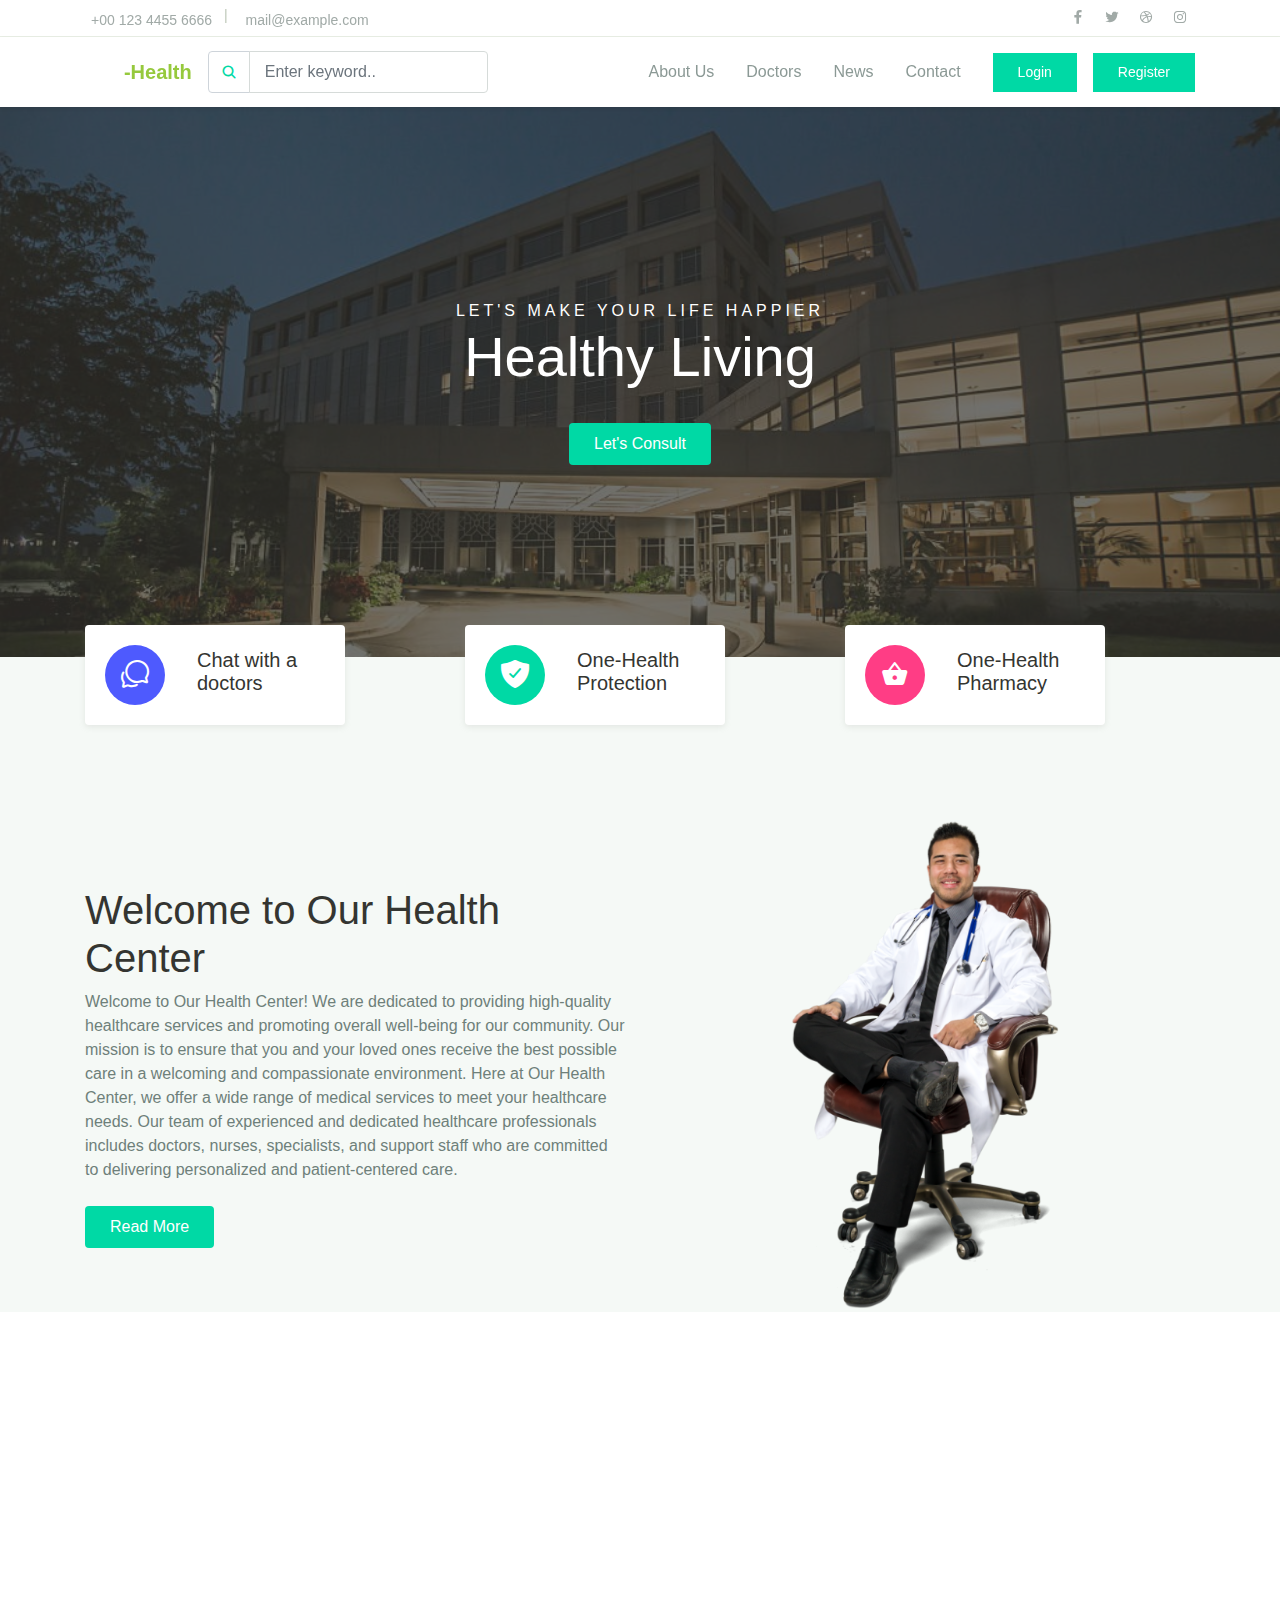
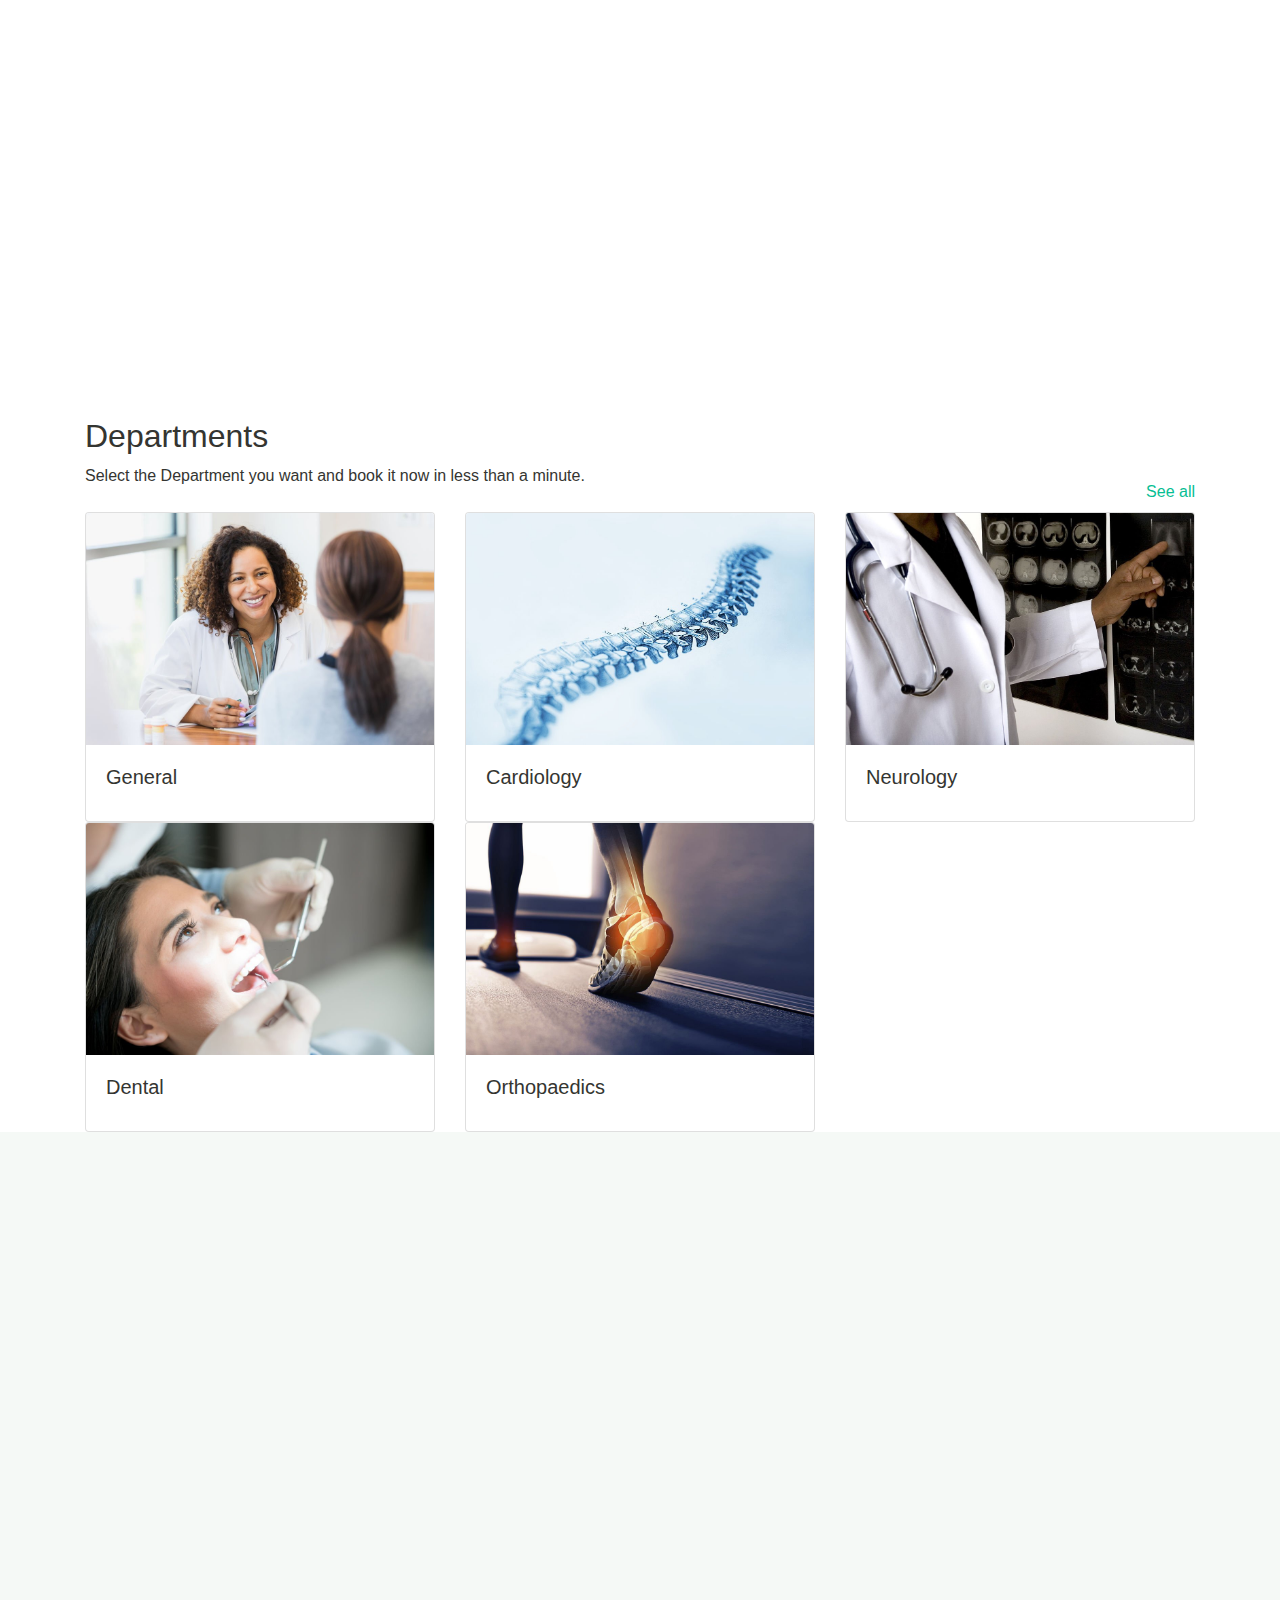
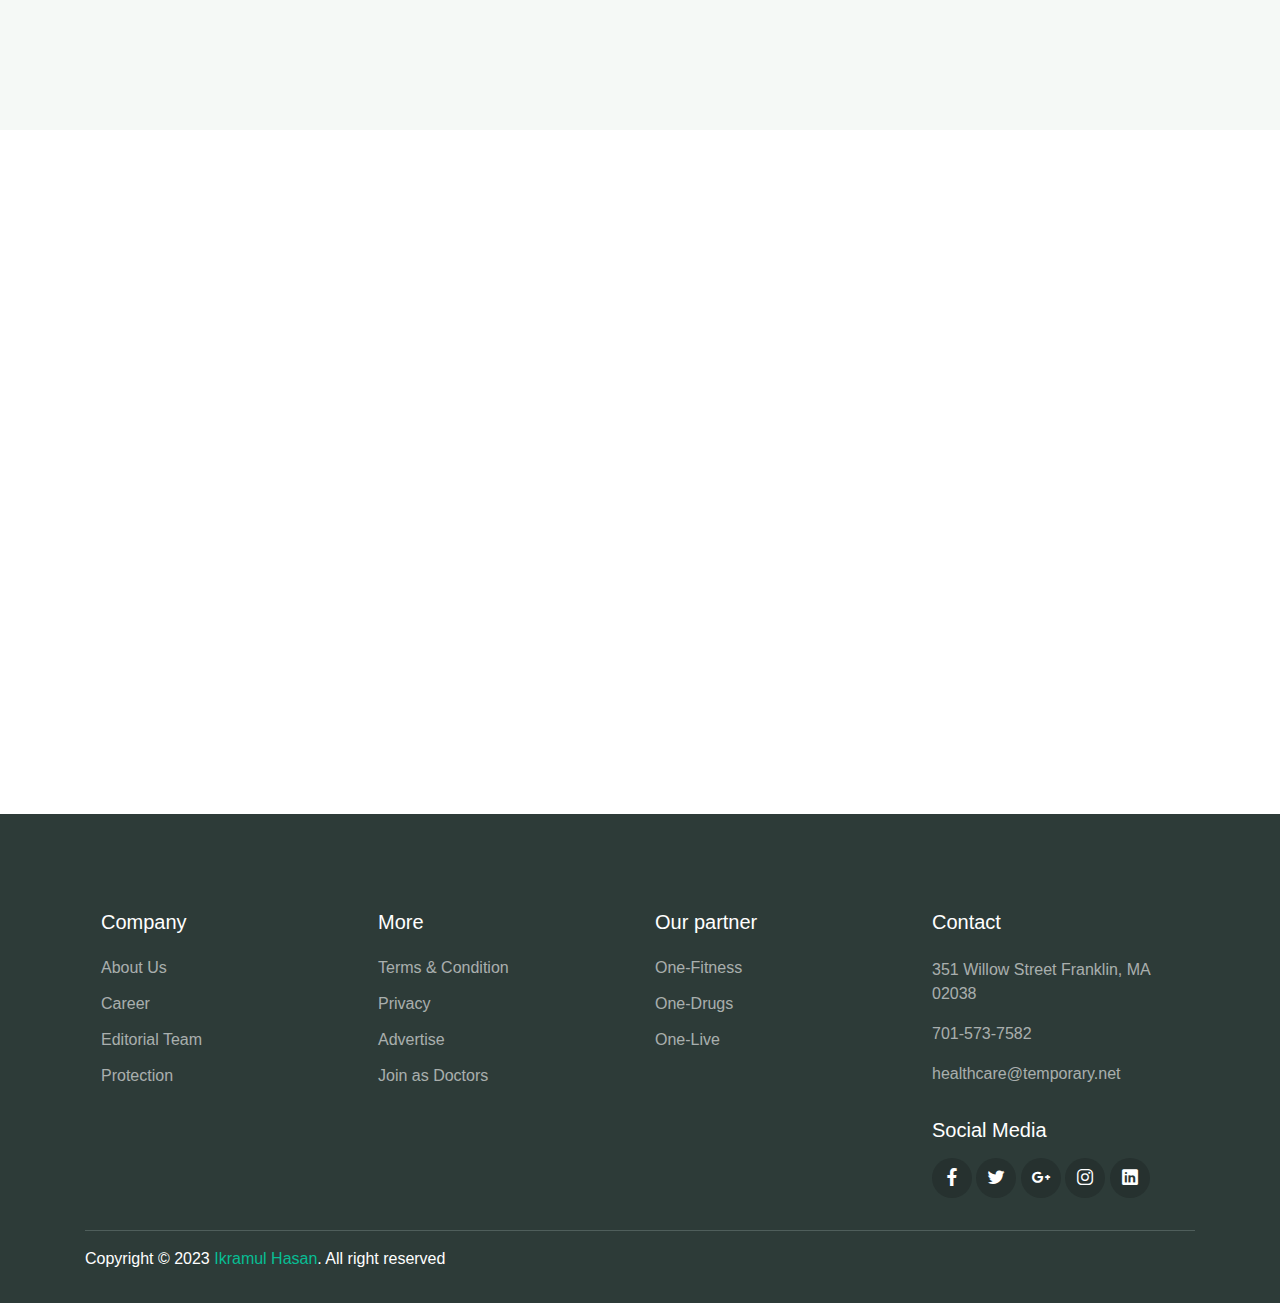
<file: html/index.html>
<!DOCTYPE html>
<html lang="en">

<head>
  <meta charset="UTF-8">
  <meta name="viewport" content="width=device-width, initial-scale=1.0">

  <meta http-equiv="X-UA-Compatible" content="ie=edge">

  <meta name="copyright" content="MACode ID, https://macodeid.com/">

  <title>One Health - Medical Center HTML5 Template</title>

  <link rel="stylesheet" href="../assets/css/maicons.css">

  <link rel="stylesheet" href="../assets/css/bootstrap.css">

  <link rel="stylesheet" href="../assets/vendor/owl-carousel/css/owl.carousel.css">

  <link rel="stylesheet" href="../assets/vendor/animate/animate.css">

  <link rel="stylesheet" href="../assets/css/theme.css">

  <!-- Extra Css -->
  <link rel="stylesheet" href="/assets/css/extra.css">

  <!-- Bootstrap -->
  <link href="https://cdn.jsdelivr.net/npm/bootstrap@5.3.1/dist/css/bootstrap.min.css"
    rel="stylesheet"
    integrity="sha384-4bw+/aepP/YC94hEpVNVgiZdgIC5+VKNBQNGCHeKRQN+PtmoHDEXuppvnDJzQIu9"
    crossorigin="anonymous">

  <!-- font-awesome -->
  <link rel="stylesheet"
    href="https://cdnjs.cloudflare.com/ajax/libs/font-awesome/6.4.2/css/all.min.css"
    integrity="sha512-z3gLpd7yknf1YoNbCzqRKc4qyor8gaKU1qmn+CShxbuBusANI9QpRohGBreCFkKxLhei6S9CQXFEbbKuqLg0DA=="
    crossorigin="anonymous" referrerpolicy="no-referrer" />
</head>

<body>

  <!-- Back to top button -->
  <div class="back-to-top"></div>

  <header class="sticky-top bg-black">
    <div class="topbar">
      <div class="container">
        <div class="row">
          <div class="col-sm-8 text-sm">
            <div class="site-info">
              <a href="#" style="text-decoration: none;"><span class="text-primary mail"><i
                    class="fa-solid fa-phone"></i></span>
                +00
                123 4455 6666</a>
              <span class="divider">|</span>
              <a href="#" style="text-decoration: none;"><span class="text-primary"><i
                    class="fa-solid fa-envelope"></i></span>
                mail@example.com</a>
            </div>
          </div>
          <div class="col-sm-4 text-right text-sm">
            <div class="social-mini-button">
              <a href="#"><span class="mai-logo-facebook-f"></span></a>
              <a href="#"><span class="mai-logo-twitter"></span></a>
              <a href="#"><span class="mai-logo-dribbble"></span></a>
              <a href="#"><span class="mai-logo-instagram"></span></a>
            </div>
          </div>
        </div> <!-- .row -->
      </div> <!-- .container -->
    </div> <!-- .topbar -->

    <nav class="navbar navbar-expand-lg navbar-light shadow-sm">
      <div class="container">
        <a class="navbar-brand" href="#"><span class="text-white">One</span><span
            class="text-success">-Health</span></a>

        <form action="#">
          <div class="input-group input-navbar">
            <div class="input-group-prepend">
              <span class="input-group-text" id="icon-addon1"><span
                  class="mai-search"></span></span>
            </div>
            <input type="text" class="form-control" placeholder="Enter keyword.."
              aria-label="Username" aria-describedby="icon-addon1">
          </div>
        </form>

        <button class="navbar-toggler" type="button" data-toggle="collapse"
          data-target="#navbarSupport" aria-controls="navbarSupport" aria-expanded="false"
          aria-label="Toggle navigation">
          <span class="navbar-toggler-icon"></span>
        </button>

        <div class="collapse navbar-collapse" id="navbarSupport">
          <ul class="navbar-nav ml-auto">
            <li class="nav-item active">
              <a class="nav-link" href="index.html">Home</a>
            </li>
            <li class="nav-item">
              <a class="nav-link" href="about.html">About Us</a>
            </li>
            <li class="nav-item">
              <a class="nav-link" href="doctors.html">Doctors</a>
            </li>
            <li class="nav-item">
              <a class="nav-link" href="blog.html">News</a>
            </li>
            <li class="nav-item">
              <a class="nav-link" href="contact.html">Contact</a>
            </li>
            <li class="nav-item">
              <a class="btn btn-primary ml-lg-3 rounded-0" href="#">Login</a>
            </li>
            <li class="nav-item">
              <a class="btn btn-primary ml-lg-3 rounded-0" href="#">Register</a>
            </li>
          </ul>
        </div> <!-- .navbar-collapse -->
      </div> <!-- .container -->
    </nav>
  </header>

  <div class="page-hero bg-image overlay-dark"
    style="background-image: url(../assets/img/bg_image_1.jpg);">
    <div class="hero-section">
      <div class="container text-center wow zoomIn">
        <span class="subhead">Let's make your life happier</span>
        <h1 class="display-4">Healthy Living</h1>
        <a href="#" class="btn btn-primary">Let's Consult</a>
      </div>
    </div>
  </div>


  <div class="bg-light">
    <div class="page-section py-3 mt-md-n5 custom-index">
      <div class="container">
        <div class="row justify-content-center">
          <div class="col-md-4 py-3 py-md-0">
            <div class="card-service wow fadeInUp">
              <div class="circle-shape bg-secondary text-white">
                <span class="mai-chatbubbles-outline"></span>
              </div>
              <p><span>Chat</span> with a doctors</p>
            </div>
          </div>
          <div class="col-md-4 py-3 py-md-0">
            <div class="card-service wow fadeInUp">
              <div class="circle-shape bg-primary text-white">
                <span class="mai-shield-checkmark"></span>
              </div>
              <p><span>One</span>-Health Protection</p>
            </div>
          </div>
          <div class="col-md-4 py-3 py-md-0">
            <div class="card-service wow fadeInUp">
              <div class="circle-shape bg-accent text-white">
                <span class="mai-basket"></span>
              </div>
              <p><span>One</span>-Health Pharmacy</p>
            </div>
          </div>
        </div>
      </div>
    </div> <!-- .page-section -->



    <div class="page-section pb-0">
      <div class="container">
        <div class="row align-items-center">
          <div class="col-lg-6 py-3 wow fadeInUp">
            <h1>Welcome to Our Health <br> Center</h1>
            <p class="text-grey mb-4">Welcome to Our Health Center! We are dedicated to providing
              high-quality healthcare services and promoting overall well-being for our community.
              Our mission is to ensure that you and your loved ones receive the best possible care
              in a welcoming and compassionate environment.

              Here at Our Health Center, we offer a wide range of medical services to meet your
              healthcare needs. Our team of experienced and dedicated healthcare professionals
              includes doctors, nurses, specialists, and support staff who are committed to
              delivering personalized and patient-centered care.</p>
            <a href="about.html" class="btn btn-primary">Read More</a>
          </div>
          <div class="col-lg-6 wow fadeInRight" data-wow-delay="400ms">
            <div class="img-place custom-img-1">
              <img src="../assets/img/bg-doctor.png" alt="">
            </div>
          </div>
        </div>
      </div>
    </div> <!-- .bg-light -->
  </div> <!-- .bg-light -->

  <div class="page-section">
    <div class="container">
      <h1 class="text-center mb-5 wow fadeInUp">Our Doctors</h1>

      <div class="owl-carousel wow fadeInUp" id="doctorSlideshow">
        <div class="item">
          <div class="card-doctor">
            <div class="header">
              <img src="../assets/img/doctors/doctor_1.jpg" alt="">
              <div class="meta">
                <a href="#"><span class="mai-call"></span></a>
                <a href="#"><span class="mai-logo-whatsapp"></span></a>
              </div>
            </div>
            <div class="body">
              <p class="text-xl mb-0">Dr. Maria Liburd</p>
              <span class="text-sm text-grey">Cardiology</span>
            </div>
          </div>
        </div>
        <div class="item">
          <div class="card-doctor">
            <div class="header">
              <img src="../assets/img/doctors/doctor_2.jpg" alt="">
              <div class="meta">
                <a href="#"><span class="mai-call"></span></a>
                <a href="#"><span class="mai-logo-whatsapp"></span></a>
              </div>
            </div>
            <div class="body">
              <p class="text-xl mb-0">Dr. Alexa Melvin</p>
              <span class="text-sm text-grey">Dental</span>
            </div>
          </div>
        </div>
        <div class="item">
          <div class="card-doctor">
            <div class="header">
              <img src="../assets/img/doctors/doctor_3.jpg" alt="">
              <div class="meta">
                <a href="#"><span class="mai-call"></span></a>
                <a href="#"><span class="mai-logo-whatsapp"></span></a>
              </div>
            </div>
            <div class="body">
              <p class="text-xl mb-0">Dr. Rebecca Steffany</p>
              <span class="text-sm text-grey">General Health</span>
            </div>
          </div>
        </div>
        <div class="item">
          <div class="card-doctor">
            <div class="header">
              <img src="../assets/img/doctors/doctor_4.jpg" alt="">
              <div class="meta">
                <a href="#"><span class="mai-call"></span></a>
                <a href="#"><span class="mai-logo-whatsapp"></span></a>
              </div>
            </div>
            <div class="body">
              <p class="text-xl mb-0">Dr. Fred Ishman</p>
              <span class="text-sm text-grey">Orthopaedics</span>
            </div>
          </div>
        </div>
        <div class="item">
          <div class="card-doctor">
            <div class="header">
              <img src="../assets/img/doctors/doctor_5.jpg" alt="">
              <div class="meta">
                <a href="#"><span class="mai-call"></span></a>
                <a href="#"><span class="mai-logo-whatsapp"></span></a>
              </div>
            </div>
            <div class="body">
              <p class="text-xl mb-0">Dr. Weston Laviero</p>
              <span class="text-sm text-grey">Neurology</span>
            </div>
          </div>
        </div>
      </div>
    </div>
  </div>



  <!-- new -->
  <div class="container ">
    <div class="d-flex justify-content-between align-items-end mb-2">

      <!-- home Title content -->
      <div>
        <h2>Departments</h2>
        <!-- home Title content -->
        <p>Select the Department you want and book it now in less than a minute.</p>
      </div>

      <!-- home Title content -->
      <div>
        <a href="http://themes.moses-clothing.com/Emantals/Departments"
          class="text-decoration-none">See all <i class="fa-solid fa-circle-arrow-right"></i></a>
      </div>
    </div>

    <!--  -->
    <div class="row row-cols-1 row-cols-md-3 g-4">

      <div class="col">
        <div class="card">
          <img src="../assets/img/departments/medicine.webp" class="card-img-top" alt="Medicine">
          <div class="card-body">
            <h5 class="card-title">General</h5>

          </div>
        </div>
      </div>
      <div class="col">
        <div class="card">
          <img src="../assets/img/departments/cardiology.webp" class="card-img-top" alt="Medicine">
          <div class="card-body">
            <h5 class="card-title">Cardiology</h5>

          </div>
        </div>
      </div>
      <div class="col">
        <div class="card">
          <img src="../assets/img/departments/neurology.webp" class="card-img-top" alt="Medicine">
          <div class="card-body">
            <h5 class="card-title">Neurology</h5>

          </div>
        </div>
      </div>

      <div class="col">
        <div class="card">
          <img src="../assets/img/departments/dental.webp" class="card-img-top" alt="Medicine">
          <div class="card-body">
            <h5 class="card-title">Dental</h5>

          </div>
        </div>
      </div>
      <div class="col">
        <div class="card">
          <img src="../assets/img/departments/orthopaedics.webp" class="card-img-top"
            alt="Medicine">
          <div class="card-body">
            <h5 class="card-title">Orthopaedics</h5>

          </div>
        </div>
      </div>
    </div>

  </div>



  <div class="page-section bg-light">
    <div class="container">
      <h1 class="text-center wow fadeInUp">Hospital News</h1>
      <div class="row mt-5">
        <div class="col-lg-4 py-2 wow zoomIn">
          <div class="card-blog">
            <div class="header">
              <div class="post-category">
                <a href="#">Covid19</a>
              </div>
              <a href="blog-details.html" class="post-thumb">
                <img src="../assets/img/blog/blog_1.jpg" alt="">
              </a>
            </div>
            <div class="body">
              <h5 class="post-title"><a href="blog-details.html">List of Countries without
                  Coronavirus case</a></h5>
              <div class="site-info">
                <div class="avatar mr-2">
                  <div class="avatar-img">
                    <img src="../assets/img/person/person_1.jpg" alt="">
                  </div>
                  <span>Roger Adams</span>
                </div>
                <span class="mai-time"></span> 1 week ago
              </div>
            </div>
          </div>
        </div>
        <div class="col-lg-4 py-2 wow zoomIn">
          <div class="card-blog">
            <div class="header">
              <div class="post-category">
                <a href="#">Covid19</a>
              </div>
              <a href="blog-details.html" class="post-thumb">
                <img src="../assets/img/blog/blog_2.jpg" alt="">
              </a>
            </div>
            <div class="body">
              <h5 class="post-title"><a href="blog-details.html">Recovery Room: News beyond the
                  pandemic</a></h5>
              <div class="site-info">
                <div class="avatar mr-2">
                  <div class="avatar-img">
                    <img src="../assets/img/person/person_1.jpg" alt="">
                  </div>
                  <span>Roger Adams</span>
                </div>
                <span class="mai-time"></span> 4 weeks ago
              </div>
            </div>
          </div>
        </div>
        <div class="col-lg-4 py-2 wow zoomIn">
          <div class="card-blog">
            <div class="header">
              <div class="post-category">
                <a href="#">Covid19</a>
              </div>
              <a href="blog-details.html" class="post-thumb">
                <img src="../assets/img/blog/blog_3.jpg" alt="">
              </a>
            </div>
            <div class="body">
              <h5 class="post-title"><a href="blog-details.html">What is the impact of eating too
                  much sugar?</a></h5>
              <div class="site-info">
                <div class="avatar mr-2">
                  <div class="avatar-img">
                    <img src="../assets/img/person/person_2.jpg" alt="">
                  </div>
                  <span>Diego Simmons</span>
                </div>
                <span class="mai-time"></span> 2 months ago
              </div>
            </div>
          </div>
        </div>

        <div class="col-12 text-center mt-4 wow zoomIn">
          <a href="blog.html" class="btn btn-primary">Read More</a>
        </div>

      </div>
    </div>
  </div> <!-- .page-section -->

  <div class="page-section">
    <div class="container">
      <h1 class="text-center wow fadeInUp">Make an Appointment</h1>

      <form class="main-form">
        <div class="row mt-5 ">
          <div class="col-12 col-sm-6 py-2 wow fadeInLeft">
            <input type="text" class="form-control" placeholder="Full name">
          </div>
          <div class="col-12 col-sm-6 py-2 wow fadeInRight">
            <input type="text" class="form-control" placeholder="Email address..">
          </div>
          <div class="col-12 col-sm-6 py-2 wow fadeInLeft" data-wow-delay="300ms">
            <input type="date" class="form-control">
          </div>
          <div class="col-12 col-sm-6 py-2 wow fadeInRight" data-wow-delay="300ms">
            <select name="departement" id="departement" class="custom-select">
              <option value="general">General Health</option>
              <option value="cardiology">Cardiology</option>
              <option value="dental">Dental</option>
              <option value="neurology">Neurology</option>
              <option value="orthopaedics">Orthopaedics</option>
            </select>
          </div>
          <div class="col-12 py-2 wow fadeInUp" data-wow-delay="300ms">
            <input type="text" class="form-control" placeholder="Number..">
          </div>
          <div class="col-12 py-2 wow fadeInUp" data-wow-delay="300ms">
            <textarea name="message" id="message" class="form-control" rows="6"
              placeholder="Enter message.."></textarea>
          </div>
        </div>

        <button type="submit" class="btn btn-primary mt-3 wow zoomIn">Submit Request</button>
      </form>
    </div>
  </div> <!-- .page-section -->



  <footer class="page-footer">
    <div class="container">
      <div class="row px-md-3">
        <div class="col-sm-6 col-lg-3 py-3">
          <h5>Company</h5>
          <ul class="footer-menu">
            <li><a href="#">About Us</a></li>
            <li><a href="#">Career</a></li>
            <li><a href="#">Editorial Team</a></li>
            <li><a href="#">Protection</a></li>
          </ul>
        </div>
        <div class="col-sm-6 col-lg-3 py-3">
          <h5>More</h5>
          <ul class="footer-menu">
            <li><a href="#">Terms & Condition</a></li>
            <li><a href="#">Privacy</a></li>
            <li><a href="#">Advertise</a></li>
            <li><a href="#">Join as Doctors</a></li>
          </ul>
        </div>
        <div class="col-sm-6 col-lg-3 py-3">
          <h5>Our partner</h5>
          <ul class="footer-menu">
            <li><a href="#">One-Fitness</a></li>
            <li><a href="#">One-Drugs</a></li>
            <li><a href="#">One-Live</a></li>
          </ul>
        </div>
        <div class="col-sm-6 col-lg-3 py-3">
          <h5>Contact</h5>
          <p class="footer-link mt-2">351 Willow Street Franklin, MA 02038</p>
          <a href="#" class="footer-link">701-573-7582</a>
          <a href="#" class="footer-link">healthcare@temporary.net</a>

          <h5 class="mt-3">Social Media</h5>
          <div class="footer-sosmed mt-3">
            <a href="#" target="_blank"><span class="mai-logo-facebook-f"></span></a>
            <a href="#" target="_blank"><span class="mai-logo-twitter"></span></a>
            <a href="#" target="_blank"><span class="mai-logo-google-plus-g"></span></a>
            <a href="#" target="_blank"><span class="mai-logo-instagram"></span></a>
            <a href="#" target="_blank"><span class="mai-logo-linkedin"></span></a>
          </div>
        </div>
      </div>

      <hr>

      <p id="copyright">Copyright &copy; 2023 <a href="https://www.linkedin.com/in/theikramulhasan/"
          target="_blank">Ikramul Hasan</a>. All right reserved</p>
    </div>
  </footer>

  <script src="../assets/js/jquery-3.5.1.min.js"></script>

  <script src="../assets/js/bootstrap.bundle.min.js"></script>

  <script src="../assets/vendor/owl-carousel/js/owl.carousel.min.js"></script>

  <script src="../assets/vendor/wow/wow.min.js"></script>

  <script src="../assets/js/theme.js"></script>

  <script src="https://cdn.jsdelivr.net/npm/bootstrap@5.3.1/dist/js/bootstrap.bundle.min.js"
    integrity="sha384-HwwvtgBNo3bZJJLYd8oVXjrBZt8cqVSpeBNS5n7C8IVInixGAoxmnlMuBnhbgrkm"
    crossorigin="anonymous"></script>
</body>

</html>
</file>
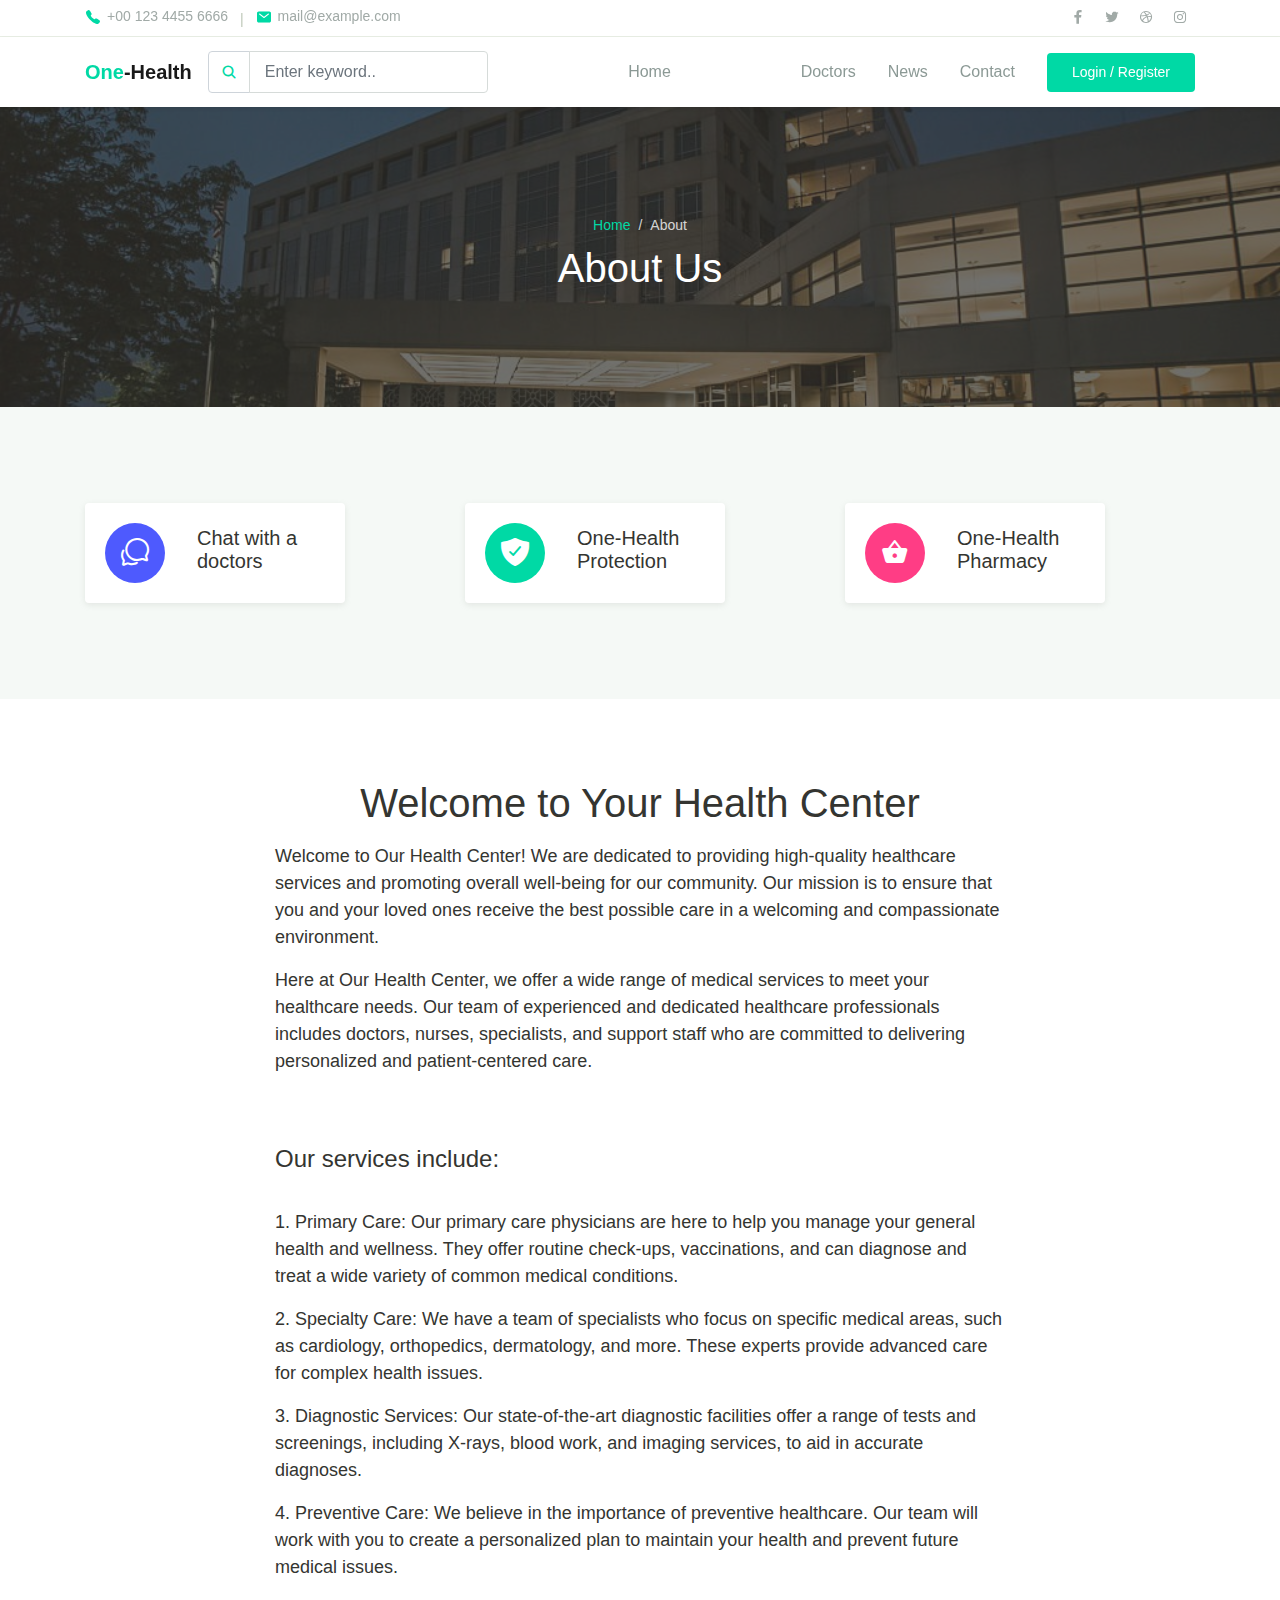
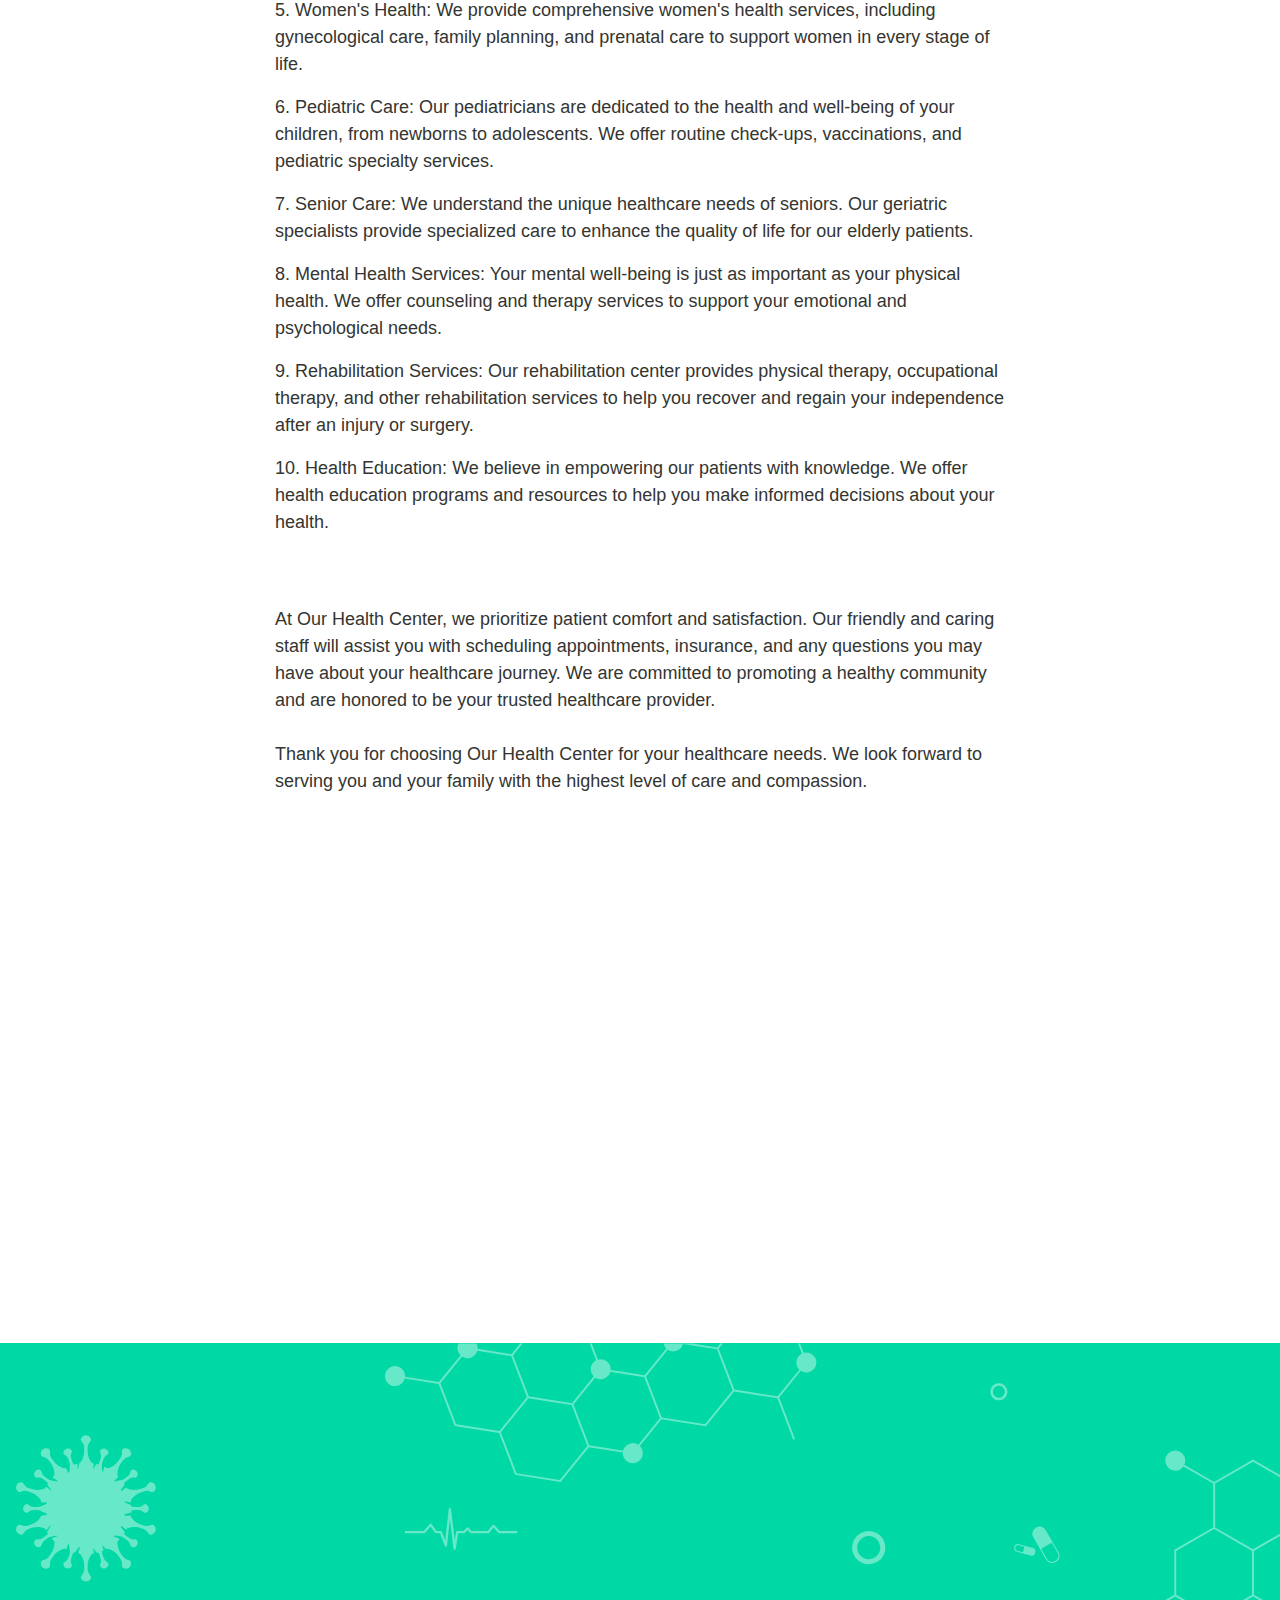
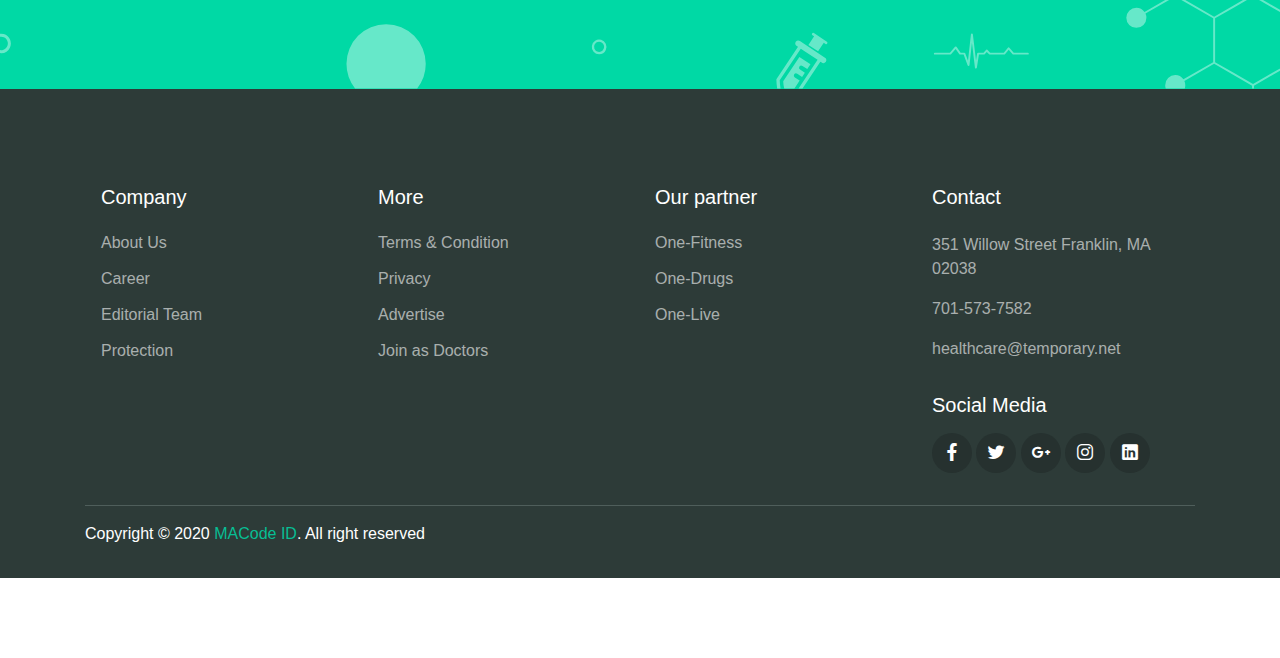
<file: html/about.html>
<!DOCTYPE html>
<html lang="en">

<head>
  <meta charset="UTF-8">
  <meta name="viewport" content="width=device-width, initial-scale=1.0">

  <meta http-equiv="X-UA-Compatible" content="ie=edge">

  <meta name="copyright" content="MACode ID, https://macodeid.com/">

  <title>One Health - Medical Center HTML5 Template</title>

  <link rel="stylesheet" href="../assets/css/maicons.css">

  <link rel="stylesheet" href="../assets/css/bootstrap.css">

  <link rel="stylesheet" href="../assets/vendor/owl-carousel/css/owl.carousel.css">

  <link rel="stylesheet" href="../assets/vendor/animate/animate.css">

  <link rel="stylesheet" href="../assets/css/theme.css">

  <!-- <link rel="stylesheet" href="/assets/extraCSS/fonts.css"> -->
  <!-- Google fonts/Montserrat -->
  <!-- <link rel="preconnect" href="https://fonts.googleapis.com">
  <link rel="preconnect" href="https://fonts.gstatic.com" crossorigin>
  <link
    href="https://fonts.googleapis.com/css2?family=Montserrat:wght@400;500;600;700&family=Oleo+Script:wght@700&display=swap"
    rel="stylesheet"> -->

  <!-- Bootstrap -->
  <link href="https://cdn.jsdelivr.net/npm/bootstrap@5.3.1/dist/css/bootstrap.min.css"
    rel="stylesheet"
    integrity="sha384-4bw+/aepP/YC94hEpVNVgiZdgIC5+VKNBQNGCHeKRQN+PtmoHDEXuppvnDJzQIu9"
    crossorigin="anonymous">
</head>

<body>

  <!-- Back to top button -->
  <div class="back-to-top"></div>

  <header class="sticky-top bg-black">
    <div class="topbar">
      <div class="container">
        <div class="row">
          <div class="col-sm-8 text-sm">
            <div class="site-info">
              <a href="#"><span class="mai-call text-primary"></span> +00 123 4455 6666</a>
              <span class="divider">|</span>
              <a href="#"><span class="mai-mail text-primary"></span> mail@example.com</a>
            </div>
          </div>
          <div class="col-sm-4 text-right text-sm">
            <div class="social-mini-button">
              <a href="#"><span class="mai-logo-facebook-f"></span></a>
              <a href="#"><span class="mai-logo-twitter"></span></a>
              <a href="#"><span class="mai-logo-dribbble"></span></a>
              <a href="#"><span class="mai-logo-instagram"></span></a>
            </div>
          </div>
        </div> <!-- .row -->
      </div> <!-- .container -->
    </div> <!-- .topbar -->

    <nav class="navbar navbar-expand-lg navbar-light shadow-sm">
      <div class="container">
        <a class="navbar-brand" href="#"><span class="text-primary">One</span>-Health</a>

        <form action="#">
          <div class="input-group input-navbar">
            <div class="input-group-prepend">
              <span class="input-group-text" id="icon-addon1"><span
                  class="mai-search"></span></span>
            </div>
            <input type="text" class="form-control" placeholder="Enter keyword.."
              aria-label="Username" aria-describedby="icon-addon1">
          </div>
        </form>

        <button class="navbar-toggler" type="button" data-toggle="collapse"
          data-target="#navbarSupport" aria-controls="navbarSupport" aria-expanded="false"
          aria-label="Toggle navigation">
          <span class="navbar-toggler-icon"></span>
        </button>

        <div class="collapse navbar-collapse" id="navbarSupport">
          <ul class="navbar-nav ml-auto">
            <li class="nav-item">
              <a class="nav-link" href="index.html">Home</a>
            </li>
            <li class="nav-item active">
              <a class="nav-link" href="about.html">About Us</a>
            </li>
            <li class="nav-item">
              <a class="nav-link" href="doctors.html">Doctors</a>
            </li>
            <li class="nav-item">
              <a class="nav-link" href="blog.html">News</a>
            </li>
            <li class="nav-item">
              <a class="nav-link" href="contact.html">Contact</a>
            </li>
            <li class="nav-item">
              <a class="btn btn-primary ml-lg-3" href="#">Login / Register</a>
            </li>
          </ul>
        </div> <!-- .navbar-collapse -->
      </div> <!-- .container -->
    </nav>
  </header>

  <div class="page-banner overlay-dark bg-image"
    style="background-image: url(../assets/img/bg_image_1.jpg);">
    <div class="banner-section">
      <div class="container text-center wow fadeInUp">
        <nav aria-label="Breadcrumb">
          <ol class="breadcrumb breadcrumb-dark bg-transparent justify-content-center py-0 mb-2">
            <li class="breadcrumb-item"><a href="index.html">Home</a></li>
            <li class="breadcrumb-item active" aria-current="page">About</li>
          </ol>
        </nav>
        <h1 class="font-weight-normal">About Us</h1>
      </div> <!-- .container -->
    </div> <!-- .banner-section -->
  </div> <!-- .page-banner -->

  <div class="page-section bg-light">
    <div class="container">
      <div class="row">
        <div class="col-md-4 py-3 wow zoomIn">
          <div class="card-service">
            <div class="circle-shape bg-secondary text-white">
              <span class="mai-chatbubbles-outline"></span>
            </div>
            <p><span>Chat</span> with a doctors</p>
          </div>
        </div>
        <div class="col-md-4 py-3 wow zoomIn">
          <div class="card-service">
            <div class="circle-shape bg-primary text-white">
              <span class="mai-shield-checkmark"></span>
            </div>
            <p><span>One</span>-Health Protection</p>
          </div>
        </div>
        <div class="col-md-4 py-3 wow zoomIn">
          <div class="card-service">
            <div class="circle-shape bg-accent text-white">
              <span class="mai-basket"></span>
            </div>
            <p><span>One</span>-Health Pharmacy</p>
          </div>
        </div>
      </div>
    </div>
  </div>

  <div class="page-section">
    <div class="container">
      <div class="row justify-content-center">
        <div class="col-lg-8 wow fadeInUp">
          <h1 class="text-center mb-3">Welcome to Your Health Center</h1>
          <div class="text-lg">
            <p>Welcome to Our Health Center! We are dedicated to providing high-quality healthcare
              services and promoting overall well-being for our community. Our mission is to ensure
              that you and your loved ones receive the best possible care in a welcoming and
              compassionate environment.

            <p> Here at Our Health Center, we offer a wide range of medical services to meet your
              healthcare needs. Our team of experienced and dedicated healthcare professionals
              includes doctors, nurses, specialists, and support staff who are committed to
              delivering personalized and patient-centered care.</p>

            <br><br>
            <h4>Our services include:</h4>
            <br>

            <p><span class="fw-semibold">1. Primary Care: </span>
              Our primary care physicians are here to help you manage your
              general health and wellness. They offer routine check-ups, vaccinations, and can
              diagnose and treat a wide variety of common medical conditions.
            </p>

            <p><span class="fw-semibold">2. Specialty Care: </span>
              We have a team of specialists who focus on specific medical
              areas, such as cardiology, orthopedics, dermatology, and more. These experts provide
              advanced care for complex health issues.
            </p>

            <p><span class="fw-semibold">3. Diagnostic Services: </span>
              Our state-of-the-art diagnostic facilities offer a range
              of tests and screenings, including X-rays, blood work, and imaging services, to aid in
              accurate diagnoses.
            </p>
            <p><span class="fw-semibold">4. Preventive Care: </span>
              We believe in the importance of preventive healthcare. Our
              team will work with you to create a personalized plan to maintain your health and
              prevent future medical issues.
            </p>
            <p><span class="fw-semibold">5. Women's Health: </span>
              We provide comprehensive women's health services, including
              gynecological care, family planning, and prenatal care to support women in every stage
              of life.
            </p>

            <p><span class="fw-semibold">6. Pediatric Care: </span>
              Our pediatricians are dedicated to the health and well-being of
              your children, from newborns to adolescents. We offer routine check-ups, vaccinations,
              and pediatric specialty services.
            </p>

            <p><span class="fw-semibold">7. Senior Care: </span>
              We understand the unique healthcare needs of seniors. Our
              geriatric specialists provide specialized care to enhance the quality of life for our
              elderly patients.
            </p>

            <p><span class="fw-semibold">8. Mental Health Services: </span>
              Your mental well-being is just as important as your
              physical health. We offer counseling and therapy services to support your emotional
              and psychological needs.
            </p>

            <p><span class="fw-semibold">9. Rehabilitation Services: </span>
              Our rehabilitation center provides physical therapy,
              occupational therapy, and other rehabilitation services to help you recover and regain
              your independence after an injury or surgery.
            </p>

            <p><span class="fw-semibold">10. Health Education: </span>
              We believe in empowering our patients with knowledge. We
              offer health education programs and resources to help you make informed decisions
              about your health.
            </p>

            <br><br>
            At Our Health Center, we prioritize patient comfort and satisfaction. Our friendly and
            caring staff will assist you with scheduling appointments, insurance, and any
            questions you may have about your healthcare journey. We are committed to promoting a
            healthy community and are honored to be your trusted healthcare provider.
            <br><br>
            Thank you for choosing Our Health Center for your healthcare needs. We look forward to
            serving you and your family with the highest level of care and compassion.
            </p>

          </div>
          <div class="col-lg-10 mt-5">
            <h1 class="text-center mb-5 wow fadeInUp">Our Doctors</h1>
            <div class="row justify-content-center">
              <div class="col-md-6 col-lg-4 wow zoomIn">
                <div class="card-doctor">
                  <div class="header">
                    <img src="../assets/img/doctors/doctor_1.jpg" alt="">
                    <div class="meta">
                      <a href="#"><span class="mai-call"></span></a>
                      <a href="#"><span class="mai-logo-whatsapp"></span></a>
                    </div>
                  </div>
                  <div class="body">
                    <p class="text-xl mb-0">Dr. Stein Albert</p>
                    <span class="text-sm text-grey">Cardiology</span>
                  </div>
                </div>
              </div>
              <div class="col-md-6 col-lg-4 wow zoomIn">
                <div class="card-doctor">
                  <div class="header">
                    <img src="../assets/img/doctors/doctor_2.jpg" alt="">
                    <div class="meta">
                      <a href="#"><span class="mai-call"></span></a>
                      <a href="#"><span class="mai-logo-whatsapp"></span></a>
                    </div>
                  </div>
                  <div class="body">
                    <p class="text-xl mb-0">Dr. Alexa Melvin</p>
                    <span class="text-sm text-grey">Dental</span>
                  </div>
                </div>
              </div>
              <div class="col-md-6 col-lg-4 wow zoomIn">
                <div class="card-doctor">
                  <div class="header">
                    <img src="../assets/img/doctors/doctor_3.jpg" alt="">
                    <div class="meta">
                      <a href="#"><span class="mai-call"></span></a>
                      <a href="#"><span class="mai-logo-whatsapp"></span></a>
                    </div>
                  </div>
                  <div class="body">
                    <p class="text-xl mb-0">Dr. Rebecca Steffany</p>
                    <span class="text-sm text-grey">General Health</span>
                  </div>
                </div>
              </div>

            </div>
          </div>
        </div>
      </div>
    </div>

    <div class="page-section banner-home bg-image"
      style="background-image: url(../assets/img/banner-pattern.svg);">
      <div class="container py-5 py-lg-0">
        <div class="row align-items-center">
          <div class="col-lg-4 wow zoomIn">
            <div class="img-banner d-none d-lg-block">
              <img src="../assets/img/mobile_app.png" alt="">
            </div>
          </div>
          <div class="col-lg-8 wow fadeInRight">
            <h1 class="font-weight-normal mb-3">Get easy access of all features using One Health
              Application</h1>
            <a href="#"><img src="../assets/img/google_play.svg" alt=""></a>
            <a href="#" class="ml-2"><img src="../assets/img/app_store.svg" alt=""></a>
          </div>
        </div>
      </div>
    </div> <!-- .banner-home -->

    <footer class="page-footer">
      <div class="container">
        <div class="row px-md-3">
          <div class="col-sm-6 col-lg-3 py-3">
            <h5>Company</h5>
            <ul class="footer-menu">
              <li><a href="#">About Us</a></li>
              <li><a href="#">Career</a></li>
              <li><a href="#">Editorial Team</a></li>
              <li><a href="#">Protection</a></li>
            </ul>
          </div>
          <div class="col-sm-6 col-lg-3 py-3">
            <h5>More</h5>
            <ul class="footer-menu">
              <li><a href="#">Terms & Condition</a></li>
              <li><a href="#">Privacy</a></li>
              <li><a href="#">Advertise</a></li>
              <li><a href="#">Join as Doctors</a></li>
            </ul>
          </div>
          <div class="col-sm-6 col-lg-3 py-3">
            <h5>Our partner</h5>
            <ul class="footer-menu">
              <li><a href="#">One-Fitness</a></li>
              <li><a href="#">One-Drugs</a></li>
              <li><a href="#">One-Live</a></li>
            </ul>
          </div>
          <div class="col-sm-6 col-lg-3 py-3">
            <h5>Contact</h5>
            <p class="footer-link mt-2">351 Willow Street Franklin, MA 02038</p>
            <a href="#" class="footer-link">701-573-7582</a>
            <a href="#" class="footer-link">healthcare@temporary.net</a>

            <h5 class="mt-3">Social Media</h5>
            <div class="footer-sosmed mt-3">
              <a href="#" target="_blank"><span class="mai-logo-facebook-f"></span></a>
              <a href="#" target="_blank"><span class="mai-logo-twitter"></span></a>
              <a href="#" target="_blank"><span class="mai-logo-google-plus-g"></span></a>
              <a href="#" target="_blank"><span class="mai-logo-instagram"></span></a>
              <a href="#" target="_blank"><span class="mai-logo-linkedin"></span></a>
            </div>
          </div>
        </div>

        <hr>

        <p id="copyright">Copyright &copy; 2020 <a href="https://macodeid.com/"
            target="_blank">MACode
            ID</a>. All right reserved</p>
      </div>
    </footer>

    <script src="../assets/js/jquery-3.5.1.min.js"></script>

    <script src="../assets/js/bootstrap.bundle.min.js"></script>

    <script src="../assets/vendor/owl-carousel/js/owl.carousel.min.js"></script>

    <script src="../assets/vendor/wow/wow.min.js"></script>

    <script src="../assets/js/theme.js"></script>

</body>

</html>
</file>
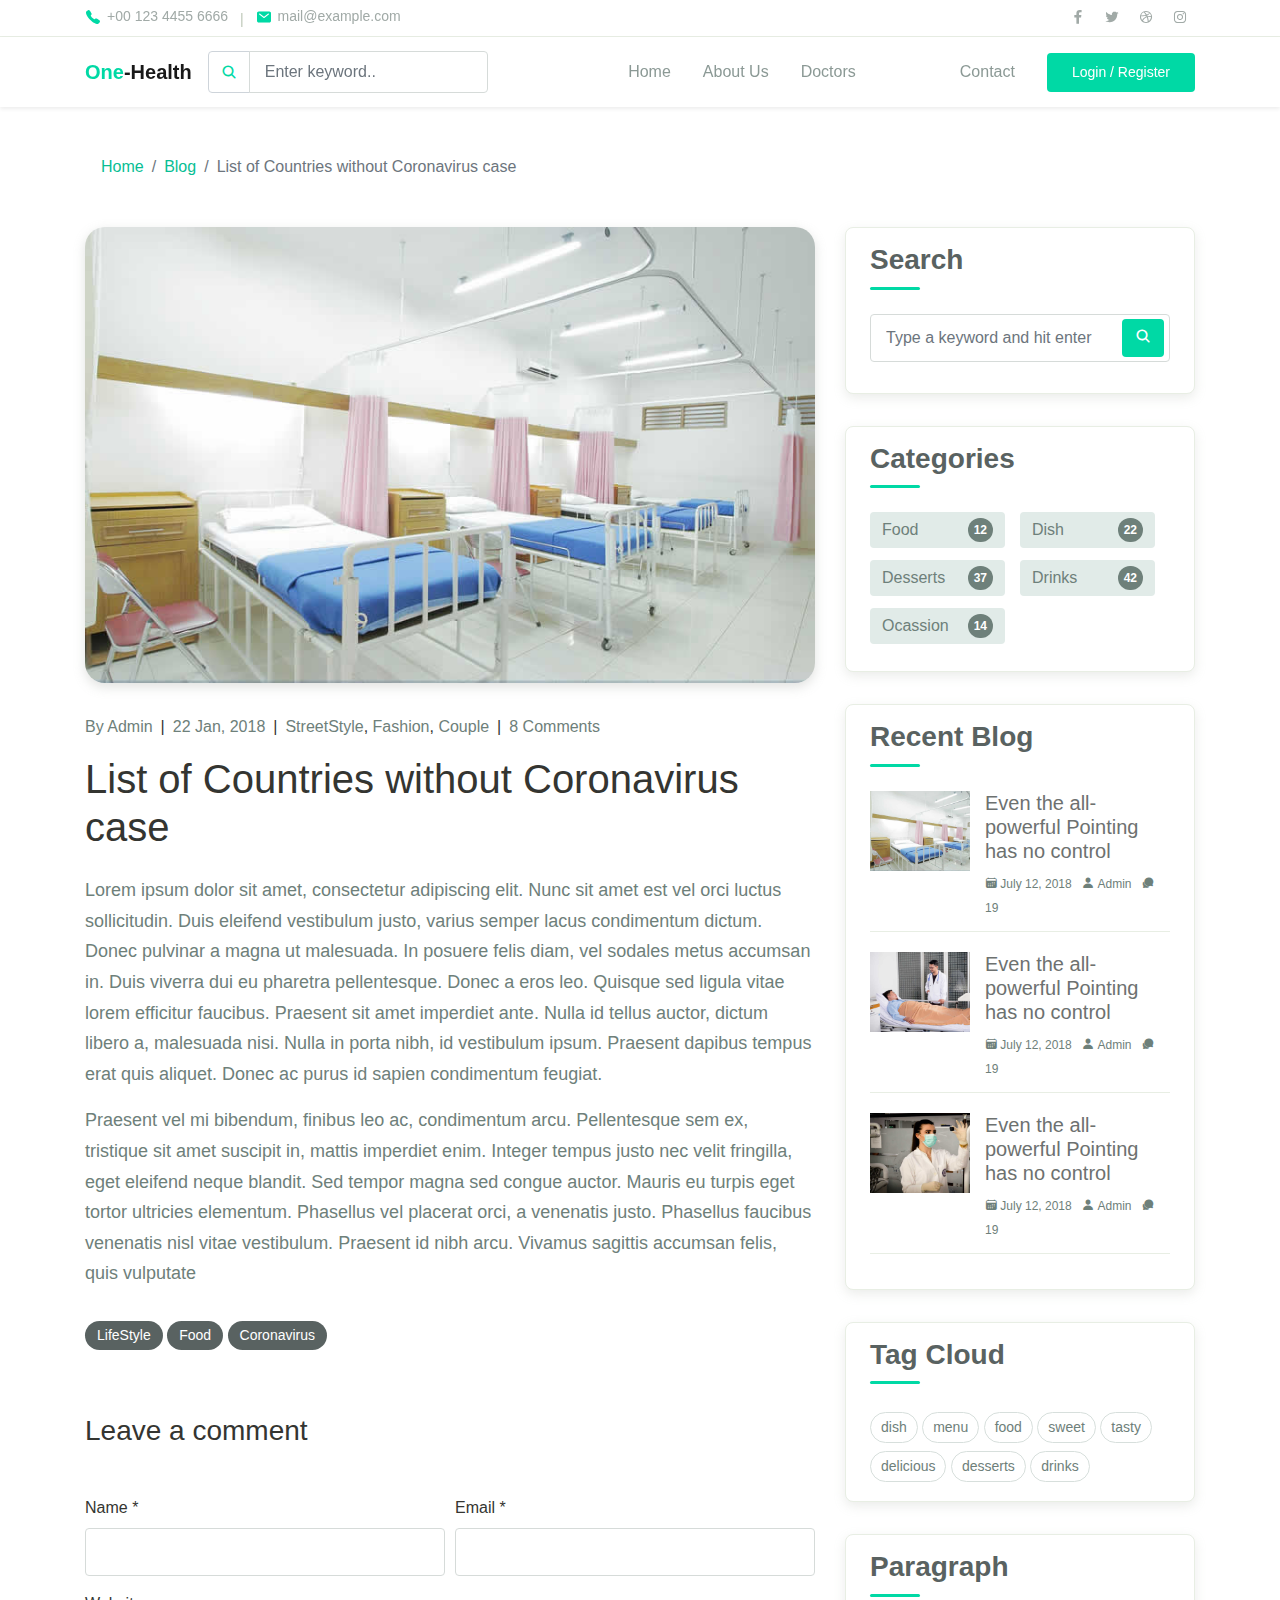
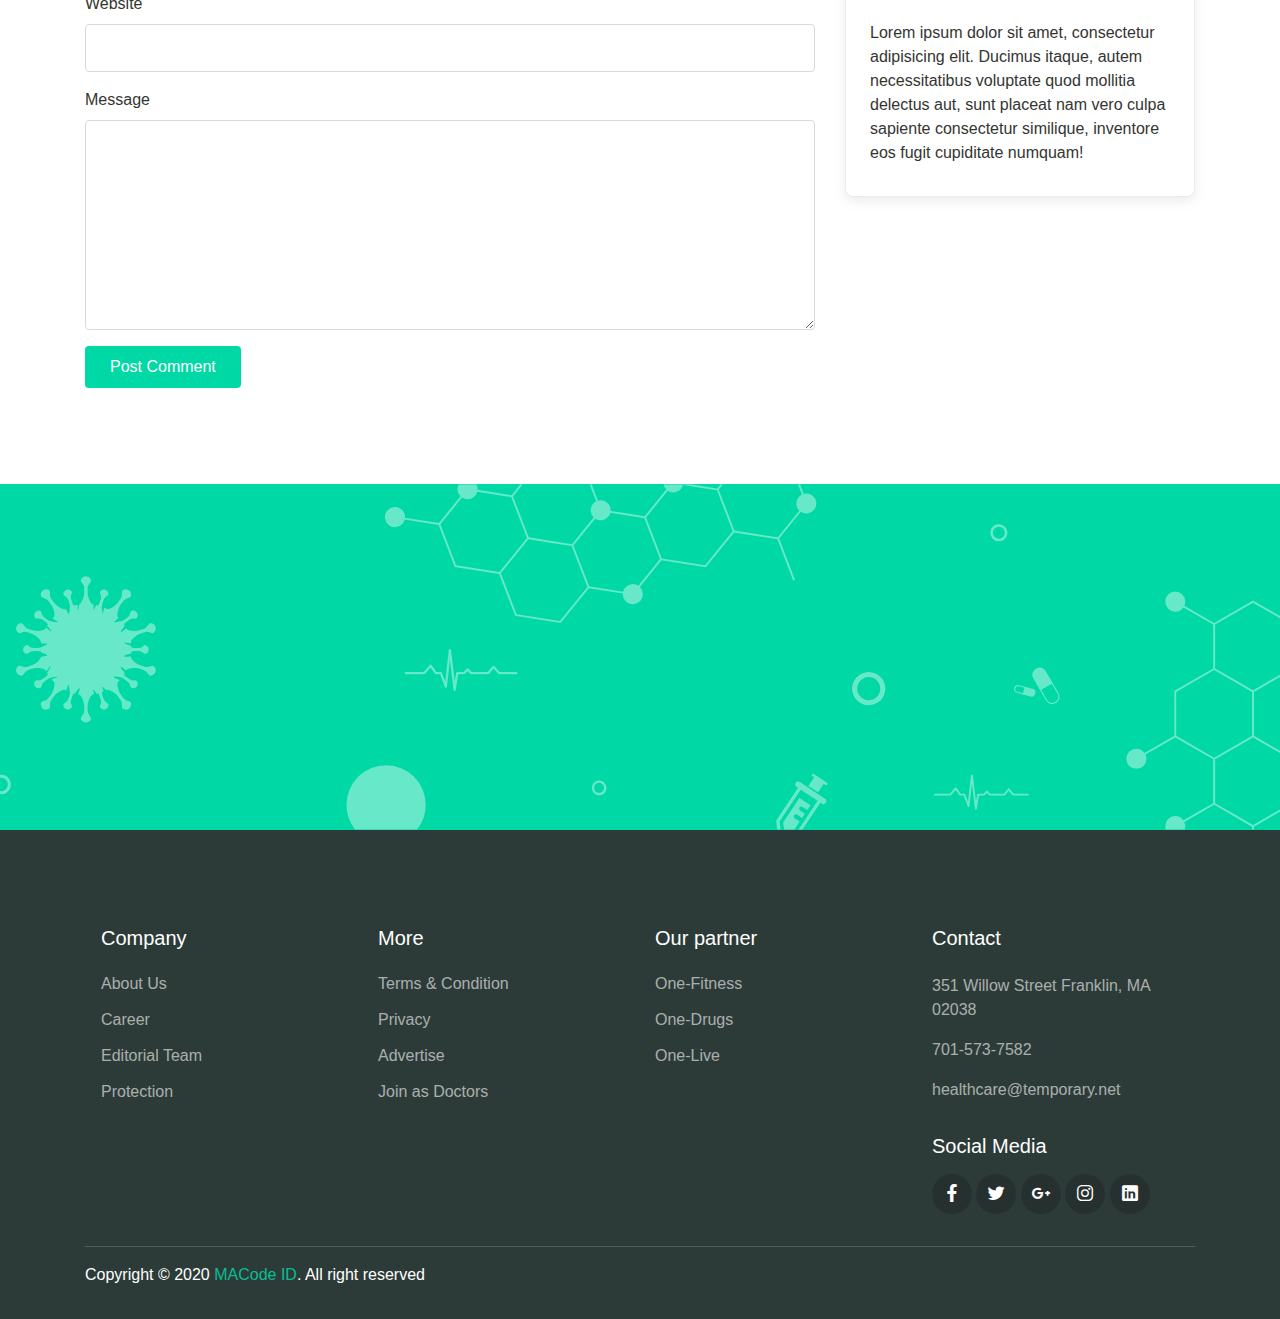
<file: html/blog-details.html>
<!DOCTYPE html>
<html lang="en">

<head>
  <meta charset="UTF-8">
  <meta name="viewport" content="width=device-width, initial-scale=1.0">

  <meta http-equiv="X-UA-Compatible" content="ie=edge">

  <meta name="copyright" content="MACode ID, https://macodeid.com/">

  <title>One Health - Medical Center HTML5 Template</title>

  <link rel="stylesheet" href="../assets/css/maicons.css">

  <link rel="stylesheet" href="../assets/css/bootstrap.css">

  <link rel="stylesheet" href="../assets/vendor/owl-carousel/css/owl.carousel.css">

  <link rel="stylesheet" href="../assets/vendor/animate/animate.css">

  <link rel="stylesheet" href="../assets/css/theme.css">


  <!-- Bootstrap -->
  <link href="https://cdn.jsdelivr.net/npm/bootstrap@5.3.1/dist/css/bootstrap.min.css"
    rel="stylesheet"
    integrity="sha384-4bw+/aepP/YC94hEpVNVgiZdgIC5+VKNBQNGCHeKRQN+PtmoHDEXuppvnDJzQIu9"
    crossorigin="anonymous">
</head>

<body>

  <!-- Back to top button -->
  <div class="back-to-top"></div>

  <header class="sticky-top bg-black">
    <div class="topbar">
      <div class="container">
        <div class="row">
          <div class="col-sm-8 text-sm">
            <div class="site-info">
              <a href="#"><span class="mai-call text-primary"></span> +00 123 4455 6666</a>
              <span class="divider">|</span>
              <a href="#"><span class="mai-mail text-primary"></span> mail@example.com</a>
            </div>
          </div>
          <div class="col-sm-4 text-right text-sm">
            <div class="social-mini-button">
              <a href="#"><span class="mai-logo-facebook-f"></span></a>
              <a href="#"><span class="mai-logo-twitter"></span></a>
              <a href="#"><span class="mai-logo-dribbble"></span></a>
              <a href="#"><span class="mai-logo-instagram"></span></a>
            </div>
          </div>
        </div> <!-- .row -->
      </div> <!-- .container -->
    </div> <!-- .topbar -->

    <nav class="navbar navbar-expand-lg navbar-light shadow-sm">
      <div class="container">
        <a class="navbar-brand" href="#"><span class="text-primary">One</span>-Health</a>

        <form action="#">
          <div class="input-group input-navbar">
            <div class="input-group-prepend">
              <span class="input-group-text" id="icon-addon1"><span
                  class="mai-search"></span></span>
            </div>
            <input type="text" class="form-control" placeholder="Enter keyword.."
              aria-label="Username" aria-describedby="icon-addon1">
          </div>
        </form>

        <button class="navbar-toggler" type="button" data-toggle="collapse"
          data-target="#navbarSupport" aria-controls="navbarSupport" aria-expanded="false"
          aria-label="Toggle navigation">
          <span class="navbar-toggler-icon"></span>
        </button>

        <div class="collapse navbar-collapse" id="navbarSupport">
          <ul class="navbar-nav ml-auto">
            <li class="nav-item">
              <a class="nav-link" href="index.html">Home</a>
            </li>
            <li class="nav-item">
              <a class="nav-link" href="about.html">About Us</a>
            </li>
            <li class="nav-item">
              <a class="nav-link" href="doctors.html">Doctors</a>
            </li>
            <li class="nav-item active">
              <a class="nav-link" href="blog.html">News</a>
            </li>
            <li class="nav-item">
              <a class="nav-link" href="contact.html">Contact</a>
            </li>
            <li class="nav-item">
              <a class="btn btn-primary ml-lg-3" href="#">Login / Register</a>
            </li>
          </ul>
        </div> <!-- .navbar-collapse -->
      </div> <!-- .container -->
    </nav>
  </header>

  <div class="page-section pt-5">
    <div class="container">
      <div class="row">
        <div class="col-lg-8">
          <nav aria-label="Breadcrumb">
            <ol class="breadcrumb bg-transparent py-0 mb-5">
              <li class="breadcrumb-item"><a href="index.html">Home</a></li>
              <li class="breadcrumb-item"><a href="blog.html">Blog</a></li>
              <li class="breadcrumb-item active" aria-current="page">List of Countries without
                Coronavirus case</li>
            </ol>
          </nav>
        </div>
      </div> <!-- .row -->

      <div class="row">
        <div class="col-lg-8">
          <article class="blog-details">
            <div class="post-thumb">
              <img src="../assets/img/blog/blog_1.jpg" alt="">
            </div>
            <div class="post-meta">
              <div class="post-author">
                <span class="text-grey">By</span> <a href="#">Admin</a>
              </div>
              <span class="divider">|</span>
              <div class="post-date">
                <a href="#">22 Jan, 2018</a>
              </div>
              <span class="divider">|</span>
              <div>
                <a href="#">StreetStyle</a>, <a href="#">Fashion</a>, <a href="#">Couple</a>
              </div>
              <span class="divider">|</span>
              <div class="post-comment-count">
                <a href="#">8 Comments</a>
              </div>
            </div>
            <h2 class="post-title h1">List of Countries without Coronavirus case</h2>
            <div class="post-content">
              <p>Lorem ipsum dolor sit amet, consectetur adipiscing elit. Nunc sit amet est vel orci
                luctus sollicitudin. Duis eleifend vestibulum justo, varius semper lacus condimentum
                dictum. Donec pulvinar a magna ut malesuada. In posuere felis diam, vel sodales
                metus accumsan in. Duis viverra dui eu pharetra pellentesque. Donec a eros leo.
                Quisque sed ligula vitae lorem efficitur faucibus. Praesent sit amet imperdiet ante.
                Nulla id tellus auctor, dictum libero a, malesuada nisi. Nulla in porta nibh, id
                vestibulum ipsum. Praesent dapibus tempus erat quis aliquet. Donec ac purus id
                sapien condimentum feugiat.</p>

              <p>Praesent vel mi bibendum, finibus leo ac, condimentum arcu. Pellentesque sem ex,
                tristique sit amet suscipit in, mattis imperdiet enim. Integer tempus justo nec
                velit fringilla, eget eleifend neque blandit. Sed tempor magna sed congue auctor.
                Mauris eu turpis eget tortor ultricies elementum. Phasellus vel placerat orci, a
                venenatis justo. Phasellus faucibus venenatis nisl vitae vestibulum. Praesent id
                nibh arcu. Vivamus sagittis accumsan felis, quis vulputate</p>
            </div>
            <div class="post-tags">
              <a href="#" class="tag-link">LifeStyle</a>
              <a href="#" class="tag-link">Food</a>
              <a href="#" class="tag-link">Coronavirus</a>
            </div>
          </article> <!-- .blog-details -->

          <div class="comment-form-wrap pt-5">
            <h3 class="mb-5">Leave a comment</h3>
            <form action="#" class="">
              <div class="form-row form-group">
                <div class="col-md-6">
                  <label for="name">Name *</label>
                  <input type="text" class="form-control" id="name">
                </div>
                <div class="col-md-6">
                  <label for="email">Email *</label>
                  <input type="email" class="form-control" id="email">
                </div>
              </div>
              <div class="form-group">
                <label for="website">Website</label>
                <input type="url" class="form-control" id="website">
              </div>

              <div class="form-group">
                <label for="message">Message</label>
                <textarea name="msg" id="message" cols="30" rows="8"
                  class="form-control"></textarea>
              </div>
              <div class="form-group">
                <input type="submit" value="Post Comment" class="btn btn-primary">
              </div>

            </form>
          </div>
        </div>
        <div class="col-lg-4">
          <div class="sidebar">
            <div class="sidebar-block">
              <h3 class="sidebar-title">Search</h3>
              <form action="#" class="search-form">
                <div class="form-group">
                  <input type="text" class="form-control"
                    placeholder="Type a keyword and hit enter">
                  <button type="submit" class="btn"><span class="icon mai-search"></span></button>
                </div>
              </form>
            </div>
            <div class="sidebar-block">
              <h3 class="sidebar-title">Categories</h3>
              <ul class="categories">
                <li><a href="#">Food <span>12</span></a></li>
                <li><a href="#">Dish <span>22</span></a></li>
                <li><a href="#">Desserts <span>37</span></a></li>
                <li><a href="#">Drinks <span>42</span></a></li>
                <li><a href="#">Ocassion <span>14</span></a></li>
              </ul>
            </div>

            <div class="sidebar-block">
              <h3 class="sidebar-title">Recent Blog</h3>
              <div class="blog-item">
                <a class="post-thumb" href="">
                  <img src="../assets/img/blog/blog_1.jpg" alt="">
                </a>
                <div class="content">
                  <h5 class="post-title"><a href="#">Even the all-powerful Pointing has no
                      control</a></h5>
                  <div class="meta">
                    <a href="#"><span class="mai-calendar"></span> July 12, 2018</a>
                    <a href="#"><span class="mai-person"></span> Admin</a>
                    <a href="#"><span class="mai-chatbubbles"></span> 19</a>
                  </div>
                </div>
              </div>
              <div class="blog-item">
                <a class="post-thumb" href="">
                  <img src="../assets/img/blog/blog_2.jpg" alt="">
                </a>
                <div class="content">
                  <h5 class="post-title"><a href="#">Even the all-powerful Pointing has no
                      control</a></h5>
                  <div class="meta">
                    <a href="#"><span class="mai-calendar"></span> July 12, 2018</a>
                    <a href="#"><span class="mai-person"></span> Admin</a>
                    <a href="#"><span class="mai-chatbubbles"></span> 19</a>
                  </div>
                </div>
              </div>
              <div class="blog-item">
                <a class="post-thumb" href="">
                  <img src="../assets/img/blog/blog_3.jpg" alt="">
                </a>
                <div class="content">
                  <h5 class="post-title"><a href="#">Even the all-powerful Pointing has no
                      control</a></h5>
                  <div class="meta">
                    <a href="#"><span class="mai-calendar"></span> July 12, 2018</a>
                    <a href="#"><span class="mai-person"></span> Admin</a>
                    <a href="#"><span class="mai-chatbubbles"></span> 19</a>
                  </div>
                </div>
              </div>
            </div>

            <div class="sidebar-block">
              <h3 class="sidebar-title">Tag Cloud</h3>
              <div class="tagcloud">
                <a href="#" class="tag-cloud-link">dish</a>
                <a href="#" class="tag-cloud-link">menu</a>
                <a href="#" class="tag-cloud-link">food</a>
                <a href="#" class="tag-cloud-link">sweet</a>
                <a href="#" class="tag-cloud-link">tasty</a>
                <a href="#" class="tag-cloud-link">delicious</a>
                <a href="#" class="tag-cloud-link">desserts</a>
                <a href="#" class="tag-cloud-link">drinks</a>
              </div>
            </div>

            <div class="sidebar-block">
              <h3 class="sidebar-title">Paragraph</h3>
              <p>Lorem ipsum dolor sit amet, consectetur adipisicing elit. Ducimus itaque, autem
                necessitatibus voluptate quod mollitia delectus aut, sunt placeat nam vero culpa
                sapiente consectetur similique, inventore eos fugit cupiditate numquam!</p>
            </div>
          </div>
        </div>
      </div> <!-- .row -->
    </div> <!-- .container -->
  </div> <!-- .page-section -->

  <div class="page-section banner-home bg-image"
    style="background-image: url(../assets/img/banner-pattern.svg);">
    <div class="container py-5 py-lg-0">
      <div class="row align-items-center">
        <div class="col-lg-4 wow zoomIn">
          <div class="img-banner d-none d-lg-block">
            <img src="../assets/img/mobile_app.png" alt="">
          </div>
        </div>
        <div class="col-lg-8 wow fadeInRight">
          <h1 class="font-weight-normal mb-3">Get easy access of all features using One Health
            Application</h1>
          <a href="#"><img src="../assets/img/google_play.svg" alt=""></a>
          <a href="#" class="ml-2"><img src="../assets/img/app_store.svg" alt=""></a>
        </div>
      </div> <!-- .row -->
    </div> <!-- .container -->
  </div> <!-- .banner-home -->

  <footer class="page-footer">
    <div class="container">
      <div class="row px-md-3">
        <div class="col-sm-6 col-lg-3 py-3">
          <h5>Company</h5>
          <ul class="footer-menu">
            <li><a href="#">About Us</a></li>
            <li><a href="#">Career</a></li>
            <li><a href="#">Editorial Team</a></li>
            <li><a href="#">Protection</a></li>
          </ul>
        </div>
        <div class="col-sm-6 col-lg-3 py-3">
          <h5>More</h5>
          <ul class="footer-menu">
            <li><a href="#">Terms & Condition</a></li>
            <li><a href="#">Privacy</a></li>
            <li><a href="#">Advertise</a></li>
            <li><a href="#">Join as Doctors</a></li>
          </ul>
        </div>
        <div class="col-sm-6 col-lg-3 py-3">
          <h5>Our partner</h5>
          <ul class="footer-menu">
            <li><a href="#">One-Fitness</a></li>
            <li><a href="#">One-Drugs</a></li>
            <li><a href="#">One-Live</a></li>
          </ul>
        </div>
        <div class="col-sm-6 col-lg-3 py-3">
          <h5>Contact</h5>
          <p class="footer-link mt-2">351 Willow Street Franklin, MA 02038</p>
          <a href="#" class="footer-link">701-573-7582</a>
          <a href="#" class="footer-link">healthcare@temporary.net</a>

          <h5 class="mt-3">Social Media</h5>
          <div class="footer-sosmed mt-3">
            <a href="#" target="_blank"><span class="mai-logo-facebook-f"></span></a>
            <a href="#" target="_blank"><span class="mai-logo-twitter"></span></a>
            <a href="#" target="_blank"><span class="mai-logo-google-plus-g"></span></a>
            <a href="#" target="_blank"><span class="mai-logo-instagram"></span></a>
            <a href="#" target="_blank"><span class="mai-logo-linkedin"></span></a>
          </div>
        </div>
      </div>

      <hr>

      <p id="copyright">Copyright &copy; 2020 <a href="https://macodeid.com/" target="_blank">MACode
          ID</a>. All right reserved</p>
    </div> <!-- .container -->
  </footer> <!-- .page-footer -->

  <script src="../assets/js/jquery-3.5.1.min.js"></script>

  <script src="../assets/js/bootstrap.bundle.min.js"></script>

  <script src="../assets/vendor/owl-carousel/js/owl.carousel.min.js"></script>

  <script src="../assets/vendor/wow/wow.min.js"></script>

  <script src="../assets/js/theme.js"></script>

</body>

</html>
</file>
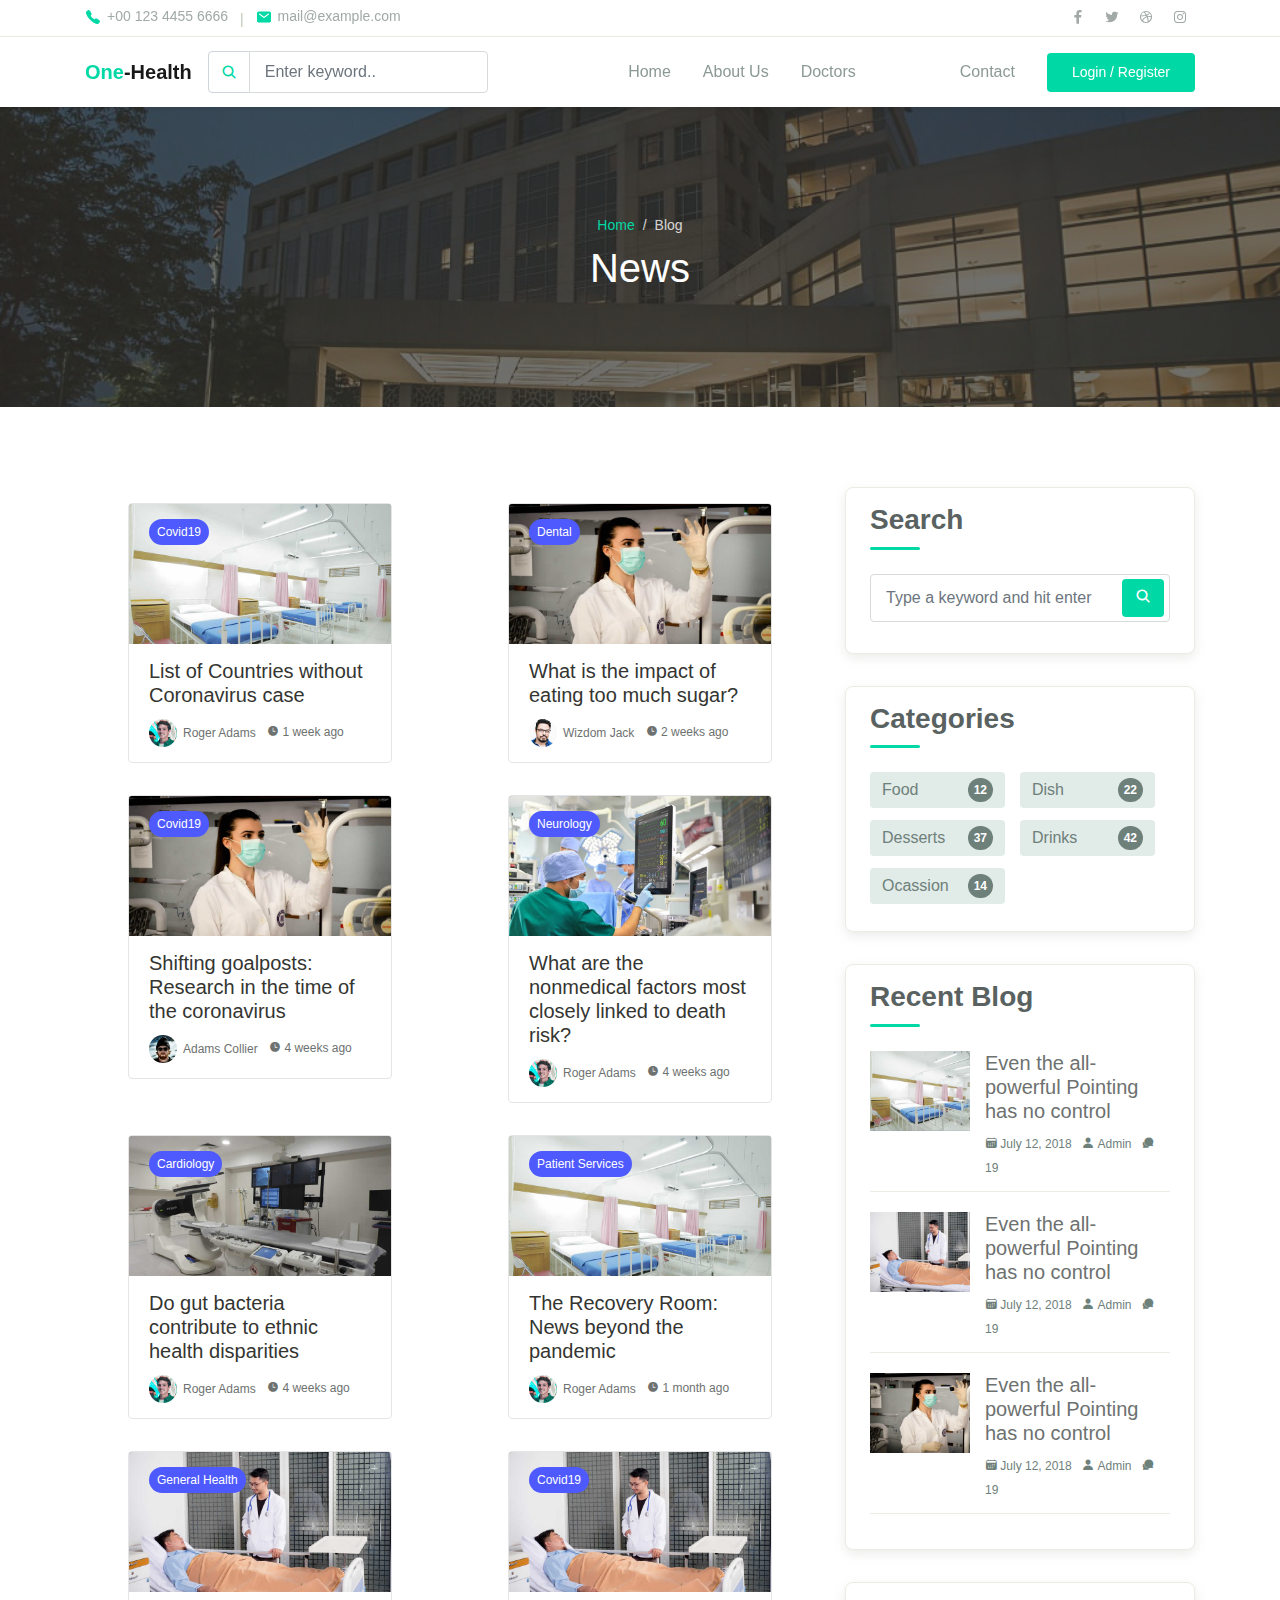
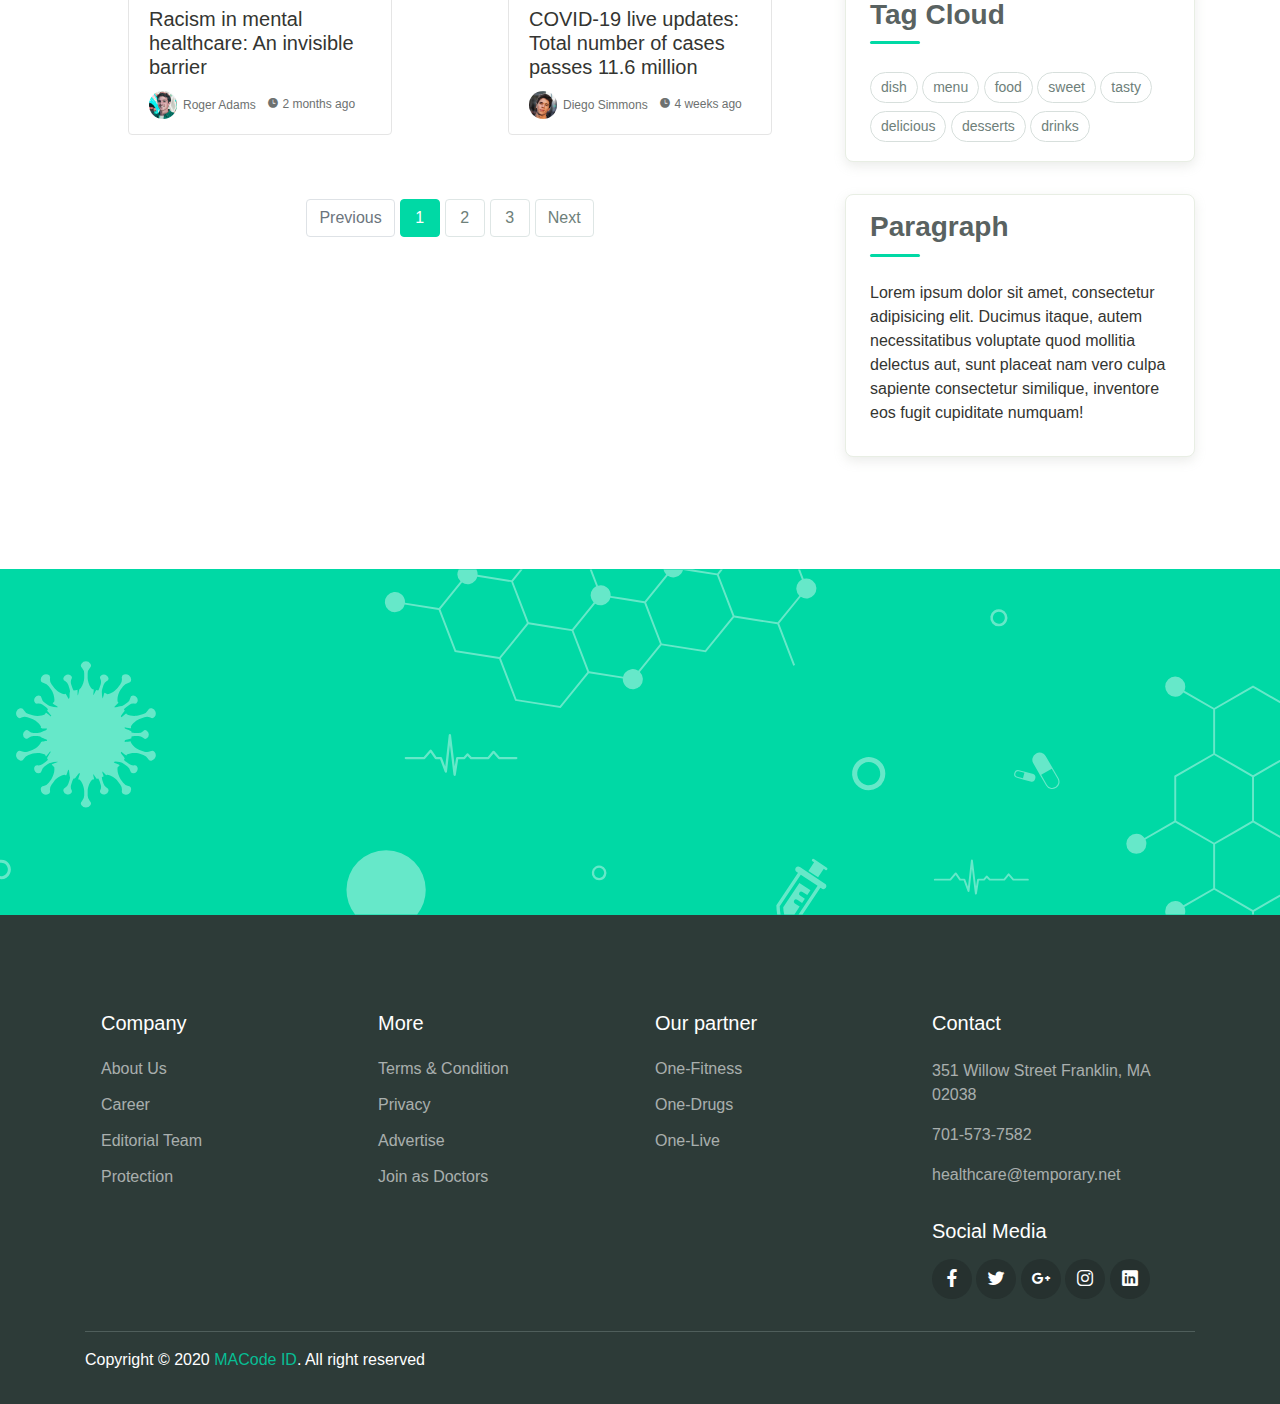
<file: html/blog.html>
<!DOCTYPE html>
<html lang="en">

<head>
  <meta charset="UTF-8">
  <meta name="viewport" content="width=device-width, initial-scale=1.0">

  <meta http-equiv="X-UA-Compatible" content="ie=edge">

  <meta name="copyright" content="MACode ID, https://macodeid.com/">

  <title>One Health - Medical Center HTML5 Template</title>

  <link rel="stylesheet" href="../assets/css/maicons.css">

  <link rel="stylesheet" href="../assets/css/bootstrap.css">

  <link rel="stylesheet" href="../assets/vendor/owl-carousel/css/owl.carousel.css">

  <link rel="stylesheet" href="../assets/vendor/animate/animate.css">

  <link rel="stylesheet" href="../assets/css/theme.css">


  <!-- Bootstrap -->
  <link href="https://cdn.jsdelivr.net/npm/bootstrap@5.3.1/dist/css/bootstrap.min.css"
    rel="stylesheet"
    integrity="sha384-4bw+/aepP/YC94hEpVNVgiZdgIC5+VKNBQNGCHeKRQN+PtmoHDEXuppvnDJzQIu9"
    crossorigin="anonymous">
</head>

<body>

  <!-- Back to top button -->
  <div class="back-to-top"></div>

  <header class="sticky-top bg-black">
    <div class="topbar">
      <div class="container">
        <div class="row">
          <div class="col-sm-8 text-sm">
            <div class="site-info">
              <a href="#"><span class="mai-call text-primary"></span> +00 123 4455 6666</a>
              <span class="divider">|</span>
              <a href="#"><span class="mai-mail text-primary"></span> mail@example.com</a>
            </div>
          </div>
          <div class="col-sm-4 text-right text-sm">
            <div class="social-mini-button">
              <a href="#"><span class="mai-logo-facebook-f"></span></a>
              <a href="#"><span class="mai-logo-twitter"></span></a>
              <a href="#"><span class="mai-logo-dribbble"></span></a>
              <a href="#"><span class="mai-logo-instagram"></span></a>
            </div>
          </div>
        </div> <!-- .row -->
      </div> <!-- .container -->
    </div> <!-- .topbar -->

    <nav class="navbar navbar-expand-lg navbar-light shadow-sm">
      <div class="container">
        <a class="navbar-brand" href="#"><span class="text-primary">One</span>-Health</a>

        <form action="#">
          <div class="input-group input-navbar">
            <div class="input-group-prepend">
              <span class="input-group-text" id="icon-addon1"><span
                  class="mai-search"></span></span>
            </div>
            <input type="text" class="form-control" placeholder="Enter keyword.."
              aria-label="Username" aria-describedby="icon-addon1">
          </div>
        </form>

        <button class="navbar-toggler" type="button" data-toggle="collapse"
          data-target="#navbarSupport" aria-controls="navbarSupport" aria-expanded="false"
          aria-label="Toggle navigation">
          <span class="navbar-toggler-icon"></span>
        </button>

        <div class="collapse navbar-collapse" id="navbarSupport">
          <ul class="navbar-nav ml-auto">
            <li class="nav-item">
              <a class="nav-link" href="index.html">Home</a>
            </li>
            <li class="nav-item">
              <a class="nav-link" href="about.html">About Us</a>
            </li>
            <li class="nav-item">
              <a class="nav-link" href="doctors.html">Doctors</a>
            </li>
            <li class="nav-item active">
              <a class="nav-link" href="blog.html">News</a>
            </li>
            <li class="nav-item">
              <a class="nav-link" href="contact.html">Contact</a>
            </li>
            <li class="nav-item">
              <a class="btn btn-primary ml-lg-3" href="#">Login / Register</a>
            </li>
          </ul>
        </div> <!-- .navbar-collapse -->
      </div> <!-- .container -->
    </nav>
  </header>

  <div class="page-banner overlay-dark bg-image"
    style="background-image: url(../assets/img/bg_image_1.jpg);">
    <div class="banner-section">
      <div class="container text-center wow fadeInUp">
        <nav aria-label="Breadcrumb">
          <ol class="breadcrumb breadcrumb-dark bg-transparent justify-content-center py-0 mb-2">
            <li class="breadcrumb-item"><a href="index.html">Home</a></li>
            <li class="breadcrumb-item active" aria-current="page">Blog</li>
          </ol>
        </nav>
        <h1 class="font-weight-normal">News</h1>
      </div> <!-- .container -->
    </div> <!-- .banner-section -->
  </div> <!-- .page-banner -->

  <div class="page-section">
    <div class="container">
      <div class="row">
        <div class="col-lg-8">
          <div class="row">
            <div class="col-sm-6 py-3">
              <div class="card-blog">
                <div class="header">
                  <div class="post-category">
                    <a href="#">Covid19</a>
                  </div>
                  <a href="blog-details" class="post-thumb">
                    <img src="../assets/img/blog/blog_1.jpg" alt="">
                  </a>
                </div>
                <div class="body">
                  <h5 class="post-title"><a href="blog-details.html">List of Countries without
                      Coronavirus case</a></h5>
                  <div class="site-info">
                    <div class="avatar mr-2">
                      <div class="avatar-img">
                        <img src="../assets/img/person/person_1.jpg" alt="">
                      </div>
                      <span>Roger Adams</span>
                    </div>
                    <span class="mai-time"></span> 1 week ago
                  </div>
                </div>
              </div>
            </div>

            <div class="col-sm-6 py-3">
              <div class="card-blog">
                <div class="header">
                  <div class="post-category">
                    <a href="#">Dental</a>
                  </div>
                  <a href="blog-details" class="post-thumb">
                    <img src="../assets/img/blog/blog_3.jpg" alt="">
                  </a>
                </div>
                <div class="body">
                  <h5 class="post-title"><a href="blog-details.html">What is the impact of eating
                      too much sugar?</a></h5>
                  <div class="site-info">
                    <div class="avatar mr-2">
                      <div class="avatar-img">
                        <img src="../assets/img/person/person_4.jpg" alt="">
                      </div>
                      <span>Wizdom Jack</span>
                    </div>
                    <span class="mai-time"></span> 2 weeks ago
                  </div>
                </div>
              </div>
            </div>

            <div class="col-sm-6 py-3">
              <div class="card-blog">
                <div class="header">
                  <div class="post-category">
                    <a href="#">Covid19</a>
                  </div>
                  <a href="blog-details" class="post-thumb">
                    <img src="../assets/img/blog/blog_3.jpg" alt="">
                  </a>
                </div>
                <div class="body">
                  <h5 class="post-title"><a href="blog-details.html">Shifting goalposts: Research in
                      the time of the coronavirus</a></h5>
                  <div class="site-info">
                    <div class="avatar mr-2">
                      <div class="avatar-img">
                        <img src="../assets/img/person/person_3.jpg" alt="">
                      </div>
                      <span>Adams Collier</span>
                    </div>
                    <span class="mai-time"></span> 4 weeks ago
                  </div>
                </div>
              </div>
            </div>
            <div class="col-sm-6 py-3">
              <div class="card-blog">
                <div class="header">
                  <div class="post-category">
                    <a href="#">Neurology</a>
                  </div>
                  <a href="blog-details" class="post-thumb">
                    <img src="../assets/img/blog/blog_4.jpg" alt="">
                  </a>
                </div>
                <div class="body">
                  <h5 class="post-title"><a href="blog-details.html">What are the nonmedical factors
                      most closely linked to death risk?</a></h5>
                  <div class="site-info">
                    <div class="avatar mr-2">
                      <div class="avatar-img">
                        <img src="../assets/img/person/person_1.jpg" alt="">
                      </div>
                      <span>Roger Adams</span>
                    </div>
                    <span class="mai-time"></span> 4 weeks ago
                  </div>
                </div>
              </div>
            </div>
            <div class="col-sm-6 py-3">
              <div class="card-blog">
                <div class="header">
                  <div class="post-category">
                    <a href="#">Cardiology</a>
                  </div>
                  <a href="blog-details" class="post-thumb">
                    <img src="../assets/img/blog/blog_5.jpg" alt="">
                  </a>
                </div>
                <div class="body">
                  <h5 class="post-title"><a href="blog-details.html">Do gut bacteria contribute to
                      ethnic health disparities</a></h5>
                  <div class="site-info">
                    <div class="avatar mr-2">
                      <div class="avatar-img">
                        <img src="../assets/img/person/person_1.jpg" alt="">
                      </div>
                      <span>Roger Adams</span>
                    </div>
                    <span class="mai-time"></span> 4 weeks ago
                  </div>
                </div>
              </div>
            </div>
            <div class="col-sm-6 py-3">
              <div class="card-blog">
                <div class="header">
                  <div class="post-category">
                    <a href="#">Patient Services</a>
                  </div>
                  <a href="blog-details" class="post-thumb">
                    <img src="../assets/img/blog/blog_1.jpg" alt="">
                  </a>
                </div>
                <div class="body">
                  <h5 class="post-title"><a href="blog-details.html">The Recovery Room: News beyond
                      the pandemic</a></h5>
                  <div class="site-info">
                    <div class="avatar mr-2">
                      <div class="avatar-img">
                        <img src="../assets/img/person/person_1.jpg" alt="">
                      </div>
                      <span>Roger Adams</span>
                    </div>
                    <span class="mai-time"></span> 1 month ago
                  </div>
                </div>
              </div>
            </div>
            <div class="col-sm-6 py-3">
              <div class="card-blog">
                <div class="header">
                  <div class="post-category">
                    <a href="#">General Health</a>
                  </div>
                  <a href="blog-details" class="post-thumb">
                    <img src="../assets/img/blog/blog_2.jpg" alt="">
                  </a>
                </div>
                <div class="body">
                  <h5 class="post-title"><a href="blog-details.html">Racism in mental healthcare: An
                      invisible barrier</a></h5>
                  <div class="site-info">
                    <div class="avatar mr-2">
                      <div class="avatar-img">
                        <img src="../assets/img/person/person_1.jpg" alt="">
                      </div>
                      <span>Roger Adams</span>
                    </div>
                    <span class="mai-time"></span> 2 months ago
                  </div>
                </div>
              </div>
            </div>

            <div class="col-sm-6 py-3">
              <div class="card-blog">
                <div class="header">
                  <div class="post-category">
                    <a href="#">Covid19</a>
                  </div>
                  <a href="blog-details" class="post-thumb">
                    <img src="../assets/img/blog/blog_2.jpg" alt="">
                  </a>
                </div>
                <div class="body">
                  <h5 class="post-title"><a href="blog-details.html">COVID-19 live updates: Total
                      number of cases passes 11.6 million</a></h5>
                  <div class="site-info">
                    <div class="avatar mr-2">
                      <div class="avatar-img">
                        <img src="../assets/img/person/person_2.jpg" alt="">
                      </div>
                      <span>Diego Simmons</span>
                    </div>
                    <span class="mai-time"></span> 4 weeks ago
                  </div>
                </div>
              </div>
            </div>

            <div class="col-12 my-5">
              <nav aria-label="Page Navigation">
                <ul class="pagination justify-content-center">
                  <li class="page-item disabled">
                    <a class="page-link" href="#" tabindex="-1" aria-disabled="true">Previous</a>
                  </li>
                  <li class="page-item active" aria-current="page">
                    <a class="page-link" href="#">1 <span class="sr-only">(current)</span></a>
                  </li>
                  <li class="page-item">
                    <a class="page-link" href="#">2</a>
                  </li>
                  <li class="page-item"><a class="page-link" href="#">3</a></li>
                  <li class="page-item">
                    <a class="page-link" href="#">Next</a>
                  </li>
                </ul>
              </nav>
            </div>
          </div> <!-- .row -->
        </div>
        <div class="col-lg-4">
          <div class="sidebar">
            <div class="sidebar-block">
              <h3 class="sidebar-title">Search</h3>
              <form action="#" class="search-form">
                <div class="form-group">
                  <input type="text" class="form-control"
                    placeholder="Type a keyword and hit enter">
                  <button type="submit" class="btn"><span class="icon mai-search"></span></button>
                </div>
              </form>
            </div>
            <div class="sidebar-block">
              <h3 class="sidebar-title">Categories</h3>
              <ul class="categories">
                <li><a href="#">Food <span>12</span></a></li>
                <li><a href="#">Dish <span>22</span></a></li>
                <li><a href="#">Desserts <span>37</span></a></li>
                <li><a href="#">Drinks <span>42</span></a></li>
                <li><a href="#">Ocassion <span>14</span></a></li>
              </ul>
            </div>

            <div class="sidebar-block">
              <h3 class="sidebar-title">Recent Blog</h3>
              <div class="blog-item">
                <a class="post-thumb" href="">
                  <img src="../assets/img/blog/blog_1.jpg" alt="">
                </a>
                <div class="content">
                  <h5 class="post-title"><a href="#">Even the all-powerful Pointing has no
                      control</a></h5>
                  <div class="meta">
                    <a href="#"><span class="mai-calendar"></span> July 12, 2018</a>
                    <a href="#"><span class="mai-person"></span> Admin</a>
                    <a href="#"><span class="mai-chatbubbles"></span> 19</a>
                  </div>
                </div>
              </div>
              <div class="blog-item">
                <a class="post-thumb" href="">
                  <img src="../assets/img/blog/blog_2.jpg" alt="">
                </a>
                <div class="content">
                  <h5 class="post-title"><a href="#">Even the all-powerful Pointing has no
                      control</a></h5>
                  <div class="meta">
                    <a href="#"><span class="mai-calendar"></span> July 12, 2018</a>
                    <a href="#"><span class="mai-person"></span> Admin</a>
                    <a href="#"><span class="mai-chatbubbles"></span> 19</a>
                  </div>
                </div>
              </div>
              <div class="blog-item">
                <a class="post-thumb" href="">
                  <img src="../assets/img/blog/blog_3.jpg" alt="">
                </a>
                <div class="content">
                  <h5 class="post-title"><a href="#">Even the all-powerful Pointing has no
                      control</a></h5>
                  <div class="meta">
                    <a href="#"><span class="mai-calendar"></span> July 12, 2018</a>
                    <a href="#"><span class="mai-person"></span> Admin</a>
                    <a href="#"><span class="mai-chatbubbles"></span> 19</a>
                  </div>
                </div>
              </div>
            </div>

            <div class="sidebar-block">
              <h3 class="sidebar-title">Tag Cloud</h3>
              <div class="tagcloud">
                <a href="#" class="tag-cloud-link">dish</a>
                <a href="#" class="tag-cloud-link">menu</a>
                <a href="#" class="tag-cloud-link">food</a>
                <a href="#" class="tag-cloud-link">sweet</a>
                <a href="#" class="tag-cloud-link">tasty</a>
                <a href="#" class="tag-cloud-link">delicious</a>
                <a href="#" class="tag-cloud-link">desserts</a>
                <a href="#" class="tag-cloud-link">drinks</a>
              </div>
            </div>

            <div class="sidebar-block">
              <h3 class="sidebar-title">Paragraph</h3>
              <p>Lorem ipsum dolor sit amet, consectetur adipisicing elit. Ducimus itaque, autem
                necessitatibus voluptate quod mollitia delectus aut, sunt placeat nam vero culpa
                sapiente consectetur similique, inventore eos fugit cupiditate numquam!</p>
            </div>
          </div>
        </div>
      </div> <!-- .row -->
    </div> <!-- .container -->
  </div> <!-- .page-section -->

  <div class="page-section banner-home bg-image"
    style="background-image: url(../assets/img/banner-pattern.svg);">
    <div class="container py-5 py-lg-0">
      <div class="row align-items-center">
        <div class="col-lg-4 wow zoomIn">
          <div class="img-banner d-none d-lg-block">
            <img src="../assets/img/mobile_app.png" alt="">
          </div>
        </div>
        <div class="col-lg-8 wow fadeInRight">
          <h1 class="font-weight-normal mb-3">Get easy access of all features using One Health
            Application</h1>
          <a href="#"><img src="../assets/img/google_play.svg" alt=""></a>
          <a href="#" class="ml-2"><img src="../assets/img/app_store.svg" alt=""></a>
        </div>
      </div> <!-- .row -->
    </div> <!-- .container -->
  </div> <!-- .banner-home -->

  <footer class="page-footer">
    <div class="container">
      <div class="row px-md-3">
        <div class="col-sm-6 col-lg-3 py-3">
          <h5>Company</h5>
          <ul class="footer-menu">
            <li><a href="#">About Us</a></li>
            <li><a href="#">Career</a></li>
            <li><a href="#">Editorial Team</a></li>
            <li><a href="#">Protection</a></li>
          </ul>
        </div>
        <div class="col-sm-6 col-lg-3 py-3">
          <h5>More</h5>
          <ul class="footer-menu">
            <li><a href="#">Terms & Condition</a></li>
            <li><a href="#">Privacy</a></li>
            <li><a href="#">Advertise</a></li>
            <li><a href="#">Join as Doctors</a></li>
          </ul>
        </div>
        <div class="col-sm-6 col-lg-3 py-3">
          <h5>Our partner</h5>
          <ul class="footer-menu">
            <li><a href="#">One-Fitness</a></li>
            <li><a href="#">One-Drugs</a></li>
            <li><a href="#">One-Live</a></li>
          </ul>
        </div>
        <div class="col-sm-6 col-lg-3 py-3">
          <h5>Contact</h5>
          <p class="footer-link mt-2">351 Willow Street Franklin, MA 02038</p>
          <a href="#" class="footer-link">701-573-7582</a>
          <a href="#" class="footer-link">healthcare@temporary.net</a>

          <h5 class="mt-3">Social Media</h5>
          <div class="footer-sosmed mt-3">
            <a href="#" target="_blank"><span class="mai-logo-facebook-f"></span></a>
            <a href="#" target="_blank"><span class="mai-logo-twitter"></span></a>
            <a href="#" target="_blank"><span class="mai-logo-google-plus-g"></span></a>
            <a href="#" target="_blank"><span class="mai-logo-instagram"></span></a>
            <a href="#" target="_blank"><span class="mai-logo-linkedin"></span></a>
          </div>
        </div>
      </div>

      <hr>

      <p id="copyright">Copyright &copy; 2020 <a href="https://macodeid.com/" target="_blank">MACode
          ID</a>. All right reserved</p>
    </div> <!-- .container -->
  </footer> <!-- .page-footer -->

  <script src="../assets/js/jquery-3.5.1.min.js"></script>

  <script src="../assets/js/bootstrap.bundle.min.js"></script>

  <script src="../assets/vendor/owl-carousel/js/owl.carousel.min.js"></script>

  <script src="../assets/vendor/wow/wow.min.js"></script>

  <script src="../assets/js/theme.js"></script>

</body>

</html>
</file>
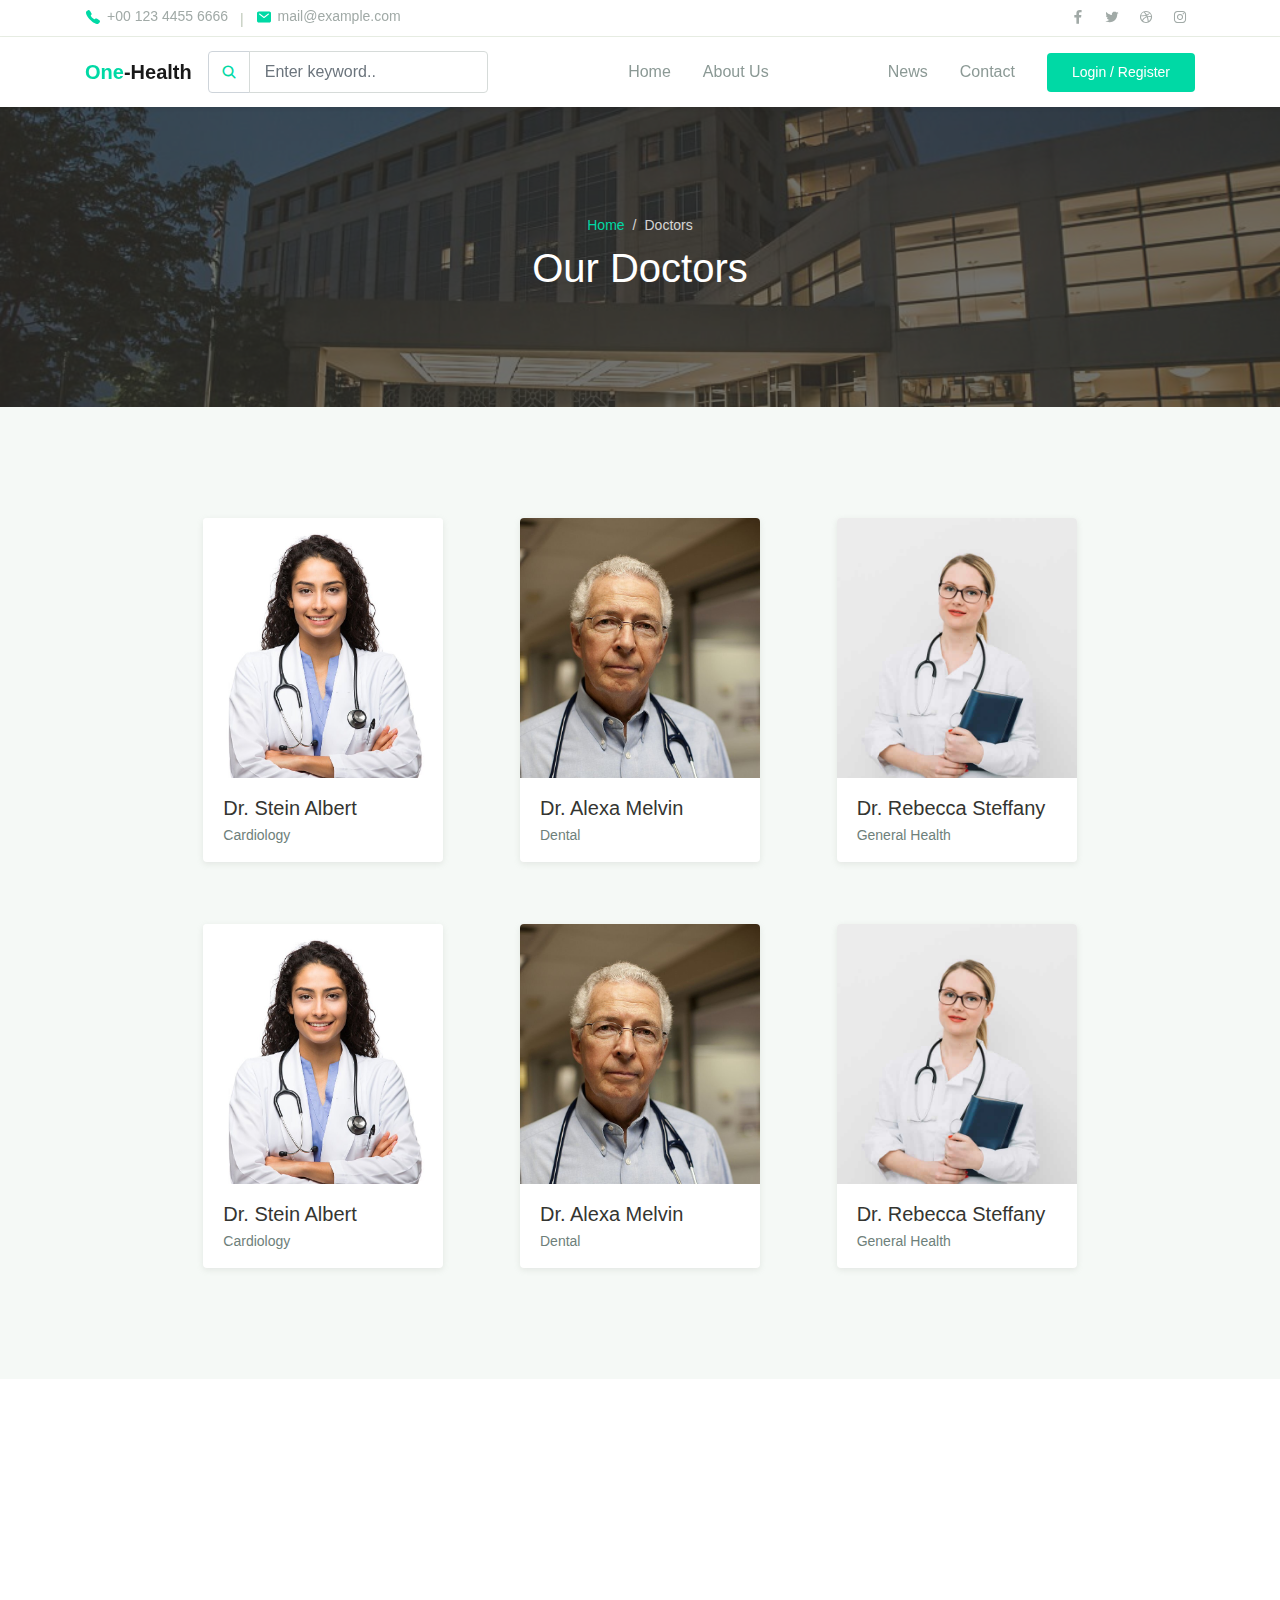
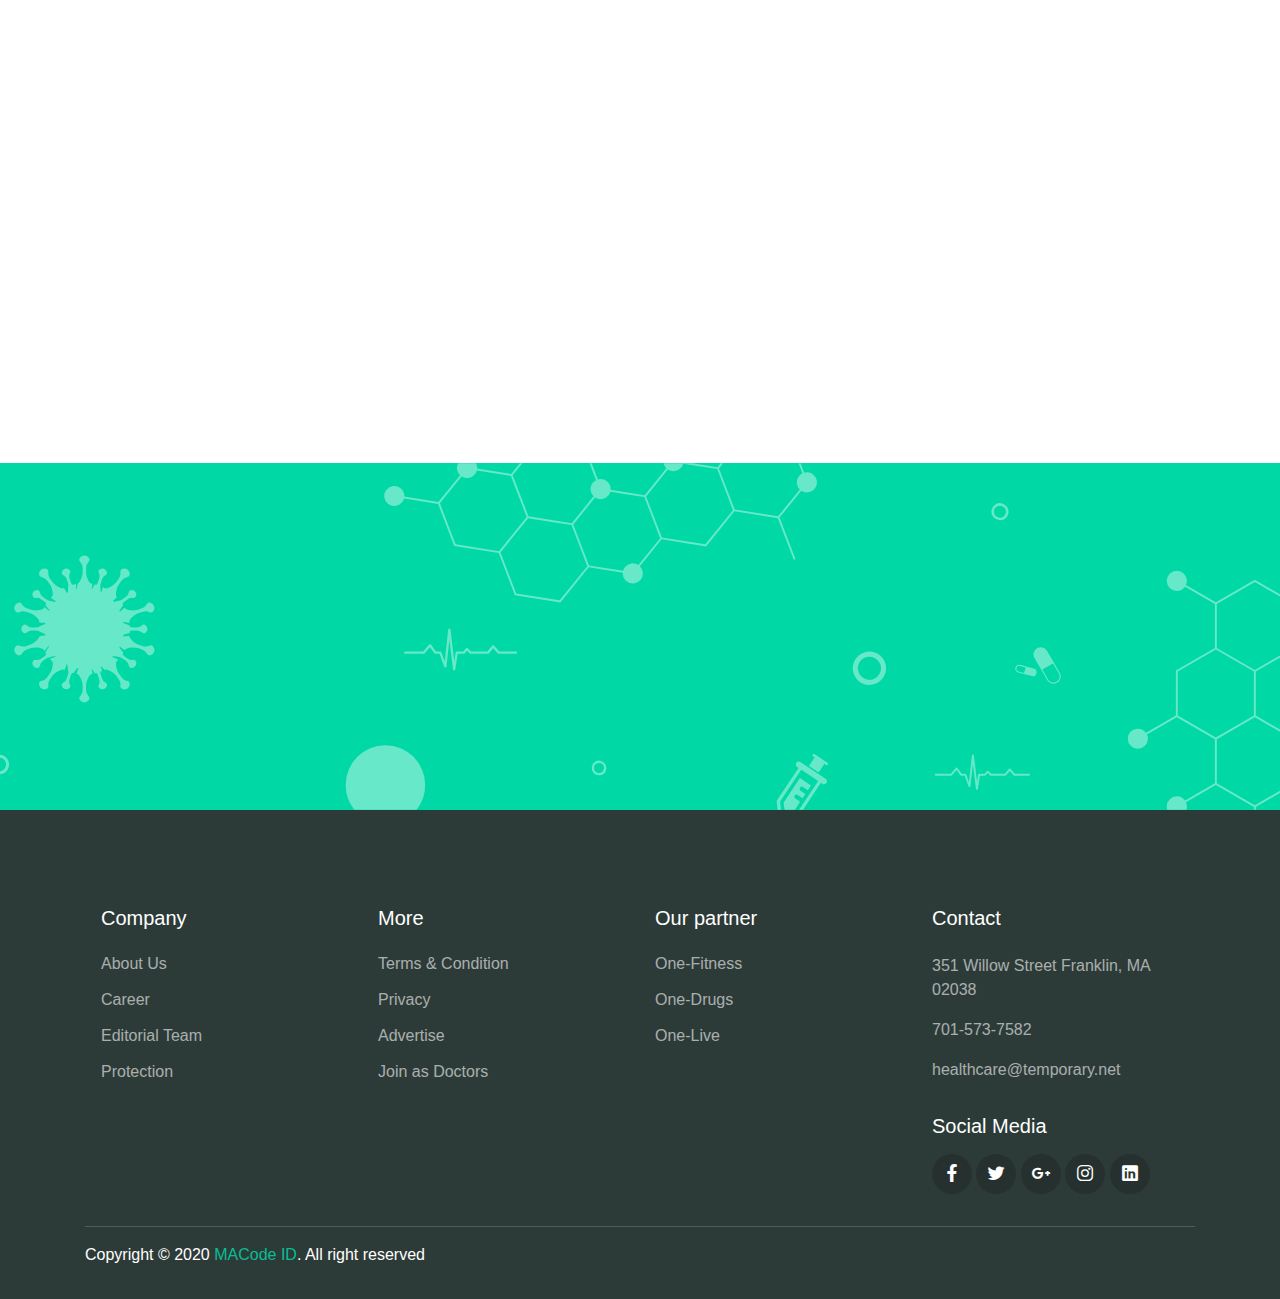
<file: html/doctors.html>
<!DOCTYPE html>
<html lang="en">

<head>
  <meta charset="UTF-8">
  <meta name="viewport" content="width=device-width, initial-scale=1.0">

  <meta http-equiv="X-UA-Compatible" content="ie=edge">

  <meta name="copyright" content="MACode ID, https://macodeid.com/">

  <title>One Health - Medical Center HTML5 Template</title>

  <link rel="stylesheet" href="../assets/css/maicons.css">

  <link rel="stylesheet" href="../assets/css/bootstrap.css">

  <link rel="stylesheet" href="../assets/vendor/owl-carousel/css/owl.carousel.css">

  <link rel="stylesheet" href="../assets/vendor/animate/animate.css">

  <link rel="stylesheet" href="../assets/css/theme.css">


  <!-- Bootstrap -->
  <link href="https://cdn.jsdelivr.net/npm/bootstrap@5.3.1/dist/css/bootstrap.min.css"
    rel="stylesheet"
    integrity="sha384-4bw+/aepP/YC94hEpVNVgiZdgIC5+VKNBQNGCHeKRQN+PtmoHDEXuppvnDJzQIu9"
    crossorigin="anonymous">
</head>

<body>

  <!-- Back to top button -->
  <div class="back-to-top"></div>

  <header class="sticky-top bg-black">
    <div class="topbar">
      <div class="container">
        <div class="row">
          <div class="col-sm-8 text-sm">
            <div class="site-info">
              <a href="#"><span class="mai-call text-primary"></span> +00 123 4455 6666</a>
              <span class="divider">|</span>
              <a href="#"><span class="mai-mail text-primary"></span> mail@example.com</a>
            </div>
          </div>
          <div class="col-sm-4 text-right text-sm">
            <div class="social-mini-button">
              <a href="#"><span class="mai-logo-facebook-f"></span></a>
              <a href="#"><span class="mai-logo-twitter"></span></a>
              <a href="#"><span class="mai-logo-dribbble"></span></a>
              <a href="#"><span class="mai-logo-instagram"></span></a>
            </div>
          </div>
        </div> <!-- .row -->
      </div> <!-- .container -->
    </div> <!-- .topbar -->

    <nav class="navbar navbar-expand-lg navbar-light shadow-sm">
      <div class="container">
        <a class="navbar-brand" href="#"><span class="text-primary">One</span>-Health</a>

        <form action="#">
          <div class="input-group input-navbar">
            <div class="input-group-prepend">
              <span class="input-group-text" id="icon-addon1"><span
                  class="mai-search"></span></span>
            </div>
            <input type="text" class="form-control" placeholder="Enter keyword.."
              aria-label="Username" aria-describedby="icon-addon1">
          </div>
        </form>

        <button class="navbar-toggler" type="button" data-toggle="collapse"
          data-target="#navbarSupport" aria-controls="navbarSupport" aria-expanded="false"
          aria-label="Toggle navigation">
          <span class="navbar-toggler-icon"></span>
        </button>

        <div class="collapse navbar-collapse" id="navbarSupport">
          <ul class="navbar-nav ml-auto">
            <li class="nav-item">
              <a class="nav-link" href="index.html">Home</a>
            </li>
            <li class="nav-item">
              <a class="nav-link" href="about.html">About Us</a>
            </li>
            <li class="nav-item active">
              <a class="nav-link" href="doctors.html">Doctors</a>
            </li>
            <li class="nav-item">
              <a class="nav-link" href="blog.html">News</a>
            </li>
            <li class="nav-item">
              <a class="nav-link" href="contact.html">Contact</a>
            </li>
            <li class="nav-item">
              <a class="btn btn-primary ml-lg-3" href="#">Login / Register</a>
            </li>
          </ul>
        </div> <!-- .navbar-collapse -->
      </div> <!-- .container -->
    </nav>
  </header>

  <div class="page-banner overlay-dark bg-image"
    style="background-image: url(../assets/img/bg_image_1.jpg);">
    <div class="banner-section">
      <div class="container text-center wow fadeInUp">
        <nav aria-label="Breadcrumb">
          <ol class="breadcrumb breadcrumb-dark bg-transparent justify-content-center py-0 mb-2">
            <li class="breadcrumb-item"><a href="index.html">Home</a></li>
            <li class="breadcrumb-item active" aria-current="page">Doctors</li>
          </ol>
        </nav>
        <h1 class="font-weight-normal">Our Doctors</h1>
      </div> <!-- .container -->
    </div> <!-- .banner-section -->
  </div> <!-- .page-banner -->

  <div class="page-section bg-light">
    <div class="container">
      <div class="row justify-content-center">
        <div class="col-lg-10">

          <div class="row">

            <div class="col-md-6 col-lg-4 py-3 wow zoomIn">
              <div class="card-doctor">
                <div class="header">
                  <img src="../assets/img/doctors/doctor_1.jpg" alt="">
                  <div class="meta">
                    <a href="#"><span class="mai-call"></span></a>
                    <a href="#"><span class="mai-logo-whatsapp"></span></a>
                  </div>
                </div>
                <div class="body">
                  <p class="text-xl mb-0">Dr. Stein Albert</p>
                  <span class="text-sm text-grey">Cardiology</span>
                </div>
              </div>
            </div>

            <div class="col-md-6 col-lg-4 py-3 wow zoomIn">
              <div class="card-doctor">
                <div class="header">
                  <img src="../assets/img/doctors/doctor_2.jpg" alt="">
                  <div class="meta">
                    <a href="#"><span class="mai-call"></span></a>
                    <a href="#"><span class="mai-logo-whatsapp"></span></a>
                  </div>
                </div>
                <div class="body">
                  <p class="text-xl mb-0">Dr. Alexa Melvin</p>
                  <span class="text-sm text-grey">Dental</span>
                </div>
              </div>
            </div>

            <div class="col-md-6 col-lg-4 py-3 wow zoomIn">
              <div class="card-doctor">
                <div class="header">
                  <img src="../assets/img/doctors/doctor_3.jpg" alt="">
                  <div class="meta">
                    <a href="#"><span class="mai-call"></span></a>
                    <a href="#"><span class="mai-logo-whatsapp"></span></a>
                  </div>
                </div>
                <div class="body">
                  <p class="text-xl mb-0">Dr. Rebecca Steffany</p>
                  <span class="text-sm text-grey">General Health</span>
                </div>
              </div>
            </div>

            <div class="col-md-6 col-lg-4 py-3 wow zoomIn">
              <div class="card-doctor">
                <div class="header">
                  <img src="../assets/img/doctors/doctor_1.jpg" alt="">
                  <div class="meta">
                    <a href="#"><span class="mai-call"></span></a>
                    <a href="#"><span class="mai-logo-whatsapp"></span></a>
                  </div>
                </div>
                <div class="body">
                  <p class="text-xl mb-0">Dr. Stein Albert</p>
                  <span class="text-sm text-grey">Cardiology</span>
                </div>
              </div>
            </div>

            <div class="col-md-6 col-lg-4 py-3 wow zoomIn">
              <div class="card-doctor">
                <div class="header">
                  <img src="../assets/img/doctors/doctor_2.jpg" alt="">
                  <div class="meta">
                    <a href="#"><span class="mai-call"></span></a>
                    <a href="#"><span class="mai-logo-whatsapp"></span></a>
                  </div>
                </div>
                <div class="body">
                  <p class="text-xl mb-0">Dr. Alexa Melvin</p>
                  <span class="text-sm text-grey">Dental</span>
                </div>
              </div>
            </div>

            <div class="col-md-6 col-lg-4 py-3 wow zoomIn">
              <div class="card-doctor">
                <div class="header">
                  <img src="../assets/img/doctors/doctor_3.jpg" alt="">
                  <div class="meta">
                    <a href="#"><span class="mai-call"></span></a>
                    <a href="#"><span class="mai-logo-whatsapp"></span></a>
                  </div>
                </div>
                <div class="body">
                  <p class="text-xl mb-0">Dr. Rebecca Steffany</p>
                  <span class="text-sm text-grey">General Health</span>
                </div>
              </div>
            </div>

          </div>

        </div>
      </div>
    </div> <!-- .container -->
  </div> <!-- .page-section -->

  <div class="page-section">
    <div class="container">
      <h1 class="text-center wow fadeInUp">Make an Appointment</h1>

      <form class="main-form">
        <div class="row mt-5 ">
          <div class="col-12 col-sm-6 py-2 wow fadeInLeft">
            <input type="text" class="form-control" placeholder="Full name">
          </div>
          <div class="col-12 col-sm-6 py-2 wow fadeInRight">
            <input type="text" class="form-control" placeholder="Email address..">
          </div>
          <div class="col-12 col-sm-6 py-2 wow fadeInLeft" data-wow-delay="300ms">
            <input type="date" class="form-control">
          </div>
          <div class="col-12 col-sm-6 py-2 wow fadeInRight" data-wow-delay="300ms">
            <select name="departement" id="departement" class="custom-select">
              <option value="general">General Health</option>
              <option value="cardiology">Cardiology</option>
              <option value="dental">Dental</option>
              <option value="neurology">Neurology</option>
              <option value="orthopaedics">Orthopaedics</option>
            </select>
          </div>
          <div class="col-12 py-2 wow fadeInUp" data-wow-delay="300ms">
            <input type="text" class="form-control" placeholder="Number..">
          </div>
          <div class="col-12 py-2 wow fadeInUp" data-wow-delay="300ms">
            <textarea name="message" id="message" class="form-control" rows="6"
              placeholder="Enter message.."></textarea>
          </div>
        </div>

        <button type="submit" class="btn btn-primary mt-3 wow zoomIn">Submit Request</button>
      </form>
    </div> <!-- .container -->
  </div> <!-- .page-section -->


  <div class="page-section banner-home bg-image"
    style="background-image: url(../assets/img/banner-pattern.svg);">
    <div class="container py-5 py-lg-0">
      <div class="row align-items-center">
        <div class="col-lg-4 wow zoomIn">
          <div class="img-banner d-none d-lg-block">
            <img src="../assets/img/mobile_app.png" alt="">
          </div>
        </div>
        <div class="col-lg-8 wow fadeInRight">
          <h1 class="font-weight-normal mb-3">Get easy access of all features using One Health
            Application</h1>
          <a href="#"><img src="../assets/img/google_play.svg" alt=""></a>
          <a href="#" class="ml-2"><img src="../assets/img/app_store.svg" alt=""></a>
        </div>
      </div>
    </div>
  </div> <!-- .banner-home -->

  <footer class="page-footer">
    <div class="container">
      <div class="row px-md-3">
        <div class="col-sm-6 col-lg-3 py-3">
          <h5>Company</h5>
          <ul class="footer-menu">
            <li><a href="#">About Us</a></li>
            <li><a href="#">Career</a></li>
            <li><a href="#">Editorial Team</a></li>
            <li><a href="#">Protection</a></li>
          </ul>
        </div>
        <div class="col-sm-6 col-lg-3 py-3">
          <h5>More</h5>
          <ul class="footer-menu">
            <li><a href="#">Terms & Condition</a></li>
            <li><a href="#">Privacy</a></li>
            <li><a href="#">Advertise</a></li>
            <li><a href="#">Join as Doctors</a></li>
          </ul>
        </div>
        <div class="col-sm-6 col-lg-3 py-3">
          <h5>Our partner</h5>
          <ul class="footer-menu">
            <li><a href="#">One-Fitness</a></li>
            <li><a href="#">One-Drugs</a></li>
            <li><a href="#">One-Live</a></li>
          </ul>
        </div>
        <div class="col-sm-6 col-lg-3 py-3">
          <h5>Contact</h5>
          <p class="footer-link mt-2">351 Willow Street Franklin, MA 02038</p>
          <a href="#" class="footer-link">701-573-7582</a>
          <a href="#" class="footer-link">healthcare@temporary.net</a>

          <h5 class="mt-3">Social Media</h5>
          <div class="footer-sosmed mt-3">
            <a href="#" target="_blank"><span class="mai-logo-facebook-f"></span></a>
            <a href="#" target="_blank"><span class="mai-logo-twitter"></span></a>
            <a href="#" target="_blank"><span class="mai-logo-google-plus-g"></span></a>
            <a href="#" target="_blank"><span class="mai-logo-instagram"></span></a>
            <a href="#" target="_blank"><span class="mai-logo-linkedin"></span></a>
          </div>
        </div>
      </div>

      <hr>

      <p id="copyright">Copyright &copy; 2020 <a href="https://macodeid.com/" target="_blank">MACode
          ID</a>. All right reserved</p>
    </div>
  </footer>

  <script src="../assets/js/jquery-3.5.1.min.js"></script>

  <script src="../assets/js/bootstrap.bundle.min.js"></script>

  <script src="../assets/vendor/owl-carousel/js/owl.carousel.min.js"></script>

  <script src="../assets/vendor/wow/wow.min.js"></script>

  <script src="../assets/js/theme.js"></script>

</body>

</html>
</file>
<file: assets/css/maicons.css>
@font-face {
  font-family: 'maicons';
  src: url('../fonts/maicons.eot?c9nlkl');
  src: url('../fonts/maicons.eot?c9nlkl#iefix') format('embedded-opentype'),
    url('../fonts/maicons.ttf?c9nlkl') format('truetype'),
    url('../fonts/maicons.woff?c9nlkl') format('woff'),
    url('../fonts/maicons.svg?c9nlkl#maicons') format('svg');
  font-weight: normal;
  font-style: normal;
  font-display: block;
}

[class^="mai-"],
[class*=" mai-"] {
  /* use !important to prevent issues with browser extensions that change fonts */
  font-family: 'maicons' !important;
  speak: none;
  font-style: normal;
  font-weight: normal;
  font-variant: normal;
  text-transform: none;
  line-height: 1;

  /* Better Font Rendering =========== */
  -webkit-font-smoothing: antialiased;
  -moz-osx-font-smoothing: grayscale;
}

.mai-add:before {
  content: "\e900";
}

.mai-add-circle:before {
  content: "\e901";
}

.mai-add-circle-outline:before {
  content: "\e902";
}

.mai-airplane:before {
  content: "\e903";
}

.mai-airplane-outline:before {
  content: "\e904";
}

.mai-alarm:before {
  content: "\e905";
}

.mai-alarm-outline:before {
  content: "\e906";
}

.mai-albums:before {
  content: "\e907";
}

.mai-albums-outline:before {
  content: "\e908";
}

.mai-alert:before {
  content: "\e909";
}

.mai-alert-circle:before {
  content: "\e90a";
}

.mai-alert-circle-outline:before {
  content: "\e90b";
}

.mai-analytics:before {
  content: "\e90c";
}

.mai-analytics-outline:before {
  content: "\e90d";
}

.mai-aperture:before {
  content: "\e90e";
}

.mai-aperture-outline:before {
  content: "\e90f";
}

.mai-apps:before {
  content: "\e910";
}

.mai-apps-outline:before {
  content: "\e911";
}

.mai-archive:before {
  content: "\e912";
}

.mai-archive-outline:before {
  content: "\e913";
}

.mai-arrow-back:before {
  content: "\e914";
}

.mai-arrow-back-circle:before {
  content: "\e915";
}

.mai-arrow-back-circle-outline:before {
  content: "\e916";
}

.mai-arrow-down:before {
  content: "\e917";
}

.mai-arrow-down-circle:before {
  content: "\e918";
}

.mai-arrow-down-circle-outline:before {
  content: "\e919";
}

.mai-arrow-forward:before {
  content: "\e91a";
}

.mai-arrow-forward-circle:before {
  content: "\e91b";
}

.mai-arrow-forward-circle-outline:before {
  content: "\e91c";
}

.mai-arrow-redo:before {
  content: "\e91d";
}

.mai-arrow-redo-circle:before {
  content: "\e91e";
}

.mai-arrow-redo-circle-outline:before {
  content: "\e91f";
}

.mai-arrow-redo-outline:before {
  content: "\e920";
}

.mai-arrow-undo:before {
  content: "\e921";
}

.mai-arrow-undo-circle:before {
  content: "\e922";
}

.mai-arrow-undo-circle-outline:before {
  content: "\e923";
}

.mai-arrow-undo-outline:before {
  content: "\e924";
}

.mai-arrow-up:before {
  content: "\e925";
}

.mai-arrow-up-circle:before {
  content: "\e926";
}

.mai-arrow-up-circle-outline:before {
  content: "\e927";
}

.mai-at:before {
  content: "\e928";
}

.mai-at-circle:before {
  content: "\e929";
}

.mai-at-circle-outline:before {
  content: "\e92a";
}

.mai-attach:before {
  content: "\e92b";
}

.mai-attach-outline:before {
  content: "\e92c";
}

.mai-backspace:before {
  content: "\e92d";
}

.mai-backspace-outline:before {
  content: "\e92e";
}

.mai-bandage:before {
  content: "\e92f";
}

.mai-bandage-outline:before {
  content: "\e930";
}

.mai-bar-chart:before {
  content: "\e932";
}

.mai-bar-chart-outline:before {
  content: "\e933";
}

.mai-barbell:before {
  content: "\e931";
}

.mai-barcode:before {
  content: "\e934";
}

.mai-barcode-outline:before {
  content: "\e935";
}

.mai-baseball:before {
  content: "\e936";
}

.mai-baseball-outline:before {
  content: "\e937";
}

.mai-basket:before {
  content: "\e938";
}

.mai-basket-outline:before {
  content: "\e93b";
}

.mai-basketball:before {
  content: "\e939";
}

.mai-basketball-outline:before {
  content: "\e93a";
}

.mai-battery-charging:before {
  content: "\e93c";
}

.mai-battery-dead:before {
  content: "\e93d";
}

.mai-battery-full:before {
  content: "\e93e";
}

.mai-battery-half:before {
  content: "\e93f";
}

.mai-beaker:before {
  content: "\e940";
}

.mai-beaker-outline:before {
  content: "\e941";
}

.mai-bed:before {
  content: "\e942";
}

.mai-bed-outline:before {
  content: "\e943";
}

.mai-beer:before {
  content: "\e944";
}

.mai-beer-outline:before {
  content: "\e945";
}

.mai-bicycle:before {
  content: "\e946";
}

.mai-bluetooth:before {
  content: "\e947";
}

.mai-boat:before {
  content: "\e948";
}

.mai-boat-outline:before {
  content: "\e949";
}

.mai-body:before {
  content: "\e94a";
}

.mai-body-outline:before {
  content: "\e94b";
}

.mai-bonfire:before {
  content: "\e94c";
}

.mai-bonfire-outline:before {
  content: "\e94d";
}

.mai-book:before {
  content: "\e94e";
}

.mai-book-outline:before {
  content: "\e953";
}

.mai-bookmark:before {
  content: "\e94f";
}

.mai-bookmark-outline:before {
  content: "\e950";
}

.mai-bookmarks:before {
  content: "\e951";
}

.mai-bookmarks-outline:before {
  content: "\e952";
}

.mai-briefcase:before {
  content: "\e954";
}

.mai-briefcase-outline:before {
  content: "\e955";
}

.mai-browsers:before {
  content: "\e956";
}

.mai-browsers-outline:before {
  content: "\e957";
}

.mai-brush:before {
  content: "\e958";
}

.mai-brush-outline:before {
  content: "\e959";
}

.mai-bug:before {
  content: "\e95a";
}

.mai-bug-outline:before {
  content: "\e95b";
}

.mai-build:before {
  content: "\e95c";
}

.mai-build-outline:before {
  content: "\e95d";
}

.mai-bulb:before {
  content: "\e95e";
}

.mai-bulb-outline:before {
  content: "\e95f";
}

.mai-bus:before {
  content: "\e960";
}

.mai-bus-outline:before {
  content: "\e963";
}

.mai-business:before {
  content: "\e961";
}

.mai-business-outline:before {
  content: "\e962";
}

.mai-cafe:before {
  content: "\e964";
}

.mai-cafe-outline:before {
  content: "\e965";
}

.mai-calculator:before {
  content: "\e966";
}

.mai-calculator-outline:before {
  content: "\e967";
}

.mai-calendar:before {
  content: "\e968";
}

.mai-calendar-outline:before {
  content: "\e969";
}

.mai-call:before {
  content: "\e96a";
}

.mai-call-outline:before {
  content: "\e96b";
}

.mai-camera:before {
  content: "\e96c";
}

.mai-camera-outline:before {
  content: "\e96d";
}

.mai-camera-reverse:before {
  content: "\e96e";
}

.mai-camera-reverse-outline:before {
  content: "\e96f";
}

.mai-car:before {
  content: "\e970";
}

.mai-car-outline:before {
  content: "\e97f";
}

.mai-car-sport:before {
  content: "\e980";
}

.mai-car-sport-outline:before {
  content: "\e981";
}

.mai-card:before {
  content: "\e971";
}

.mai-card-outline:before {
  content: "\e972";
}

.mai-caret-back:before {
  content: "\e973";
}

.mai-caret-back-circle:before {
  content: "\e974";
}

.mai-caret-back-circle-outline:before {
  content: "\e975";
}

.mai-caret-down:before {
  content: "\e976";
}

.mai-caret-down-circle:before {
  content: "\e977";
}

.mai-caret-down-circle-outline:before {
  content: "\e978";
}

.mai-caret-forward:before {
  content: "\e979";
}

.mai-caret-forward-circle:before {
  content: "\e97a";
}

.mai-caret-forward-circle-outline:before {
  content: "\e97b";
}

.mai-caret-up:before {
  content: "\e97c";
}

.mai-caret-up-circle:before {
  content: "\e97d";
}

.mai-caret-up-circle-outline:before {
  content: "\e97e";
}

.mai-cart:before {
  content: "\e982";
}

.mai-cart-outline:before {
  content: "\e983";
}

.mai-cash:before {
  content: "\e984";
}

.mai-cash-outline:before {
  content: "\e985";
}

.mai-chatbox:before {
  content: "\e986";
}

.mai-chatbox-ellipses:before {
  content: "\e987";
}

.mai-chatbox-ellipses-outline:before {
  content: "\e988";
}

.mai-chatbox-outline:before {
  content: "\e989";
}

.mai-chatbubble:before {
  content: "\e98a";
}

.mai-chatbubble-ellipses:before {
  content: "\e98b";
}

.mai-chatbubble-ellipses-outline:before {
  content: "\e98c";
}

.mai-chatbubble-outline:before {
  content: "\e98d";
}

.mai-chatbubbles:before {
  content: "\e98e";
}

.mai-chatbubbles-outline:before {
  content: "\e98f";
}

.mai-checkbox:before {
  content: "\e990";
}

.mai-checkbox-outline:before {
  content: "\e991";
}

.mai-checkmark:before {
  content: "\e992";
}

.mai-checkmark-circle:before {
  content: "\e993";
}

.mai-checkmark-circle-outline:before {
  content: "\e994";
}

.mai-checkmark-done:before {
  content: "\e995";
}

.mai-checkmark-done-circle:before {
  content: "\e996";
}

.mai-checkmark-done-circle-outline:before {
  content: "\e997";
}

.mai-chevron-back:before {
  content: "\e998";
}

.mai-chevron-back-circle:before {
  content: "\e999";
}

.mai-chevron-back-circle-outline:before {
  content: "\e99a";
}

.mai-chevron-down:before {
  content: "\e99b";
}

.mai-chevron-down-circle:before {
  content: "\e99c";
}

.mai-chevron-down-circle-outline:before {
  content: "\e99d";
}

.mai-chevron-forward:before {
  content: "\e99e";
}

.mai-chevron-forward-circle:before {
  content: "\e99f";
}

.mai-chevron-forward-circle-outline:before {
  content: "\e9a0";
}

.mai-chevron-up:before {
  content: "\e9a1";
}

.mai-chevron-up-circle:before {
  content: "\e9a2";
}

.mai-chevron-up-circle-outline:before {
  content: "\e9a3";
}

.mai-clipboard:before {
  content: "\e9a4";
}

.mai-clipboard-outline:before {
  content: "\e9a5";
}

.mai-close:before {
  content: "\e9a6";
}

.mai-close-circle:before {
  content: "\e9a7";
}

.mai-close-circle-outline:before {
  content: "\e9a8";
}

.mai-cloud:before {
  content: "\e9a9";
}

.mai-cloud-circle:before {
  content: "\e9aa";
}

.mai-cloud-circle-outline:before {
  content: "\e9ab";
}

.mai-cloud-done:before {
  content: "\e9ac";
}

.mai-cloud-done-outline:before {
  content: "\e9ad";
}

.mai-cloud-download:before {
  content: "\e9ae";
}

.mai-cloud-download-outline:before {
  content: "\e9af";
}

.mai-cloud-offline:before {
  content: "\e9b0";
}

.mai-cloud-offline-outline:before {
  content: "\e9b1";
}

.mai-cloud-outline:before {
  content: "\e9b2";
}

.mai-cloud-upload:before {
  content: "\e9b3";
}

.mai-cloud-upload-outline:before {
  content: "\e9b4";
}

.mai-cloudy:before {
  content: "\e9b5";
}

.mai-cloudy-night:before {
  content: "\e9b6";
}

.mai-cloudy-night-outline:before {
  content: "\e9b7";
}

.mai-cloudy-outline:before {
  content: "\e9b8";
}

.mai-code:before {
  content: "\e9b9";
}

.mai-code-download:before {
  content: "\e9ba";
}

.mai-code-slash:before {
  content: "\e9bb";
}

.mai-code-working:before {
  content: "\e9bc";
}

.mai-cog:before {
  content: "\e9bd";
}

.mai-color-fill:before {
  content: "\e9be";
}

.mai-color-fill-outline:before {
  content: "\e9bf";
}

.mai-color-filter:before {
  content: "\e9c0";
}

.mai-color-filter-outline:before {
  content: "\e9c1";
}

.mai-color-palette:before {
  content: "\e9c2";
}

.mai-color-palette-outline:before {
  content: "\e9c3";
}

.mai-color-wand:before {
  content: "\e9c4";
}

.mai-color-wand-outline:before {
  content: "\e9c5";
}

.mai-compass:before {
  content: "\e9c6";
}

.mai-compass-outline:before {
  content: "\e9c7";
}

.mai-construct:before {
  content: "\e9c8";
}

.mai-construct-outline:before {
  content: "\e9c9";
}

.mai-contract:before {
  content: "\e9ca";
}

.mai-contrast:before {
  content: "\e9cb";
}

.mai-copy:before {
  content: "\e9cc";
}

.mai-copy-outline:before {
  content: "\e9cd";
}

.mai-create:before {
  content: "\e9ce";
}

.mai-create-outline:before {
  content: "\e9cf";
}

.mai-crop:before {
  content: "\e9d0";
}

.mai-cube:before {
  content: "\e9d1";
}

.mai-cube-outline:before {
  content: "\e9d2";
}

.mai-cut:before {
  content: "\e9d3";
}

.mai-desktop:before {
  content: "\e9d4";
}

.mai-desktop-outline:before {
  content: "\e9d5";
}

.mai-disc:before {
  content: "\e9d6";
}

.mai-disc-outline:before {
  content: "\e9d7";
}

.mai-document:before {
  content: "\e9d8";
}

.mai-document-outline:before {
  content: "\e9d9";
}

.mai-document-text:before {
  content: "\e9dc";
}

.mai-document-text-outline:before {
  content: "\e9dd";
}

.mai-documents:before {
  content: "\e9da";
}

.mai-documents-outline:before {
  content: "\e9db";
}

.mai-download:before {
  content: "\e9de";
}

.mai-download-outline:before {
  content: "\e9df";
}

.mai-duplicate:before {
  content: "\e9e0";
}

.mai-duplicate-outline:before {
  content: "\e9e1";
}

.mai-ear:before {
  content: "\e9e2";
}

.mai-ear-outline:before {
  content: "\e9e3";
}

.mai-earth:before {
  content: "\e9e4";
}

.mai-earth-outline:before {
  content: "\e9e5";
}

.mai-easel:before {
  content: "\e9e6";
}

.mai-easel-outline:before {
  content: "\e9e7";
}

.mai-egg:before {
  content: "\e9e8";
}

.mai-egg-outline:before {
  content: "\e9e9";
}

.mai-ellipse:before {
  content: "\e9ea";
}

.mai-ellipse-outline:before {
  content: "\e9eb";
}

.mai-ellipsis-horizontal:before {
  content: "\e9ec";
}

.mai-ellipsis-horizontal-circle:before {
  content: "\e9ed";
}

.mai-ellipsis-vertical:before {
  content: "\e9ee";
}

.mai-ellipsis-vertical-circle:before {
  content: "\e9ef";
}

.mai-enter:before {
  content: "\e9f0";
}

.mai-enter-outline:before {
  content: "\e9f1";
}

.mai-exit:before {
  content: "\e9f2";
}

.mai-exit-outline:before {
  content: "\e9f3";
}

.mai-expand:before {
  content: "\e9f4";
}

.mai-eye:before {
  content: "\e9f5";
}

.mai-eye-off:before {
  content: "\e9f8";
}

.mai-eye-off-outline:before {
  content: "\e9f9";
}

.mai-eye-outline:before {
  content: "\e9fa";
}

.mai-eyedrop:before {
  content: "\e9f6";
}

.mai-eyedrop-outline:before {
  content: "\e9f7";
}

.mai-fast-food:before {
  content: "\e9fb";
}

.mai-fast-food-outline:before {
  content: "\e9fc";
}

.mai-female:before {
  content: "\e9fd";
}

.mai-file-tray:before {
  content: "\e9fe";
}

.mai-file-tray-full:before {
  content: "\e9ff";
}

.mai-file-tray-full-outline:before {
  content: "\ea00";
}

.mai-file-tray-outline:before {
  content: "\ea01";
}

.mai-film:before {
  content: "\ea02";
}

.mai-film-outline:before {
  content: "\ea03";
}

.mai-filter:before {
  content: "\ea04";
}

.mai-finger-print:before {
  content: "\ea05";
}

.mai-fitness:before {
  content: "\ea06";
}

.mai-fitness-outline:before {
  content: "\ea07";
}

.mai-flag:before {
  content: "\ea08";
}

.mai-flag-outline:before {
  content: "\ea09";
}

.mai-flame:before {
  content: "\ea0a";
}

.mai-flame-outline:before {
  content: "\ea0b";
}

.mai-flash:before {
  content: "\ea0c";
}

.mai-flash-off:before {
  content: "\ea0f";
}

.mai-flash-off-outline:before {
  content: "\ea10";
}

.mai-flash-outline:before {
  content: "\ea11";
}

.mai-flashlight:before {
  content: "\ea0d";
}

.mai-flashlight-outline:before {
  content: "\ea0e";
}

.mai-flask:before {
  content: "\ea12";
}

.mai-flask-outline:before {
  content: "\ea13";
}

.mai-flower:before {
  content: "\ea14";
}

.mai-flower-outline:before {
  content: "\ea15";
}

.mai-folder:before {
  content: "\ea16";
}

.mai-folder-open:before {
  content: "\ea17";
}

.mai-folder-open-outline:before {
  content: "\ea18";
}

.mai-folder-outline:before {
  content: "\ea19";
}

.mai-football:before {
  content: "\ea1a";
}

.mai-football-outline:before {
  content: "\ea1b";
}

.mai-funnel:before {
  content: "\ea1c";
}

.mai-funnel-outline:before {
  content: "\ea1d";
}

.mai-game-controller:before {
  content: "\ea1e";
}

.mai-game-controller-outline:before {
  content: "\ea1f";
}

.mai-gift:before {
  content: "\ea20";
}

.mai-gift-outline:before {
  content: "\ea21";
}

.mai-git-branch:before {
  content: "\ea22";
}

.mai-git-commit:before {
  content: "\ea23";
}

.mai-git-compare:before {
  content: "\ea24";
}

.mai-git-merge:before {
  content: "\ea25";
}

.mai-git-network:before {
  content: "\ea26";
}

.mai-git-pull-request:before {
  content: "\ea27";
}

.mai-glasses:before {
  content: "\ea28";
}

.mai-glasses-outline:before {
  content: "\ea29";
}

.mai-globe:before {
  content: "\ea2a";
}

.mai-globe-outline:before {
  content: "\ea2b";
}

.mai-golf:before {
  content: "\ea2c";
}

.mai-golf-outline:before {
  content: "\ea2d";
}

.mai-grid:before {
  content: "\ea2e";
}

.mai-grid-outline:before {
  content: "\ea2f";
}

.mai-hammer:before {
  content: "\ea30";
}

.mai-hammer-outline:before {
  content: "\ea31";
}

.mai-hand-left:before {
  content: "\ea32";
}

.mai-hand-left-outline:before {
  content: "\ea33";
}

.mai-hand-right:before {
  content: "\ea34";
}

.mai-hand-right-outline:before {
  content: "\ea35";
}

.mai-happy:before {
  content: "\ea36";
}

.mai-happy-outline:before {
  content: "\ea37";
}

.mai-hardware-chip:before {
  content: "\ea38";
}

.mai-hardware-chip-outline:before {
  content: "\ea39";
}

.mai-headset:before {
  content: "\ea3a";
}

.mai-headset-outline:before {
  content: "\ea3b";
}

.mai-heart:before {
  content: "\ea3c";
}

.mai-heart-circle:before {
  content: "\ea3d";
}

.mai-heart-circle-outline:before {
  content: "\ea3e";
}

.mai-heart-dislike:before {
  content: "\ea3f";
}

.mai-heart-dislike-circle:before {
  content: "\ea40";
}

.mai-heart-dislike-circle-outline:before {
  content: "\ea41";
}

.mai-heart-dislike-outline:before {
  content: "\ea42";
}

.mai-heart-half:before {
  content: "\ea43";
}

.mai-heart-half-outline:before {
  content: "\ea44";
}

.mai-heart-outline:before {
  content: "\ea45";
}

.mai-help:before {
  content: "\ea46";
}

.mai-help-buoy:before {
  content: "\ea47";
}

.mai-help-buoy-outline:before {
  content: "\ea48";
}

.mai-help-circle:before {
  content: "\ea49";
}

.mai-help-circle-outline:before {
  content: "\ea4a";
}

.mai-home:before {
  content: "\ea4b";
}

.mai-home-outline:before {
  content: "\ea4c";
}

.mai-hourglass:before {
  content: "\ea4d";
}

.mai-hourglass-outline:before {
  content: "\ea4e";
}

.mai-ice-cream:before {
  content: "\ea4f";
}

.mai-ice-cream-outline:before {
  content: "\ea50";
}

.mai-image:before {
  content: "\ea51";
}

.mai-image-outline:before {
  content: "\ea52";
}

.mai-images:before {
  content: "\ea53";
}

.mai-images-outline:before {
  content: "\ea54";
}

.mai-infinite:before {
  content: "\ea55";
}

.mai-information:before {
  content: "\ea56";
}

.mai-information-circle:before {
  content: "\ea57";
}

.mai-information-circle-outline:before {
  content: "\ea58";
}

.mai-journal:before {
  content: "\ea59";
}

.mai-journal-outline:before {
  content: "\ea5a";
}

.mai-key:before {
  content: "\ea5b";
}

.mai-key-outline:before {
  content: "\ea5c";
}

.mai-keypad:before {
  content: "\ea5d";
}

.mai-keypad-outline:before {
  content: "\ea5e";
}

.mai-language:before {
  content: "\ea5f";
}

.mai-laptop:before {
  content: "\ea60";
}

.mai-laptop-outline:before {
  content: "\ea61";
}

.mai-layers:before {
  content: "\ea62";
}

.mai-layers-outline:before {
  content: "\ea63";
}

.mai-leaf:before {
  content: "\ea64";
}

.mai-leaf-outline:before {
  content: "\ea65";
}

.mai-library:before {
  content: "\ea66";
}

.mai-library-outline:before {
  content: "\ea67";
}

.mai-link:before {
  content: "\ea68";
}

.mai-list:before {
  content: "\ea69";
}

.mai-list-circle:before {
  content: "\ea6a";
}

.mai-list-circle-outline:before {
  content: "\ea6b";
}

.mai-locate:before {
  content: "\ea6c";
}

.mai-location:before {
  content: "\ea6d";
}

.mai-location-outline:before {
  content: "\ea6e";
}

.mai-lock-closed:before {
  content: "\ea6f";
}

.mai-lock-closed-outline:before {
  content: "\ea70";
}

.mai-lock-open:before {
  content: "\ea71";
}

.mai-lock-open-outline:before {
  content: "\ea72";
}

.mai-log-in:before {
  content: "\ea73";
}

.mai-log-in-outline:before {
  content: "\ea74";
}

.mai-log-out:before {
  content: "\ea75";
}

.mai-log-out-outline:before {
  content: "\ea76";
}

.mai-logo-500px:before {
  content: "\ea8e";
}

.mai-logo-accessible-icon:before {
  content: "\eaef";
}

.mai-logo-accusoft:before {
  content: "\eba2";
}

.mai-logo-algolia:before {
  content: "\eba3";
}

.mai-logo-alipay:before {
  content: "\eba4";
}

.mai-logo-amazon:before {
  content: "\eba5";
}

.mai-logo-amplify:before {
  content: "\eba6";
}

.mai-logo-android:before {
  content: "\eba7";
}

.mai-logo-angular:before {
  content: "\eba8";
}

.mai-logo-apple:before {
  content: "\eba9";
}

.mai-logo-apple-appstore:before {
  content: "\ebaa";
}

.mai-logo-aws:before {
  content: "\ebab";
}

.mai-logo-behance:before {
  content: "\ebac";
}

.mai-logo-bitbucket:before {
  content: "\ebad";
}

.mai-logo-bitcoin:before {
  content: "\ebae";
}

.mai-logo-blackberry:before {
  content: "\ebaf";
}

.mai-logo-blogger:before {
  content: "\ebb0";
}

.mai-logo-buffer:before {
  content: "\ebb1";
}

.mai-logo-buysellads:before {
  content: "\ebb2";
}

.mai-logo-capacitor:before {
  content: "\ebb3";
}

.mai-logo-cc-amazon-pay:before {
  content: "\ebb4";
}

.mai-logo-cc-amex:before {
  content: "\ebb5";
}

.mai-logo-cc-apple-pay:before {
  content: "\ebb6";
}

.mai-logo-cc-diners-club:before {
  content: "\ebb7";
}

.mai-logo-cc-discover:before {
  content: "\ebb8";
}

.mai-logo-cc-jcb:before {
  content: "\ebb9";
}

.mai-logo-cc-mastercard:before {
  content: "\ebba";
}

.mai-logo-cc-paypal:before {
  content: "\ebbb";
}

.mai-logo-cc-stripe:before {
  content: "\ebbc";
}

.mai-logo-cc-visa:before {
  content: "\ebbd";
}

.mai-logo-chrome:before {
  content: "\ebbe";
}

.mai-logo-closed-captioning:before {
  content: "\ebbf";
}

.mai-logo-codepen:before {
  content: "\ebc0";
}

.mai-logo-cpanel:before {
  content: "\ebc1";
}

.mai-logo-creative-commons:before {
  content: "\ebc2";
}

.mai-logo-css3:before {
  content: "\ebc3";
}

.mai-logo-cuttlefish:before {
  content: "\ebc4";
}

.mai-logo-d-and-d:before {
  content: "\ebc5";
}

.mai-logo-dashcube:before {
  content: "\ebc6";
}

.mai-logo-designernews:before {
  content: "\ebc7";
}

.mai-logo-deviantart:before {
  content: "\ebc8";
}

.mai-logo-digg:before {
  content: "\ebc9";
}

.mai-logo-digital-ocean:before {
  content: "\ebca";
}

.mai-logo-discord:before {
  content: "\ebcb";
}

.mai-logo-discourse:before {
  content: "\ebcc";
}

.mai-logo-dochub:before {
  content: "\ebcd";
}

.mai-logo-docker:before {
  content: "\ebce";
}

.mai-logo-dribbble:before {
  content: "\ebcf";
}

.mai-logo-dropbox:before {
  content: "\ebd0";
}

.mai-logo-drupal:before {
  content: "\ebd1";
}

.mai-logo-dyalog:before {
  content: "\ebd2";
}

.mai-logo-earlybirds:before {
  content: "\ebd3";
}

.mai-logo-ebay:before {
  content: "\ebd4";
}

.mai-logo-edge:before {
  content: "\ebd5";
}

.mai-logo-electron:before {
  content: "\ebd6";
}

.mai-logo-elementor:before {
  content: "\ebd7";
}

.mai-logo-ello:before {
  content: "\ebd8";
}

.mai-logo-ember:before {
  content: "\ebd9";
}

.mai-logo-empire:before {
  content: "\ebda";
}

.mai-logo-envira:before {
  content: "\ebdb";
}

.mai-logo-erlang:before {
  content: "\ebdc";
}

.mai-logo-etsy:before {
  content: "\ebdd";
}

.mai-logo-euro:before {
  content: "\ebde";
}

.mai-logo-expeditedssl:before {
  content: "\ebdf";
}

.mai-logo-facebook:before {
  content: "\ebe0";
}

.mai-logo-facebook-f:before {
  content: "\ebe1";
}

.mai-logo-facebook-messenger:before {
  content: "\ebe2";
}

.mai-logo-firebase:before {
  content: "\ebe3";
}

.mai-logo-firefox:before {
  content: "\ebe4";
}

.mai-logo-flickr:before {
  content: "\ebe5";
}

.mai-logo-flipboard:before {
  content: "\ebe6";
}

.mai-logo-fly:before {
  content: "\ebe7";
}

.mai-logo-foursquare:before {
  content: "\ebe8";
}

.mai-logo-freebsd:before {
  content: "\ebe9";
}

.mai-logo-gg:before {
  content: "\ebea";
}

.mai-logo-git:before {
  content: "\ebeb";
}

.mai-logo-github:before {
  content: "\ebec";
}

.mai-logo-github-alt:before {
  content: "\ebed";
}

.mai-logo-gitlab:before {
  content: "\ebee";
}

.mai-logo-gitter:before {
  content: "\ebef";
}

.mai-logo-glide:before {
  content: "\ebf0";
}

.mai-logo-glide-g:before {
  content: "\ebf1";
}

.mai-logo-google:before {
  content: "\ebf2";
}

.mai-logo-google-drive:before {
  content: "\ebf3";
}

.mai-logo-google-play:before {
  content: "\ebf4";
}

.mai-logo-google-playstore:before {
  content: "\ebf5";
}

.mai-logo-google-plus:before {
  content: "\ebf6";
}

.mai-logo-google-plus-g:before {
  content: "\ebf7";
}

.mai-logo-google-wallet:before {
  content: "\ebf8";
}

.mai-logo-grunt:before {
  content: "\ebf9";
}

.mai-logo-gulp:before {
  content: "\ebfa";
}

.mai-logo-hackernews:before {
  content: "\ebfb";
}

.mai-logo-hotjar:before {
  content: "\ebfc";
}

.mai-logo-html5:before {
  content: "\ebfd";
}

.mai-logo-hubspot:before {
  content: "\ebfe";
}

.mai-logo-imdb:before {
  content: "\ebff";
}

.mai-logo-instagram:before {
  content: "\ec00";
}

.mai-logo-internet-explorer:before {
  content: "\ec01";
}

.mai-logo-ionic:before {
  content: "\ec02";
}

.mai-logo-ionitron:before {
  content: "\ec03";
}

.mai-logo-itunes:before {
  content: "\ec04";
}

.mai-logo-java:before {
  content: "\ec05";
}

.mai-logo-javascript:before {
  content: "\ec06";
}

.mai-logo-joomla:before {
  content: "\ec07";
}

.mai-logo-jsfiddle:before {
  content: "\ec08";
}

.mai-logo-keycdn:before {
  content: "\ec09";
}

.mai-logo-laravel:before {
  content: "\ec0a";
}

.mai-logo-lastfm:before {
  content: "\ec0b";
}

.mai-logo-leanpub:before {
  content: "\ec0c";
}

.mai-logo-less:before {
  content: "\ec0d";
}

.mai-logo-line:before {
  content: "\ec0e";
}

.mai-logo-linkedin:before {
  content: "\ec0f";
}

.mai-logo-linux:before {
  content: "\ec10";
}

.mai-logo-magento:before {
  content: "\ec11";
}

.mai-logo-mailchimp:before {
  content: "\ec12";
}

.mai-logo-markdown:before {
  content: "\ec13";
}

.mai-logo-maxcdn:before {
  content: "\ec14";
}

.mai-logo-medium:before {
  content: "\ec15";
}

.mai-logo-medium-m:before {
  content: "\ec16";
}

.mai-logo-meetup:before {
  content: "\ec17";
}

.mai-logo-microsoft:before {
  content: "\ec18";
}

.mai-logo-mix:before {
  content: "\ec19";
}

.mai-logo-mixcloud:before {
  content: "\ec1a";
}

.mai-logo-nodejs:before {
  content: "\ec1b";
}

.mai-logo-npm:before {
  content: "\ec1c";
}

.mai-logo-octocat:before {
  content: "\ec1d";
}

.mai-logo-opencart:before {
  content: "\ec1e";
}

.mai-logo-openid:before {
  content: "\ec1f";
}

.mai-logo-opera:before {
  content: "\ec20";
}

.mai-logo-patreon:before {
  content: "\ec21";
}

.mai-logo-paypal:before {
  content: "\ec22";
}

.mai-logo-php:before {
  content: "\ec23";
}

.mai-logo-pinterest:before {
  content: "\ec24";
}

.mai-logo-pinterest-p:before {
  content: "\ec25";
}

.mai-logo-playstation:before {
  content: "\ec26";
}

.mai-logo-product-hunt:before {
  content: "\ec27";
}

.mai-logo-pwa:before {
  content: "\ec28";
}

.mai-logo-python:before {
  content: "\ec29";
}

.mai-logo-qq:before {
  content: "\ec2a";
}

.mai-logo-quora:before {
  content: "\ec2b";
}

.mai-logo-react:before {
  content: "\ec2c";
}

.mai-logo-readme:before {
  content: "\ec2d";
}

.mai-logo-reddit:before {
  content: "\ec2e";
}

.mai-logo-researchgate:before {
  content: "\ec2f";
}

.mai-logo-rocketchat:before {
  content: "\ec30";
}

.mai-logo-rss:before {
  content: "\ec31";
}

.mai-logo-safari:before {
  content: "\ec32";
}

.mai-logo-sass:before {
  content: "\ec33";
}

.mai-logo-scribd:before {
  content: "\ec34";
}

.mai-logo-searchengin:before {
  content: "\ec35";
}

.mai-logo-sellcast:before {
  content: "\ec36";
}

.mai-logo-sellsy:before {
  content: "\ec37";
}

.mai-logo-skype:before {
  content: "\ec38";
}

.mai-logo-slack:before {
  content: "\ec39";
}

.mai-logo-slideshare:before {
  content: "\ec3a";
}

.mai-logo-snapchat:before {
  content: "\ec3b";
}

.mai-logo-soundcloud:before {
  content: "\ec3c";
}

.mai-logo-spotify:before {
  content: "\ec3d";
}

.mai-logo-squarespace:before {
  content: "\ec3e";
}

.mai-logo-stack-exchange:before {
  content: "\ec3f";
}

.mai-logo-stackoverflow:before {
  content: "\ec40";
}

.mai-logo-staylinked:before {
  content: "\ec41";
}

.mai-logo-steam:before {
  content: "\ec42";
}

.mai-logo-stencil:before {
  content: "\ec43";
}

.mai-logo-stripe:before {
  content: "\ec44";
}

.mai-logo-stripe-s:before {
  content: "\ec45";
}

.mai-logo-teamspeak:before {
  content: "\ec46";
}

.mai-logo-telegram:before {
  content: "\ec47";
}

.mai-logo-trello:before {
  content: "\ec48";
}

.mai-logo-tripadvisor:before {
  content: "\ec49";
}

.mai-logo-tumblr:before {
  content: "\ec4a";
}

.mai-logo-tux:before {
  content: "\ec4b";
}

.mai-logo-twitch:before {
  content: "\ec4c";
}

.mai-logo-twitter:before {
  content: "\ec4d";
}

.mai-logo-uber:before {
  content: "\ec4e";
}

.mai-logo-uikit:before {
  content: "\ec4f";
}

.mai-logo-usd:before {
  content: "\ec50";
}

.mai-logo-viacoin:before {
  content: "\ec51";
}

.mai-logo-viadeo:before {
  content: "\ec52";
}

.mai-logo-viber:before {
  content: "\ec53";
}

.mai-logo-vimeo:before {
  content: "\ec54";
}

.mai-logo-vk:before {
  content: "\ec55";
}

.mai-logo-vue:before {
  content: "\ec56";
}

.mai-logo-web-component:before {
  content: "\ec57";
}

.mai-logo-weebly:before {
  content: "\ec58";
}

.mai-logo-weibo:before {
  content: "\ec59";
}

.mai-logo-whatsapp:before {
  content: "\ec5a";
}

.mai-logo-whmcs:before {
  content: "\ec5b";
}

.mai-logo-wikipedia-w:before {
  content: "\ec5c";
}

.mai-logo-windows:before {
  content: "\ec5d";
}

.mai-logo-wix:before {
  content: "\ec5e";
}

.mai-logo-wordpress:before {
  content: "\ec5f";
}

.mai-logo-xbox:before {
  content: "\ec60";
}

.mai-logo-xing:before {
  content: "\ec61";
}

.mai-logo-yahoo:before {
  content: "\ec62";
}

.mai-logo-yen:before {
  content: "\ec63";
}

.mai-logo-youtube:before {
  content: "\ec64";
}

.mai-magnet:before {
  content: "\ea77";
}

.mai-magnet-outline:before {
  content: "\ea78";
}

.mai-mail:before {
  content: "\ea79";
}

.mai-mail-open:before {
  content: "\ea7a";
}

.mai-mail-open-outline:before {
  content: "\ea7b";
}

.mai-mail-outline:before {
  content: "\ea7c";
}

.mai-mail-unread:before {
  content: "\ea7d";
}

.mai-mail-unread-outline:before {
  content: "\ea7e";
}

.mai-male:before {
  content: "\ea7f";
}

.mai-male-female:before {
  content: "\ea80";
}

.mai-man:before {
  content: "\ea81";
}

.mai-man-outline:before {
  content: "\ea82";
}

.mai-map:before {
  content: "\ea83";
}

.mai-map-outline:before {
  content: "\ea84";
}

.mai-medal:before {
  content: "\ea85";
}

.mai-medal-outline:before {
  content: "\ea86";
}

.mai-medical:before {
  content: "\ea87";
}

.mai-medical-outline:before {
  content: "\ea88";
}

.mai-medkit:before {
  content: "\ea89";
}

.mai-medkit-outline:before {
  content: "\ea8a";
}

.mai-megaphone:before {
  content: "\ea8b";
}

.mai-megaphone-outline:before {
  content: "\ea8c";
}

.mai-menu:before {
  content: "\ea8d";
}

.mai-mic:before {
  content: "\ea8f";
}

.mai-mic-circle:before {
  content: "\ea90";
}

.mai-mic-circle-outline:before {
  content: "\ea91";
}

.mai-mic-off:before {
  content: "\ea92";
}

.mai-mic-off-circle:before {
  content: "\ea93";
}

.mai-mic-off-circle-outline:before {
  content: "\ea94";
}

.mai-mic-off-outline:before {
  content: "\ea95";
}

.mai-mic-outline:before {
  content: "\ea96";
}

.mai-moon:before {
  content: "\ea97";
}

.mai-moon-outline:before {
  content: "\ea98";
}

.mai-move:before {
  content: "\ea99";
}

.mai-musical-note:before {
  content: "\ea9a";
}

.mai-musical-note-outline:before {
  content: "\ea9b";
}

.mai-musical-notes:before {
  content: "\ea9c";
}

.mai-musical-notes-outline:before {
  content: "\ea9d";
}

.mai-navigate:before {
  content: "\ea9e";
}

.mai-navigate-circle:before {
  content: "\ea9f";
}

.mai-navigate-circle-outline:before {
  content: "\eaa0";
}

.mai-navigate-outline:before {
  content: "\eaa1";
}

.mai-newspaper:before {
  content: "\eaa2";
}

.mai-newspaper-outline:before {
  content: "\eaa3";
}

.mai-notifications:before {
  content: "\eaa4";
}

.mai-notifications-circle:before {
  content: "\eaa5";
}

.mai-notifications-circle-outline:before {
  content: "\eaa6";
}

.mai-notifications-off:before {
  content: "\eaa7";
}

.mai-notifications-off-circle:before {
  content: "\eaa8";
}

.mai-notifications-off-circle-outline:before {
  content: "\eaa9";
}

.mai-notifications-off-outline:before {
  content: "\eaaa";
}

.mai-notifications-outline:before {
  content: "\eaab";
}

.mai-nuclear:before {
  content: "\eaac";
}

.mai-nuclear-outline:before {
  content: "\eaad";
}

.mai-nutrition:before {
  content: "\eaae";
}

.mai-nutrition-outline:before {
  content: "\eaaf";
}

.mai-open:before {
  content: "\eab0";
}

.mai-open-outline:before {
  content: "\eab1";
}

.mai-options:before {
  content: "\eab2";
}

.mai-options-outline:before {
  content: "\eab3";
}

.mai-paper-plane:before {
  content: "\eab4";
}

.mai-paper-plane-outline:before {
  content: "\eab5";
}

.mai-partly-sunny:before {
  content: "\eab6";
}

.mai-partly-sunny-outline:before {
  content: "\eab7";
}

.mai-pause:before {
  content: "\eab8";
}

.mai-pause-circle:before {
  content: "\eab9";
}

.mai-pause-circle-outline:before {
  content: "\eaba";
}

.mai-paw:before {
  content: "\eabb";
}

.mai-paw-outline:before {
  content: "\eabc";
}

.mai-pencil:before {
  content: "\eabd";
}

.mai-people:before {
  content: "\eabe";
}

.mai-people-circle:before {
  content: "\eabf";
}

.mai-people-circle-outline:before {
  content: "\eac0";
}

.mai-people-outline:before {
  content: "\eac1";
}

.mai-person:before {
  content: "\eac2";
}

.mai-person-add:before {
  content: "\eac3";
}

.mai-person-add-outline:before {
  content: "\eac4";
}

.mai-person-circle:before {
  content: "\eac5";
}

.mai-person-circle-outline:before {
  content: "\eac6";
}

.mai-person-outline:before {
  content: "\eac7";
}

.mai-person-remove:before {
  content: "\eac8";
}

.mai-person-remove-outline:before {
  content: "\eac9";
}

.mai-phone-landscape:before {
  content: "\eaca";
}

.mai-phone-landscape-outline:before {
  content: "\eacb";
}

.mai-phone-portrait:before {
  content: "\eacc";
}

.mai-phone-portrait-outline:before {
  content: "\eacd";
}

.mai-pie-chart:before {
  content: "\eace";
}

.mai-pie-chart-outline:before {
  content: "\eacf";
}

.mai-pin:before {
  content: "\ead0";
}

.mai-pin-outline:before {
  content: "\ead1";
}

.mai-pint:before {
  content: "\ead2";
}

.mai-pint-outline:before {
  content: "\ead3";
}

.mai-pizza:before {
  content: "\ead4";
}

.mai-pizza-outline:before {
  content: "\ead5";
}

.mai-planet:before {
  content: "\ead6";
}

.mai-planet-outline:before {
  content: "\ead7";
}

.mai-play:before {
  content: "\ead8";
}

.mai-play-back:before {
  content: "\ead9";
}

.mai-play-back-circle:before {
  content: "\eada";
}

.mai-play-back-circle-outline:before {
  content: "\eadb";
}

.mai-play-back-outline:before {
  content: "\eadc";
}

.mai-play-circle:before {
  content: "\eadd";
}

.mai-play-circle-outline:before {
  content: "\eade";
}

.mai-play-forward:before {
  content: "\eadf";
}

.mai-play-forward-circle:before {
  content: "\eae0";
}

.mai-play-forward-circle-outline:before {
  content: "\eae1";
}

.mai-play-forward-outline:before {
  content: "\eae2";
}

.mai-play-outline:before {
  content: "\eae3";
}

.mai-play-skip-back:before {
  content: "\eae4";
}

.mai-play-skip-back-circle:before {
  content: "\eae5";
}

.mai-play-skip-back-circle-outline:before {
  content: "\eae6";
}

.mai-play-skip-back-outline:before {
  content: "\eae7";
}

.mai-play-skip-forward:before {
  content: "\eae8";
}

.mai-play-skip-forward-circle:before {
  content: "\eae9";
}

.mai-play-skip-forward-circle-outline:before {
  content: "\eaea";
}

.mai-play-skip-forward-outline:before {
  content: "\eaeb";
}

.mai-podium:before {
  content: "\eaec";
}

.mai-podium-outline:before {
  content: "\eaed";
}

.mai-power:before {
  content: "\eaee";
}

.mai-pricetag:before {
  content: "\eaf0";
}

.mai-pricetag-outline:before {
  content: "\eaf1";
}

.mai-pricetags:before {
  content: "\eaf2";
}

.mai-pricetags-outline:before {
  content: "\eaf3";
}

.mai-print:before {
  content: "\eaf4";
}

.mai-print-outline:before {
  content: "\eaf5";
}

.mai-pulse:before {
  content: "\eaf6";
}

.mai-pulse-outline:before {
  content: "\eaf7";
}

.mai-push:before {
  content: "\eaf8";
}

.mai-push-outline:before {
  content: "\eaf9";
}

.mai-qr-code:before {
  content: "\eafa";
}

.mai-qr-code-outline:before {
  content: "\eafb";
}

.mai-radio:before {
  content: "\eafc";
}

.mai-radio-button-off:before {
  content: "\eafd";
}

.mai-radio-button-on:before {
  content: "\eafe";
}

.mai-rainy:before {
  content: "\eaff";
}

.mai-rainy-outline:before {
  content: "\eb00";
}

.mai-reader:before {
  content: "\eb01";
}

.mai-reader-outline:before {
  content: "\eb02";
}

.mai-receipt:before {
  content: "\eb03";
}

.mai-receipt-outline:before {
  content: "\eb04";
}

.mai-recording:before {
  content: "\eb05";
}

.mai-recording-outline:before {
  content: "\eb06";
}

.mai-refresh:before {
  content: "\eb07";
}

.mai-refresh-circle:before {
  content: "\eb08";
}

.mai-refresh-circle-outline:before {
  content: "\eb09";
}

.mai-reload:before {
  content: "\eb0a";
}

.mai-reload-circle:before {
  content: "\eb0b";
}

.mai-reload-circle-outline:before {
  content: "\eb0c";
}

.mai-remove:before {
  content: "\eb0d";
}

.mai-remove-circle:before {
  content: "\eb0e";
}

.mai-remove-circle-outline:before {
  content: "\eb0f";
}

.mai-reorder-four:before {
  content: "\eb10";
}

.mai-reorder-three:before {
  content: "\eb11";
}

.mai-reorder-two:before {
  content: "\eb12";
}

.mai-repeat:before {
  content: "\eb13";
}

.mai-resize:before {
  content: "\eb14";
}

.mai-restaurant:before {
  content: "\eb15";
}

.mai-restaurant-outline:before {
  content: "\eb16";
}

.mai-return-down-back:before {
  content: "\eb17";
}

.mai-return-down-forward:before {
  content: "\eb18";
}

.mai-return-up-back:before {
  content: "\eb19";
}

.mai-return-up-forward:before {
  content: "\eb1a";
}

.mai-ribbon:before {
  content: "\eb1b";
}

.mai-ribbon-outline:before {
  content: "\eb1c";
}

.mai-rocket:before {
  content: "\eb1d";
}

.mai-rocket-outline:before {
  content: "\eb1e";
}

.mai-rose:before {
  content: "\eb1f";
}

.mai-rose-outline:before {
  content: "\eb20";
}

.mai-sad:before {
  content: "\eb21";
}

.mai-sad-outline:before {
  content: "\eb22";
}

.mai-save:before {
  content: "\eb23";
}

.mai-save-outline:before {
  content: "\eb24";
}

.mai-scan:before {
  content: "\eb25";
}

.mai-scan-circle:before {
  content: "\eb26";
}

.mai-scan-circle-outline:before {
  content: "\eb27";
}

.mai-school:before {
  content: "\eb28";
}

.mai-school-outline:before {
  content: "\eb29";
}

.mai-search:before {
  content: "\eb2a";
}

.mai-search-circle:before {
  content: "\eb2b";
}

.mai-search-circle-outline:before {
  content: "\eb2c";
}

.mai-send:before {
  content: "\eb2d";
}

.mai-send-outline:before {
  content: "\eb2e";
}

.mai-server:before {
  content: "\eb2f";
}

.mai-server-outline:before {
  content: "\eb30";
}

.mai-settings:before {
  content: "\eb31";
}

.mai-settings-outline:before {
  content: "\eb32";
}

.mai-shapes:before {
  content: "\eb33";
}

.mai-shapes-outline:before {
  content: "\eb34";
}

.mai-share:before {
  content: "\eb35";
}

.mai-share-outline:before {
  content: "\eb36";
}

.mai-share-social:before {
  content: "\eb37";
}

.mai-share-social-outline:before {
  content: "\eb38";
}

.mai-shield:before {
  content: "\eb39";
}

.mai-shield-checkmark:before {
  content: "\eb3a";
}

.mai-shield-checkmark-outline:before {
  content: "\eb3b";
}

.mai-shield-outline:before {
  content: "\eb3c";
}

.mai-shirt:before {
  content: "\eb3d";
}

.mai-shirt-outline:before {
  content: "\eb3e";
}

.mai-shuffle:before {
  content: "\eb3f";
}

.mai-skull:before {
  content: "\eb40";
}

.mai-skull-outline:before {
  content: "\eb41";
}

.mai-snow:before {
  content: "\eb42";
}

.mai-speedometer:before {
  content: "\eb43";
}

.mai-speedometer-outline:before {
  content: "\eb44";
}

.mai-square:before {
  content: "\eb45";
}

.mai-square-outline:before {
  content: "\eb46";
}

.mai-star:before {
  content: "\eb47";
}

.mai-star-half:before {
  content: "\eb48";
}

.mai-star-outline:before {
  content: "\eb49";
}

.mai-stats-chart:before {
  content: "\eb4a";
}

.mai-stats-chart-outline:before {
  content: "\eb4b";
}

.mai-stop:before {
  content: "\eb4c";
}

.mai-stop-circle:before {
  content: "\eb4d";
}

.mai-stop-circle-outline:before {
  content: "\eb4e";
}

.mai-stop-outline:before {
  content: "\eb4f";
}

.mai-stopwatch:before {
  content: "\eb50";
}

.mai-stopwatch-outline:before {
  content: "\eb51";
}

.mai-subway:before {
  content: "\eb52";
}

.mai-subway-outline:before {
  content: "\eb53";
}

.mai-sunny:before {
  content: "\eb54";
}

.mai-sunny-outline:before {
  content: "\eb55";
}

.mai-swap-horizontal:before {
  content: "\eb56";
}

.mai-swap-vertical:before {
  content: "\eb57";
}

.mai-sync:before {
  content: "\eb58";
}

.mai-sync-circle:before {
  content: "\eb59";
}

.mai-sync-circle-outline:before {
  content: "\eb5a";
}

.mai-tablet-landscape:before {
  content: "\eb5b";
}

.mai-tablet-landscape-outline:before {
  content: "\eb5c";
}

.mai-tablet-portrait:before {
  content: "\eb5d";
}

.mai-tablet-portrait-outline:before {
  content: "\eb5e";
}

.mai-tennisball:before {
  content: "\eb5f";
}

.mai-tennisball-outline:before {
  content: "\eb60";
}

.mai-terminal:before {
  content: "\eb61";
}

.mai-terminal-outline:before {
  content: "\eb62";
}

.mai-text:before {
  content: "\eb63";
}

.mai-thermometer:before {
  content: "\eb64";
}

.mai-thermometer-outline:before {
  content: "\eb65";
}

.mai-thumbs-down:before {
  content: "\eb66";
}

.mai-thumbs-down-outline:before {
  content: "\eb67";
}

.mai-thumbs-up:before {
  content: "\eb68";
}

.mai-thumbs-up-outline:before {
  content: "\eb69";
}

.mai-thunderstorm:before {
  content: "\eb6a";
}

.mai-thunderstorm-outline:before {
  content: "\eb6b";
}

.mai-time:before {
  content: "\eb6c";
}

.mai-time-outline:before {
  content: "\eb6d";
}

.mai-timer:before {
  content: "\eb6e";
}

.mai-timer-outline:before {
  content: "\eb6f";
}

.mai-today:before {
  content: "\eb70";
}

.mai-today-outline:before {
  content: "\eb71";
}

.mai-toggle:before {
  content: "\eb72";
}

.mai-toggle-outline:before {
  content: "\eb73";
}

.mai-trail-sign:before {
  content: "\eb74";
}

.mai-trail-sign-outline:before {
  content: "\eb75";
}

.mai-train:before {
  content: "\eb76";
}

.mai-train-outline:before {
  content: "\eb77";
}

.mai-transgender:before {
  content: "\eb78";
}

.mai-trash:before {
  content: "\eb79";
}

.mai-trash-bin:before {
  content: "\eb7a";
}

.mai-trash-bin-outline:before {
  content: "\eb7b";
}

.mai-trash-outline:before {
  content: "\eb7c";
}

.mai-trending-down:before {
  content: "\eb7d";
}

.mai-trending-up:before {
  content: "\eb7e";
}

.mai-triangle:before {
  content: "\eb7f";
}

.mai-triangle-outline:before {
  content: "\eb80";
}

.mai-trophy:before {
  content: "\eb81";
}

.mai-trophy-outline:before {
  content: "\eb82";
}

.mai-tv:before {
  content: "\eb83";
}

.mai-tv-outline:before {
  content: "\eb84";
}

.mai-umbrella:before {
  content: "\eb85";
}

.mai-umbrella-outline:before {
  content: "\eb86";
}

.mai-videocam:before {
  content: "\eb87";
}

.mai-videocam-outline:before {
  content: "\eb88";
}

.mai-volume-high:before {
  content: "\eb89";
}

.mai-volume-high-outline:before {
  content: "\eb8a";
}

.mai-volume-low:before {
  content: "\eb8b";
}

.mai-volume-low-outline:before {
  content: "\eb8c";
}

.mai-volume-medium:before {
  content: "\eb8d";
}

.mai-volume-medium-outline:before {
  content: "\eb8e";
}

.mai-volume-mute:before {
  content: "\eb8f";
}

.mai-volume-mute-outline:before {
  content: "\eb90";
}

.mai-volume-off:before {
  content: "\eb91";
}

.mai-volume-off-outline:before {
  content: "\eb92";
}

.mai-walk:before {
  content: "\eb93";
}

.mai-walk-outline:before {
  content: "\eb94";
}

.mai-wallet:before {
  content: "\eb95";
}

.mai-wallet-outline:before {
  content: "\eb96";
}

.mai-warning:before {
  content: "\eb97";
}

.mai-warning-outline:before {
  content: "\eb98";
}

.mai-watch:before {
  content: "\eb99";
}

.mai-watch-outline:before {
  content: "\eb9a";
}

.mai-water:before {
  content: "\eb9b";
}

.mai-water-outline:before {
  content: "\eb9c";
}

.mai-wifi:before {
  content: "\eb9d";
}

.mai-wine:before {
  content: "\eb9e";
}

.mai-wine-outline:before {
  content: "\eb9f";
}

.mai-woman:before {
  content: "\eba0";
}

.mai-woman-outline:before {
  content: "\eba1";
}
</file>
<file: assets/css/theme.css>
/*
  Template Name: One-health
  Template URI: https://macodeid.com/projects/one-health
  Copyright: MACode ID, https://macodeid.com/
  License: Creative Commons 4.0
  License URI: https://creativecommons.org/licenses/by/4.0/
  Version: 1.0
 */

:root {
  --primary: #00D9A5;
  --accent: #FF3D85;
  --secondary: #4E5AFE;
  --warning: #EED818;
  --info: #05B4E1;
  --danger: #FF4943;
  --success: #96C93D;
  --dark: #343531;
  --light: #F5F9F6;
  --cs: #596261;
  --grey: #6E807A;
}

body {
  font-family: "Source Sans Pro", sans-serif;
  line-height: 1.5;
  color: #343531;
}

a {
  color: #07be94;
  text-decoration: none;
  background-color: transparent;
}

a:hover {
  color: #03a882;
  text-decoration: underline;
}


.text-xs {
  font-size: 12px !important;
}

.text-sm {
  font-size: 14px !important;
}

.text-md {
  font-size: 1rem !important;
}

.text-lg {
  font-size: 18px !important;
}

.text-xl {
  font-size: 20px !important;
}

/* Color systems */
.bg-primary {
  background-color: #00D9A5 !important;
}

a.bg-primary:hover,
a.bg-primary:focus {
  background-color: #07be94 !important;
}

.bg-accent {
  background-color: #FF3D85 !important;
}

a.bg-accent:hover,
a.bg-accent:focus {
  background-color: #e93577 !important;
}

.bg-secondary {
  background-color: #4E5AFE !important;
}

a.bg-secondary:hover,
a.bg-secondary:focus {
  background-color: #3d49f0 !important;
}

.bg-success {
  background-color: #96C93D !important;
}

a.bg-success:hover,
a.bg-success:focus {
  background-color: #80b12d !important;
}

.bg-info {
  background-color: #05B4E1 !important;
}

a.bg-info:hover,
a.bg-info:focus {
  background-color: #07a2c8 !important;
}

.bg-warning {
  background-color: #EED818 !important;
}

a.bg-warning:hover,
a.bg-warning:focus {
  background-color: #d3bf0d !important;
}

.bg-danger {
  background-color: #FF4943 !important;
}

a.bg-danger:hover,
a.bg-danger:focus {
  background-color: #e73832 !important;
}

.bg-grey {
  background-color: #6E807A !important;
}

a.bg-grey:hover,
a.bg-grey:focus {
  background-color: #62726d !important;
}

.bg-light {
  background-color: #F5F9F6 !important;
}

a.bg-light:hover,
a.bg-light:focus {
  background-color: #E1EBE8 !important;
}

.bg-dark {
  background-color: #343531 !important;
}

a.bg-dark:hover,
a.bg-dark:focus {
  background-color: #1e1f1c !important;
}

.text-primary {
  color: #00D9A5 !important;
}

a.text-primary:hover,
a.text-primary:focus {
  color: #07be94 !important;
}

.text-accent {
  color: #FF3D85 !important;
}

a.text-accent:hover,
a.text-accent:focus {
  color: #e93577 !important;
}

.text-secondary {
  color: #4E5AFE !important;
}

a.text-secondary:hover,
a.text-secondary:focus {
  color: #3d49f0 !important;
}

.text-success {
  color: #96C93D !important;
}

a.text-success:hover,
a.text-success:focus {
  color: #80b12d !important;
}

.text-info {
  color: #05B4E1 !important;
}

a.text-info:hover,
a.text-info:focus {
  color: #07a2c8 !important;
}

.text-warning {
  color: #EED818 !important;
}

a.text-warning:hover,
a.text-warning:focus {
  color: #d3bf0d !important;
}

.text-danger {
  color: #FF4943 !important;
}

a.text-danger:hover,
a.text-danger:focus {
  color: #e73832 !important;
}

.text-grey {
  color: #6E807A !important;
}

a.text-grey:hover,
a.text-grey:focus {
  color: #62726d !important;
}

.text-light {
  color: #F5F9F6 !important;
}

a.text-light:hover,
a.text-light:focus {
  color: #E1EBE8 !important;
}

.text-dark {
  color: #343531 !important;
}

a.text-dark:hover,
a.text-dark:focus {
  color: #1e1f1c !important;
}

.text-body {
  color: #252921 !important;
}


.border-primary {
  border-color: #00D9A5 !important;
}

.border-secondary {
  border-color: #FF3D85 !important;
}

.border-success {
  border-color: #96C93D !important;
}

.border-info {
  border-color: #05B4E1 !important;
}

.border-warning {
  border-color: #EED818 !important;
}

.border-danger {
  border-color: #FF4943 !important;
}

.border-grey {
  border-color: #6E807A !important;
}

.border-light {
  border-color: #F5F9F6 !important;
}

.border-dark {
  border-color: #343531 !important;
}

/* Buttons */
.btn-primary {
  color: #fff;
  background-color: #00D9A5;
  border-color: transparent;
}

.btn-primary.disabled,
.btn-primary:disabled {
  color: #fff;
  background-color: #07be94;
  border-color: transparent;
}

.btn-primary:not(:disabled):not(.disabled):active,
.btn-primary:not(:disabled):not(.disabled).active,
.show>.btn-primary.dropdown-toggle {
  color: #fff;
  background-color: #00D9A5;
  border-color: #07be94;
}

.btn-primary:not(:disabled):not(.disabled):active:focus,
.btn-primary:not(:disabled):not(.disabled).active:focus,
.show>.btn-primary.dropdown-toggle:focus {
  box-shadow: none;
}

.btn-accent {
  color: #fff;
  background-color: #FF3D85;
  border-color: transparent;
}

.btn-accent.disabled,
.btn-accent:disabled {
  color: #fff;
  background-color: #e93577;
  border-color: transparent;
}

.btn-accent:not(:disabled):not(.disabled):active,
.btn-accent:not(:disabled):not(.disabled).active,
.show>.btn-accent.dropdown-toggle {
  color: #fff;
  background-color: #FF3D85;
  border-color: #e93577;
}

.btn-accent:not(:disabled):not(.disabled):active:focus,
.btn-accent:not(:disabled):not(.disabled).active:focus,
.show>.btn-accent.dropdown-toggle:focus {
  box-shadow: none;
}

.btn-secondary {
  color: #fff;
  background-color: #4E5AFE;
  border-color: transparent;
}

.btn-secondary.disabled,
.btn-secondary:disabled {
  color: #fff;
  background-color: #3d49f0;
  border-color: transparent;
}

.btn-secondary:not(:disabled):not(.disabled):active,
.btn-secondary:not(:disabled):not(.disabled).active,
.show>.btn-secondary.dropdown-toggle {
  color: #fff;
  background-color: #4E5AFE;
  border-color: #3d49f0;
}

.btn-secondary:not(:disabled):not(.disabled):active:focus,
.btn-secondary:not(:disabled):not(.disabled).active:focus,
.show>.btn-secondary.dropdown-toggle:focus {
  box-shadow: none;
}

.btn-success {
  color: #fff;
  background-color: #96C93D;
  border-color: transparent;
}

.btn-success.disabled,
.btn-success:disabled {
  color: #fff;
  background-color: #80b12d;
  border-color: transparent;
}

.btn-success:not(:disabled):not(.disabled):active,
.btn-success:not(:disabled):not(.disabled).active,
.show>.btn-success.dropdown-toggle {
  color: #fff;
  background-color: #96C93D;
  border-color: #80b12d;
}

.btn-success:not(:disabled):not(.disabled):active:focus,
.btn-success:not(:disabled):not(.disabled).active:focus,
.show>.btn-success.dropdown-toggle:focus {
  box-shadow: none;
}

.btn-info {
  color: #fff;
  background-color: #05B4E1;
  border-color: transparent;
}

.btn-info.disabled,
.btn-info:disabled {
  color: #fff;
  background-color: #07a2c8;
  border-color: transparent;
}

.btn-info:not(:disabled):not(.disabled):active,
.btn-info:not(:disabled):not(.disabled).active,
.show>.btn-info.dropdown-toggle {
  color: #fff;
  background-color: #05B4E1;
  border-color: #07a2c8;
}

.btn-info:not(:disabled):not(.disabled):active:focus,
.btn-info:not(:disabled):not(.disabled).active:focus,
.show>.btn-info.dropdown-toggle:focus {
  box-shadow: none;
}

.btn-warning {
  color: #343531;
  background-color: #EED818;
  border-color: transparent;
}

.btn-warning.disabled,
.btn-warning:disabled {
  color: #343531;
  background-color: #d3bf0d;
  border-color: transparent;
}

.btn-warning:not(:disabled):not(.disabled):active,
.btn-warning:not(:disabled):not(.disabled).active,
.show>.btn-warning.dropdown-toggle {
  color: #343531;
  background-color: #EED818;
  border-color: #d3bf0d;
}

.btn-warning:not(:disabled):not(.disabled):active:focus,
.btn-warning:not(:disabled):not(.disabled).active:focus,
.show>.btn-warning.dropdown-toggle:focus {
  box-shadow: none;
}

.btn-danger {
  color: #fff;
  background-color: #FF4943;
  border-color: transparent;
}

.btn-danger.disabled,
.btn-danger:disabled {
  color: #fff;
  background-color: #e73832;
  border-color: transparent;
}

.btn-danger:not(:disabled):not(.disabled):active,
.btn-danger:not(:disabled):not(.disabled).active,
.show>.btn-danger.dropdown-toggle {
  color: #fff;
  background-color: #FF4943;
  border-color: #e73832;
}

.btn-danger:not(:disabled):not(.disabled):active:focus,
.btn-danger:not(:disabled):not(.disabled).active:focus,
.show>.btn-danger.dropdown-toggle:focus {
  box-shadow: none;
}

.btn-light {
  color: #343531;
  background-color: #F5F9F6;
  border-color: transparent;
}

.btn-light:hover {
  color: #343531;
  background-color: #E1EBE8;
  border-color: transparent;
}

.btn-light:focus,
.btn-light.focus {
  color: #343531;
  background-color: #d5dfdc;
  border-color: transparent;
  box-shadow: none;
}

.btn-light.disabled,
.btn-light:disabled {
  color: #343531;
  background-color: #d0ddd9;
  border-color: transparent;
}

.btn-light:not(:disabled):not(.disabled):active,
.btn-light:not(:disabled):not(.disabled).active,
.show>.btn-light.dropdown-toggle {
  color: #343531;
  background-color: #F5F9F6;
  border-color: #d0ddd9;
}

.btn-light:not(:disabled):not(.disabled):active:focus,
.btn-light:not(:disabled):not(.disabled).active:focus,
.show>.btn-light.dropdown-toggle:focus {
  box-shadow: none;
}

.btn-dark {
  color: #fff;
  background-color: #343531;
  border-color: transparent;
}

.btn-dark.disabled,
.btn-dark:disabled {
  color: #fff;
  background-color: #1e1f1c;
  border-color: transparent;
}

.btn-dark:not(:disabled):not(.disabled):active,
.btn-dark:not(:disabled):not(.disabled).active,
.show>.btn-dark.dropdown-toggle {
  color: #fff;
  background-color: #343531;
  border-color: #1e1f1c;
}

.btn-dark:not(:disabled):not(.disabled):active:focus,
.btn-dark:not(:disabled):not(.disabled).active:focus,
.show>.btn-dark.dropdown-toggle:focus {
  box-shadow: none;
}

.btn-primary:hover,
.btn-accent:hover,
.btn-secondary:hover,
.btn-success:hover,
.btn-info:hover,
.btn-warning:hover,
.btn-danger:hover,
.btn-dark:hover {
  color: #fff;
  background-color: #596261;
  border-color: transparent;
}

.btn-primary:focus,
.btn-primary.focus,
.btn-accent:focus,
.btn-accent.focus,
.btn-secondary:focus,
.btn-secondary.focus,
.btn-success:focus,
.btn-success.focus,
.btn-info:focus,
.btn-info.focus,
.btn-warning:focus,
.btn-warning.focus,
.btn-danger:focus,
.btn-danger.focus,
.btn-dark:focus,
.btn-dark.focus {
  color: #fff;
  background-color: #475351;
  border-color: transparent;
  box-shadow: none;
}

.btn-outline-primary {
  color: #00D9A5;
  border-color: #00D9A5;
}

.btn-outline-primary:hover {
  color: #fff;
  background-color: #00D9A5;
  border-color: #00D9A5;
}

.btn-outline-primary:focus,
.btn-outline-primary.focus {
  box-shadow: none;
}

.btn-outline-primary.disabled,
.btn-outline-primary:disabled {
  color: #00D9A5;
  background-color: transparent;
}

.btn-outline-primary:not(:disabled):not(.disabled):active,
.btn-outline-primary:not(:disabled):not(.disabled).active,
.show>.btn-outline-primary.dropdown-toggle {
  color: #fff;
  background-color: #00D9A5;
  border-color: #00D9A5;
}

.btn-outline-primary:not(:disabled):not(.disabled):active:focus,
.btn-outline-primary:not(:disabled):not(.disabled).active:focus,
.show>.btn-outline-primary.dropdown-toggle:focus {
  box-shadow: none;
}

.btn-outline-accent {
  color: #FF3D85;
  border-color: #FF3D85;
}

.btn-outline-accent:hover {
  color: #fff;
  background-color: #FF3D85;
  border-color: #FF3D85;
}

.btn-outline-accent:focus,
.btn-outline-accent.focus {
  box-shadow: none;
}

.btn-outline-accent.disabled,
.btn-outline-accent:disabled {
  color: #FF3D85;
  background-color: transparent;
}

.btn-outline-accent:not(:disabled):not(.disabled):active,
.btn-outline-accent:not(:disabled):not(.disabled).active,
.show>.btn-outline-accent.dropdown-toggle {
  color: #fff;
  background-color: #FF3D85;
  border-color: #FF3D85;
}

.btn-outline-accent:not(:disabled):not(.disabled):active:focus,
.btn-outline-accent:not(:disabled):not(.disabled).active:focus,
.show>.btn-outline-accent.dropdown-toggle:focus {
  box-shadow: none;
}

.btn-outline-secondary {
  color: #4E5AFE;
  border-color: #4E5AFE;
}

.btn-outline-secondary:hover {
  color: #fff;
  background-color: #4E5AFE;
  border-color: #4E5AFE;
}

.btn-outline-secondary:focus,
.btn-outline-secondary.focus {
  box-shadow: none;
}

.btn-outline-secondary.disabled,
.btn-outline-secondary:disabled {
  color: #4E5AFE;
  background-color: transparent;
}

.btn-outline-secondary:not(:disabled):not(.disabled):active,
.btn-outline-secondary:not(:disabled):not(.disabled).active,
.show>.btn-outline-secondary.dropdown-toggle {
  color: #fff;
  background-color: #4E5AFE;
  border-color: #4E5AFE;
}

.btn-outline-secondary:not(:disabled):not(.disabled):active:focus,
.btn-outline-secondary:not(:disabled):not(.disabled).active:focus,
.show>.btn-outline-secondary.dropdown-toggle:focus {
  box-shadow: none;
}

.btn-outline-success {
  color: #96C93D;
  border-color: #96C93D;
}

.btn-outline-success:hover {
  color: #fff;
  background-color: #96C93D;
  border-color: #96C93D;
}

.btn-outline-success:focus,
.btn-outline-success.focus {
  box-shadow: none;
}

.btn-outline-success.disabled,
.btn-outline-success:disabled {
  color: #96C93D;
  background-color: transparent;
}

.btn-outline-success:not(:disabled):not(.disabled):active,
.btn-outline-success:not(:disabled):not(.disabled).active,
.show>.btn-outline-success.dropdown-toggle {
  color: #fff;
  background-color: #96C93D;
  border-color: #96C93D;
}

.btn-outline-success:not(:disabled):not(.disabled):active:focus,
.btn-outline-success:not(:disabled):not(.disabled).active:focus,
.show>.btn-outline-success.dropdown-toggle:focus {
  box-shadow: none;
}

.btn-outline-info {
  color: #05B4E1;
  border-color: #05B4E1;
}

.btn-outline-info:hover {
  color: #fff;
  background-color: #05B4E1;
  border-color: #05B4E1;
}

.btn-outline-info:focus,
.btn-outline-info.focus {
  box-shadow: none;
}

.btn-outline-info.disabled,
.btn-outline-info:disabled {
  color: #05B4E1;
  background-color: transparent;
}

.btn-outline-info:not(:disabled):not(.disabled):active,
.btn-outline-info:not(:disabled):not(.disabled).active,
.show>.btn-outline-info.dropdown-toggle {
  color: #fff;
  background-color: #05B4E1;
  border-color: #05B4E1;
}

.btn-outline-info:not(:disabled):not(.disabled):active:focus,
.btn-outline-info:not(:disabled):not(.disabled).active:focus,
.show>.btn-outline-info.dropdown-toggle:focus {
  box-shadow: none;
}

.btn-outline-warning {
  color: #EED818;
  border-color: #EED818;
}

.btn-outline-warning:hover {
  color: #212529;
  background-color: #EED818;
  border-color: #EED818;
}

.btn-outline-warning:focus,
.btn-outline-warning.focus {
  box-shadow: none;
}

.btn-outline-warning.disabled,
.btn-outline-warning:disabled {
  color: #EED818;
  background-color: transparent;
}

.btn-outline-warning:not(:disabled):not(.disabled):active,
.btn-outline-warning:not(:disabled):not(.disabled).active,
.show>.btn-outline-warning.dropdown-toggle {
  color: #212529;
  background-color: #EED818;
  border-color: #EED818;
}

.btn-outline-warning:not(:disabled):not(.disabled):active:focus,
.btn-outline-warning:not(:disabled):not(.disabled).active:focus,
.show>.btn-outline-warning.dropdown-toggle:focus {
  box-shadow: none;
}

.btn-outline-danger {
  color: #FF4943;
  border-color: #FF4943;
}

.btn-outline-danger:hover {
  color: #fff;
  background-color: #FF4943;
  border-color: #FF4943;
}

.btn-outline-danger:focus,
.btn-outline-danger.focus {
  box-shadow: none;
}

.btn-outline-danger.disabled,
.btn-outline-danger:disabled {
  color: #FF4943;
  background-color: transparent;
}

.btn-outline-danger:not(:disabled):not(.disabled):active,
.btn-outline-danger:not(:disabled):not(.disabled).active,
.show>.btn-outline-danger.dropdown-toggle {
  color: #fff;
  background-color: #FF4943;
  border-color: #FF4943;
}

.btn-outline-danger:not(:disabled):not(.disabled):active:focus,
.btn-outline-danger:not(:disabled):not(.disabled).active:focus,
.show>.btn-outline-danger.dropdown-toggle:focus {
  box-shadow: none;
}

.btn-outline-light {
  color: #F5F9F6;
  border-color: #F5F9F6;
}

.btn-outline-light:hover {
  color: #343531;
  background-color: #F5F9F6;
  border-color: #F5F9F6;
}

.btn-outline-light:focus,
.btn-outline-light.focus {
  box-shadow: none;
}

.btn-outline-light.disabled,
.btn-outline-light:disabled {
  color: #F5F9F6;
  background-color: transparent;
}

.btn-outline-light:not(:disabled):not(.disabled):active,
.btn-outline-light:not(:disabled):not(.disabled).active,
.show>.btn-outline-light.dropdown-toggle {
  color: #343531;
  background-color: #F5F9F6;
  border-color: #F5F9F6;
}

.btn-outline-light:not(:disabled):not(.disabled):active:focus,
.btn-outline-light:not(:disabled):not(.disabled).active:focus,
.show>.btn-outline-light.dropdown-toggle:focus {
  box-shadow: none;
}

.btn-outline-dark {
  color: #343531;
  border-color: #343531;
}

.btn-outline-dark:hover {
  color: #fff;
  background-color: #343531;
  border-color: #343531;
}

.btn-outline-dark:focus,
.btn-outline-dark.focus {
  box-shadow: none;
}

.btn-outline-dark.disabled,
.btn-outline-dark:disabled {
  color: #343531;
  background-color: transparent;
}

.btn-outline-dark:not(:disabled):not(.disabled):active,
.btn-outline-dark:not(:disabled):not(.disabled).active,
.show>.btn-outline-dark.dropdown-toggle {
  color: #fff;
  background-color: #343531;
  border-color: #343531;
}

.btn-outline-dark:not(:disabled):not(.disabled):active:focus,
.btn-outline-dark:not(:disabled):not(.disabled).active:focus,
.show>.btn-outline-dark.dropdown-toggle:focus {
  box-shadow: none;
}

.btn-link {
  font-weight: 400;
  color: #07be94;
  text-decoration: none;
}

.btn-link:hover {
  color: #03a882;
  text-decoration: underline;
}

.btn-link:focus,
.btn-link.focus {
  text-decoration: underline;
}

.btn-link:disabled,
.btn-link.disabled {
  color: #6E807A;
  pointer-events: none;
}


.topbar {
  border-bottom: 1px solid #E8EEE4;
}

.topbar .row {
  align-items: center;
  min-height: 36px;
}

.topbar .site-info a {
  display: inline-flex;
  align-items: center;
  color: #A1AAA7;
}

.topbar .site-info a:hover {
  text-decoration: none;
}

.topbar .site-info a span {
  font-size: 16px;
  margin-right: 6px;
}

.topbar .site-info .divider {
  margin-left: 8px;
  margin-right: 8px;
  color: #BEC8B8;
}

.topbar .social-mini-button a {
  display: inline-block;
  padding: 4px 8px;
  color: #A1AAA7;
}

.topbar .social-mini-button a:hover {
  text-decoration: none;
  color: #6E807A;
}


.btn {
  padding: 8px 24px;
}

.breadcrumb {
  background-color: #f8f9fa;
}

.breadcrumb-dark .breadcrumb-item a {
  color: #00D9A5;
}

.breadcrumb-dark .breadcrumb-item a:hover {
  color: #07be94;
  text-decoration: none;
}

.breadcrumb-dark .breadcrumb-item+.breadcrumb-item::before {
  display: inline-block;
  padding-right: 0.5rem;
  color: rgba(255, 255, 255, 0.8);
  content: "/";
}

.breadcrumb-dark .breadcrumb-item.active {
  color: rgba(255, 255, 255, 0.8);
}


.navbar {
  min-height: 70px;
}

.navbar-brand {
  font-weight: 600;
  padding-top: 10px;
  padding-bottom: 10px;
}

.navbar-nav {
  margin-top: 10px;
  border-top: 1px solid #E8EEE4;
  flex-shrink: 0;
}

.navbar-nav .nav-link {
  transition: all .2s ease;
}

.navbar-nav .btn {
  font-size: 14px;
}

.navbar-light .navbar-nav .nav-link {
  color: rgba(110, 128, 122, 0.8);
}

.navbar-light .navbar-nav .nav-link:hover,
.navbar-light .navbar-nav .nav-link:focus {
  color: #6E807A;
}

.navbar-light .navbar-nav .show>.nav-link,
.navbar-light .navbar-nav .active>.nav-link,
.navbar-light .navbar-nav .nav-link.show,
.navbar-light .navbar-nav .nav-link.active {
  font-weight: 500;
  color: #ffffff;
}

/*  */


@media (min-width: 576px) {
  .navbar-expand-sm .navbar-nav {
    margin-top: 0;
    border-top: none;
  }

  .navbar-expand-sm .navbar-nav .nav-link {
    padding-right: 16px;
    padding-left: 16px;
  }

  .navbar-expand-sm .navbar-nav {
    align-items: center;
  }
}

@media (min-width: 768px) {
  .navbar-expand-md .navbar-nav {
    margin-top: 0;
    border-top: none;
  }

  .navbar-expand-md .navbar-nav .nav-link {
    padding-right: 16px;
    padding-left: 16px;
  }

  .navbar-expand-md .navbar-nav {
    align-items: center;
  }
}

@media (min-width: 992px) {
  .navbar-expand-lg .navbar-nav {
    margin-top: 0;
    border-top: none;
  }

  .navbar-expand-lg .navbar-nav .nav-link {
    padding-right: 16px;
    padding-left: 16px;
  }

  .navbar-expand-lg .navbar-nav {
    align-items: center;
  }
}

@media (min-width: 1200px) {
  .navbar-expand-xl .navbar-nav {
    margin-top: 0;
    border-top: none;
  }

  .navbar-expand-xl .navbar-nav .nav-link {
    padding-right: 16px;
    padding-left: 16px;
  }

  .navbar-expand-xl .navbar-nav {
    align-items: center;
  }
}

.form-control {
  padding: 8px 15px;
  height: calc(1.5em + 1.375rem + 2px);
  border-color: #d6dbd9;
}

.custom-select {
  height: calc(1.5em + 1.375rem + 2px);
}

.page-link {
  margin-left: 5px;
  min-width: 40px;
  color: #6E807A;
  border: 1px solid #dee6e5;
  text-align: center;
  border-radius: 4px;
}

.page-link:hover {
  color: #2D3B38;
  background-color: #E1EBE8;
  border-color: #dee6e4;
}

.page-link:focus {
  box-shadow: none;
}

.page-item.active .page-link {
  z-index: 3;
  color: #fff;
  background-color: #00D9A5;
  border-color: #00D9A5;
}

.page-item.disabled .page-link {
  color: #6c757d;
  pointer-events: none;
  cursor: auto;
  background-color: #fff;
  border-color: #dee2e6;
}

.pagination-lg .page-link {
  padding: 0.75rem 1.5rem;
  font-size: 1.25rem;
  line-height: 1.5;
}

.pagination-lg .page-item:first-child .page-link {
  border-top-left-radius: 0.3rem;
  border-bottom-left-radius: 0.3rem;
}

.pagination-lg .page-item:last-child .page-link {
  border-top-right-radius: 0.3rem;
  border-bottom-right-radius: 0.3rem;
}

.pagination-sm .page-link {
  padding: 0.25rem 0.5rem;
  font-size: 0.875rem;
  line-height: 1.5;
}

.pagination-sm .page-item:first-child .page-link {
  border-top-left-radius: 0.2rem;
  border-bottom-left-radius: 0.2rem;
}

.pagination-sm .page-item:last-child .page-link {
  border-top-right-radius: 0.2rem;
  border-bottom-right-radius: 0.2rem;
}


.img-place {
  position: relative;
  display: -ms-flexbox;
  display: flex;
  -ms-flex-align: center;
  align-items: center;
  -ms-flex-pack: center;
  justify-content: center;
  margin: 0 auto;
  width: 100%;
  height: 100%;
  text-align: center;
  overflow: hidden;
}

.img-place>img {
  width: 100%;
  height: 100%;
}

.bg-image {
  position: relative;
  background-position: center center;
  background-size: cover;
  background-repeat: no-repeat;
}

.bg-image-parallax {
  background-attachment: fixed;
}

.bg-image-overlay-dark {
  position: relative;
}

.bg-image-overlay-dark::before {
  content: '';
  position: absolute;
  top: 0;
  left: 0;
  width: 100%;
  height: 100%;
  opacity: 0.6;
  background-color: #343531;
}

.bg-image>* {
  position: relative;
  z-index: 10;
}

.avatar {
  display: inline-flex;
  flex-direction: row;
  align-items: center;
}

.avatar-img {
  margin-right: 6px;
  width: 32px;
  height: 32px;
  border-radius: 50%;
  overflow: hidden;
}

.avatar-img img {
  width: 100%;
  height: 100%;
}

.back-to-top {
  position: fixed;
  bottom: 20px;
  right: 25px;
  width: 50px;
  height: 50px;
  border-radius: 50%;
  background: rgba(221, 221, 221, 0.7);
  visibility: hidden;
  cursor: pointer;
  transition: all .2s ease;
  z-index: 1100;
}

.back-to-top::after {
  content: "";
  position: absolute;
  top: 50%;
  left: 0;
  right: 0;
  margin: -4px auto;
  width: 12px;
  height: 12px;
  border-top: 2px solid #555;
  border-right: 2px solid #555;
  -webkit-transform: rotate(-45deg);
  -moz-transform: rotate(-45deg);
  transform: rotate(-45deg);
}

.back-to-top:hover {
  background: #00D9A5;
}

.back-to-top:hover::after {
  border-color: #fff;
}


.page-section {
  position: relative;
  padding-top: 80px;
  padding-bottom: 80px;
  overflow: hidden;
}

.page-hero {
  position: relative;
  height: 550px;
  z-index: 10;
}

.page-banner {
  position: relative;
  height: 300px;
  z-index: 10;
}

.page-hero.overlay-dark::before,
.page-banner.overlay-dark::before {
  content: "";
  position: absolute;
  top: 0;
  left: 0;
  width: 100%;
  height: 100%;
  background: rgba(52, 53, 49, 0.7);
  z-index: 1;
}

.page-banner .breadcrumb-item,
.page-banner .breadcrumb-item a {
  font-size: 14px;
}

.hero-section,
.banner-section {
  position: relative;
  display: -ms-flexbox;
  display: flex;
  -ms-flex-align: center;
  align-items: center;
  -ms-flex-pack: center;
  justify-content: center;
  height: 100%;
  color: #ffffff;
  z-index: 10;
}

.hero-section .subhead {
  text-transform: uppercase;
  letter-spacing: 4px;
}

.hero-section h1 {
  margin-bottom: 32px;
}

.input-navbar {
  width: auto;
  max-width: 280px;
}

.input-navbar .input-group-text {
  background-color: #fff;
  color: #00D9A5;
}

.input-navbar .form-control {
  height: calc(1.5em + 1rem + 2px);
}


.card-service {
  display: inline-flex;
  flex-direction: row;
  align-items: center;
  padding: 20px;
  margin: 0 auto;
  width: 100%;
  height: 100px;
  font-size: 20px;
  line-height: normal;
  background-color: #fff;
  border-radius: 4px;
  box-shadow: 0 2px 6px rgba(154, 159, 151, 0.2);
}

.card-service p {
  margin-top: 10px;
  margin-left: 32px;
}

.circle-shape {
  flex-shrink: 0;
  padding: 0;
  width: 60px;
  height: 60px;
  line-height: 64px;
  border-radius: 50%;
  text-align: center;
  font-size: 32px;
}

#doctorSlideshow .owl-nav {
  margin-top: 24px;
}

.card-doctor {
  display: block;
  margin: 15px auto;
  width: 100%;
  max-width: 240px;
  background-color: #fff;
  border-radius: 4px;
  box-shadow: 0 2px 6px rgba(154, 159, 151, 0.2);
  overflow: hidden;
}

.card-doctor .text-xl {
  font-weight: 500;
}

.card-doctor .header {
  position: relative;
  width: 100%;
  height: 260px;
  overflow: hidden;
}

.card-doctor .header::before {
  content: '';
  position: absolute;
  top: 0;
  left: 0;
  width: 100%;
  height: 100%;
  background-color: rgba(52, 53, 49, 0.36);
  opacity: 0;
  transition: opacity .2s linear;
}

.card-doctor:hover .header::before {
  opacity: 1;
}

.card-doctor .header .meta {
  position: absolute;
  bottom: 0;
  left: 0;
  right: 0;
  margin: auto;
  width: 100px;
  visibility: hidden;
  opacity: 0;
  transition: all .2s ease;
}

.card-doctor:hover .header .meta {
  bottom: 15px;
  visibility: visible;
  opacity: 1;
}

.card-doctor .header .meta a {
  display: inline-block;
  margin: 3px;
  width: 40px;
  height: 40px;
  line-height: 40px;
  border-radius: 50%;
  text-align: center;
  background-color: #fff;
  color: #6E807A;
  box-shadow: 0 4px 8px rgba(154, 159, 151, 0.6);
  transition: all .2s ease;
}

.card-doctor .header .meta a:hover {
  text-decoration: none;
  background-color: #6E807A;
  color: #fff;
}

.card-doctor .header img {
  width: 100%;
}

.card-doctor .body {
  padding: 15px 20px;
}

@media (min-width: 768px) {
  .card-service {
    width: 260px;
  }
}


.card-blog {
  position: relative;
  display: block;
  max-width: 264px;
  margin: 0 auto;
  background-color: #fff;
  border-radius: 4px;
  border: 1px solid #E5E5E5;
  overflow: hidden;
}

.card-blog .header {
  width: 100%;
  height: 140px;
  background-color: #9A9F97;
  overflow: hidden;
}

.card-blog .header .post-thumb {
  position: relative;
  overflow: hidden;
}

.card-blog .header .post-thumb img {
  width: 100%;
  transition: transform .2s linear;
}

.card-blog .header .post-thumb:hover img {
  transform: scale(1.2);
}

.card-blog .body {
  padding: 15px 20px;
}

.card-blog .post-category {
  position: absolute;
  top: 15px;
  left: 20px;
  z-index: 9;
}

.card-blog .post-category a {
  display: inline-block;
  padding: 4px 8px;
  font-size: 12px;
  background-color: #4E5AFE;
  color: #fff;
  border-radius: 40px;
}

.card-blog .post-category a:hover {
  text-decoration: none;
}

.card-blog .post-title,
.card-blog .post-title a {
  color: #343531;
}

.card-blog .post-title:hover,
.card-blog .post-title a:hover {
  text-decoration: none;
  color: #07be94;
}

.card-blog .site-info {
  margin-top: 12px;
  font-size: 12px;
  color: #6D7170;
}

.card-blog .avatar-img {
  width: 28px;
  height: 28px;
}

.blog-details {
  position: relative;
  display: block;
}

.blog-details .post-thumb {
  position: relative;
  display: block;
  margin-bottom: 32px;
  width: 100%;
  border-radius: 20px;
  overflow: hidden;
  box-shadow: 0 4px 12px rgba(154, 159, 151, 0.3);
}

.blog-details .post-title {
  margin-bottom: 24px;
  font-weight: 400;
}

.blog-details .post-content {
  font-size: 18px;
  line-height: 1.7;
  color: #6E807A;
}

.blog-details .post-thumb img {
  width: 100%;
}

.blog-details .post-meta {
  display: flex;
  flex-direction: row;
  margin-bottom: 16px;
}

.blog-details .post-meta a {
  color: #6E807A;
}

.blog-details .post-meta a:hover {
  color: #07be94;
  text-decoration: none;
}

.blog-details .post-meta .divider {
  padding-left: 8px;
  padding-right: 8px;
}

.blog-details .post-tags {
  display: block;
  padding: 16px 0;
}

.blog-details .post-tags a {
  display: inline-block;
  padding: 4px 12px;
  background-color: #596261;
  color: #fff;
  font-size: 14px;
  border-radius: 40px;
  transition: all .2s ease;
}

.blog-details .post-tags a:hover {
  text-decoration: none;
  background-color: #07be94;
  color: #fff;
}

.sidebar-block {
  position: relative;
  display: block;
  padding: 15px 24px;
  margin-bottom: 32px;
  background-color: #fff;
  border-radius: 8px;
  border: 1px solid #E8EEE4;
  box-shadow: 0 4px 12px rgba(154, 159, 151, 0.2);
}

.sidebar-block::after {
  display: block;
  clear: both;
  content: "";
}

.sidebar-title {
  font-weight: 600;
  margin-bottom: 24px;
  color: #596261;
}

.sidebar-title::after {
  content: '';
  display: block;
  margin-top: 10px;
  width: 50px;
  height: 3px;
  background-color: #00D9A5;
  border-radius: 40px;
}

.search-form .form-group {
  position: relative;
}

.search-form .btn {
  position: absolute;
  top: 5px;
  right: 6px;
  padding: 6px 12px;
  background-color: #00D9A5;
  color: #fff;
  transition: all .2s ease;
}

.search-form .btn:hover {
  background-color: #07be94;
}

.categories {
  position: relative;
  list-style: none;
  padding-left: 0;
}

.categories li {
  display: block;
  float: left;
  margin-bottom: 12px;
  width: 50%;
}

.categories li a {
  display: inline-block;
  width: 90%;
  padding: 6px 12px;
  background-color: #E1EBE8;
  color: #6E807A;
  border-radius: 4px;
  transition: all .2s ease;
}

.categories li a:hover {
  text-decoration: none;
  background-color: #d5dfdc;
  color: #596261;
}

.categories li a span {
  float: right;
  margin-left: 8px;
  padding: 3px 6px;
  background-color: #6E807A;
  color: #fff;
  font-size: 12px;
  font-weight: 600;
  border-radius: 40px;
}


.blog-item {
  position: relative;
  display: flex;
  flex-direction: row;
  padding-bottom: 12px;
  margin-bottom: 20px;
  border-bottom: 1px solid #E8EEE4;
}

.blog-item .post-thumb {
  flex-shrink: 0;
  position: relative;
  display: inline-block;
  margin-right: 15px;
  width: 100px;
  height: 80px;
  background-color: #A1AAA7;
  overflow: hidden;
}

.blog-item .post-thumb img {
  width: auto;
  height: 100%;
}

.blog-item .post-title a {
  color: #6D7170;
  transition: all .2s ease;
}

.blog-item .post-title a:hover {
  color: #07be94;
  text-decoration: none;
}

.blog-item .meta a {
  margin-right: 6px;
  font-size: 12px;
  color: #6E807A;
}

.blog-item .meta a:hover {
  text-decoration: none;
}

.tagcloud {
  position: relative;
  display: block;
}

.tag-cloud-link {
  display: inline-block;
  padding: 4px 10px;
  margin-top: 4px;
  margin-bottom: 4px;
  border: 1px solid #d7dfdc;
  border-radius: 40px;
  font-size: 14px;
  color: #6E807A;
  transition: all .2s ease;
}

.tag-cloud-link:hover,
.tag-cloud-link:focus {
  text-decoration: none;
  background-color: #f8f9fa;
  color: #07be94;
  border-color: #07be94;
}

.main-form {
  display: block;
  max-width: 700px;
  margin: 0 auto;
}

.banner-home {
  padding: 0;
  background-color: #00D9A5;
  color: #fff;
}

.banner-home .img-banner {
  display: block;
  max-width: 200px;
  margin-top: 50px;
  margin-left: auto;
  margin-right: auto;
  overflow: hidden;
}

.banner-home .img-banner img {
  width: 100%;
}

.page-footer {
  position: relative;
  display: block;
  padding-top: 80px;
  padding-bottom: 16px;
  background-color: #2D3B38;
  color: #fff;
}

.page-footer h5 {
  font-weight: 500;
  margin-bottom: 16px;
}

.page-footer hr {
  border-color: #4F5E5B;
}

.footer-menu {
  position: relative;
  list-style: none;
  padding-left: 0;
}

.footer-menu a,
.footer-link {
  display: inline-block;
  padding-top: 6px;
  padding-bottom: 6px;
  color: rgba(255, 255, 255, 0.6);
  transition: all .2s ease;
}

.footer-menu a:hover,
.footer-link:hover {
  text-decoration: none;
  color: #fff;
}

.footer-link {
  padding: 0;
  margin-bottom: 16px;
}

.footer-sosmed a {
  display: inline-block;
  width: 40px;
  height: 40px;
  line-height: 42px;
  border-radius: 50%;
  text-align: center;
  font-size: 18px;
  background-color: #26312F;
  color: #ffff;
  transition: all .2s ease;
}

.footer-sosmed a:hover {
  background-color: #00D9A5;
  text-decoration: none;
}

.contact-form {
  display: block;
  max-width: 900px;
  margin: 15px auto;
}

.maps-container {
  position: relative;
  display: block;
  width: 100%;
  height: 350px;
  background-color: #E1EBE8;
}

#google-maps {
  width: 100%;
  height: 350px;
}

.custom-img-1 {
  width: auto;
  max-width: 390px;
}

.custom-index {
  z-index: 11;
}


/* Custom Plugin */
.owl-nav {
  display: block;
  margin: 15px auto;
  text-align: center;
}

.owl-carousel .owl-nav button.owl-next,
.owl-carousel .owl-nav button.owl-prev {
  display: inline-block;
  padding: 6px 0 !important;
  background-color: #00D9A5;
  color: #fff;
}

.owl-carousel .owl-nav button.owl-next {
  padding-right: 14px !important;
  padding-left: 7px !important;
  border-radius: 0 40px 40px 0;
}

.owl-carousel .owl-nav button.owl-prev {
  padding-right: 7px !important;
  padding-left: 14px !important;
  border-radius: 40px 0 0 40px;
}
</file>
<file: assets/css/extra.css>
.mail {
    text-decoration: none;
}

.fa-phone {
    background-color: aliceblue !important;
}
</file>
